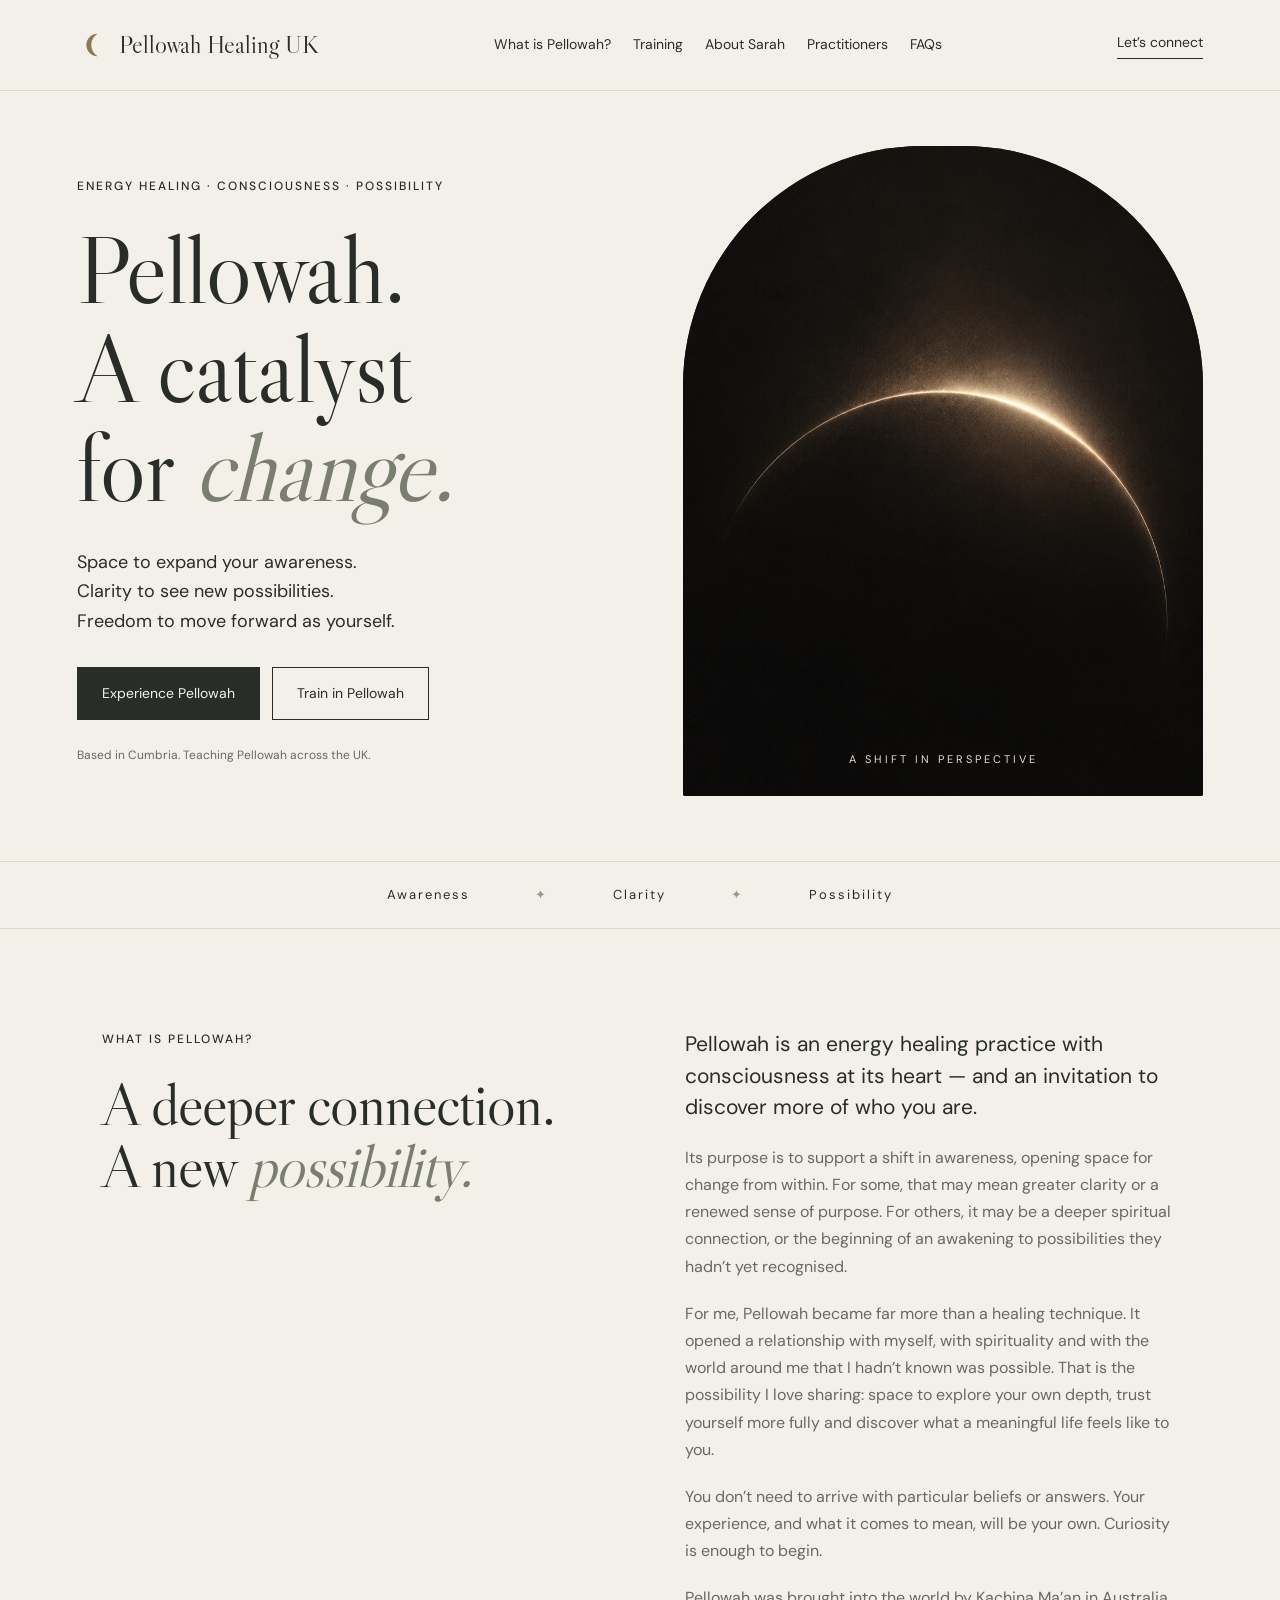
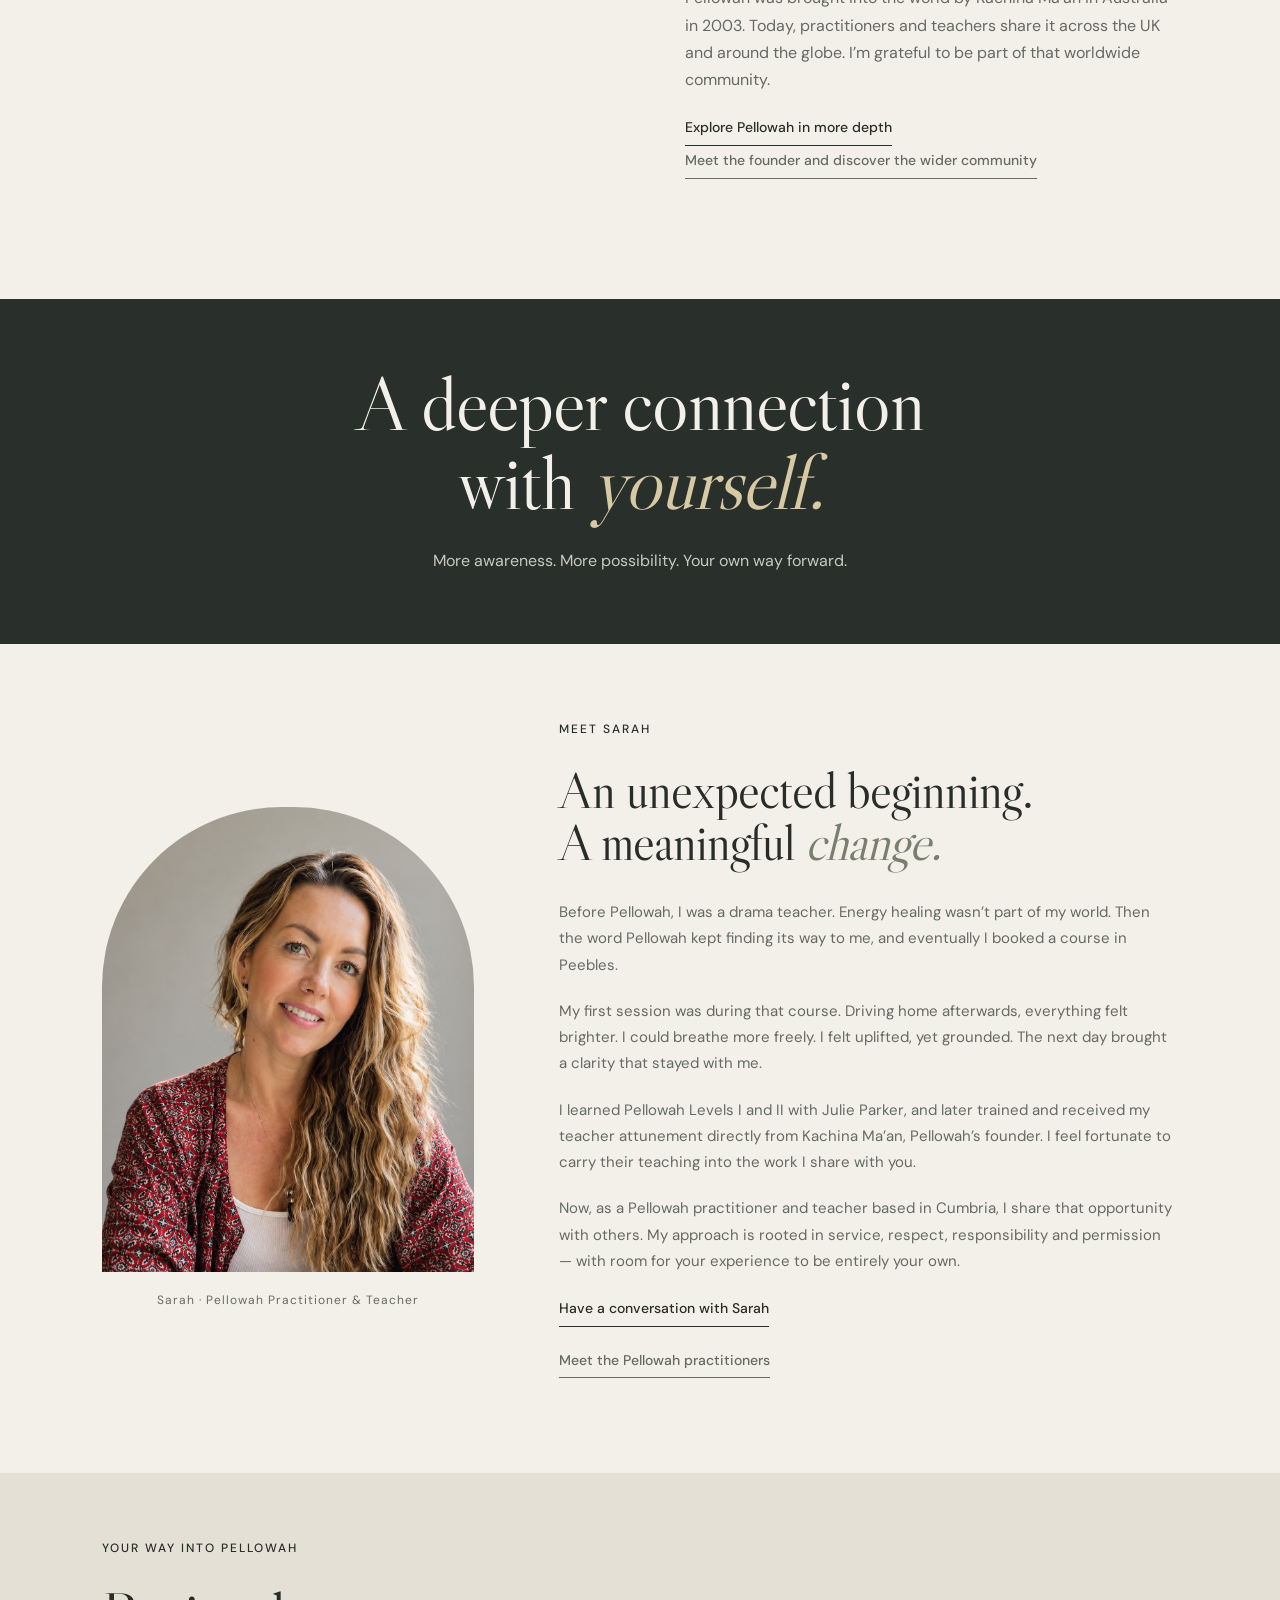
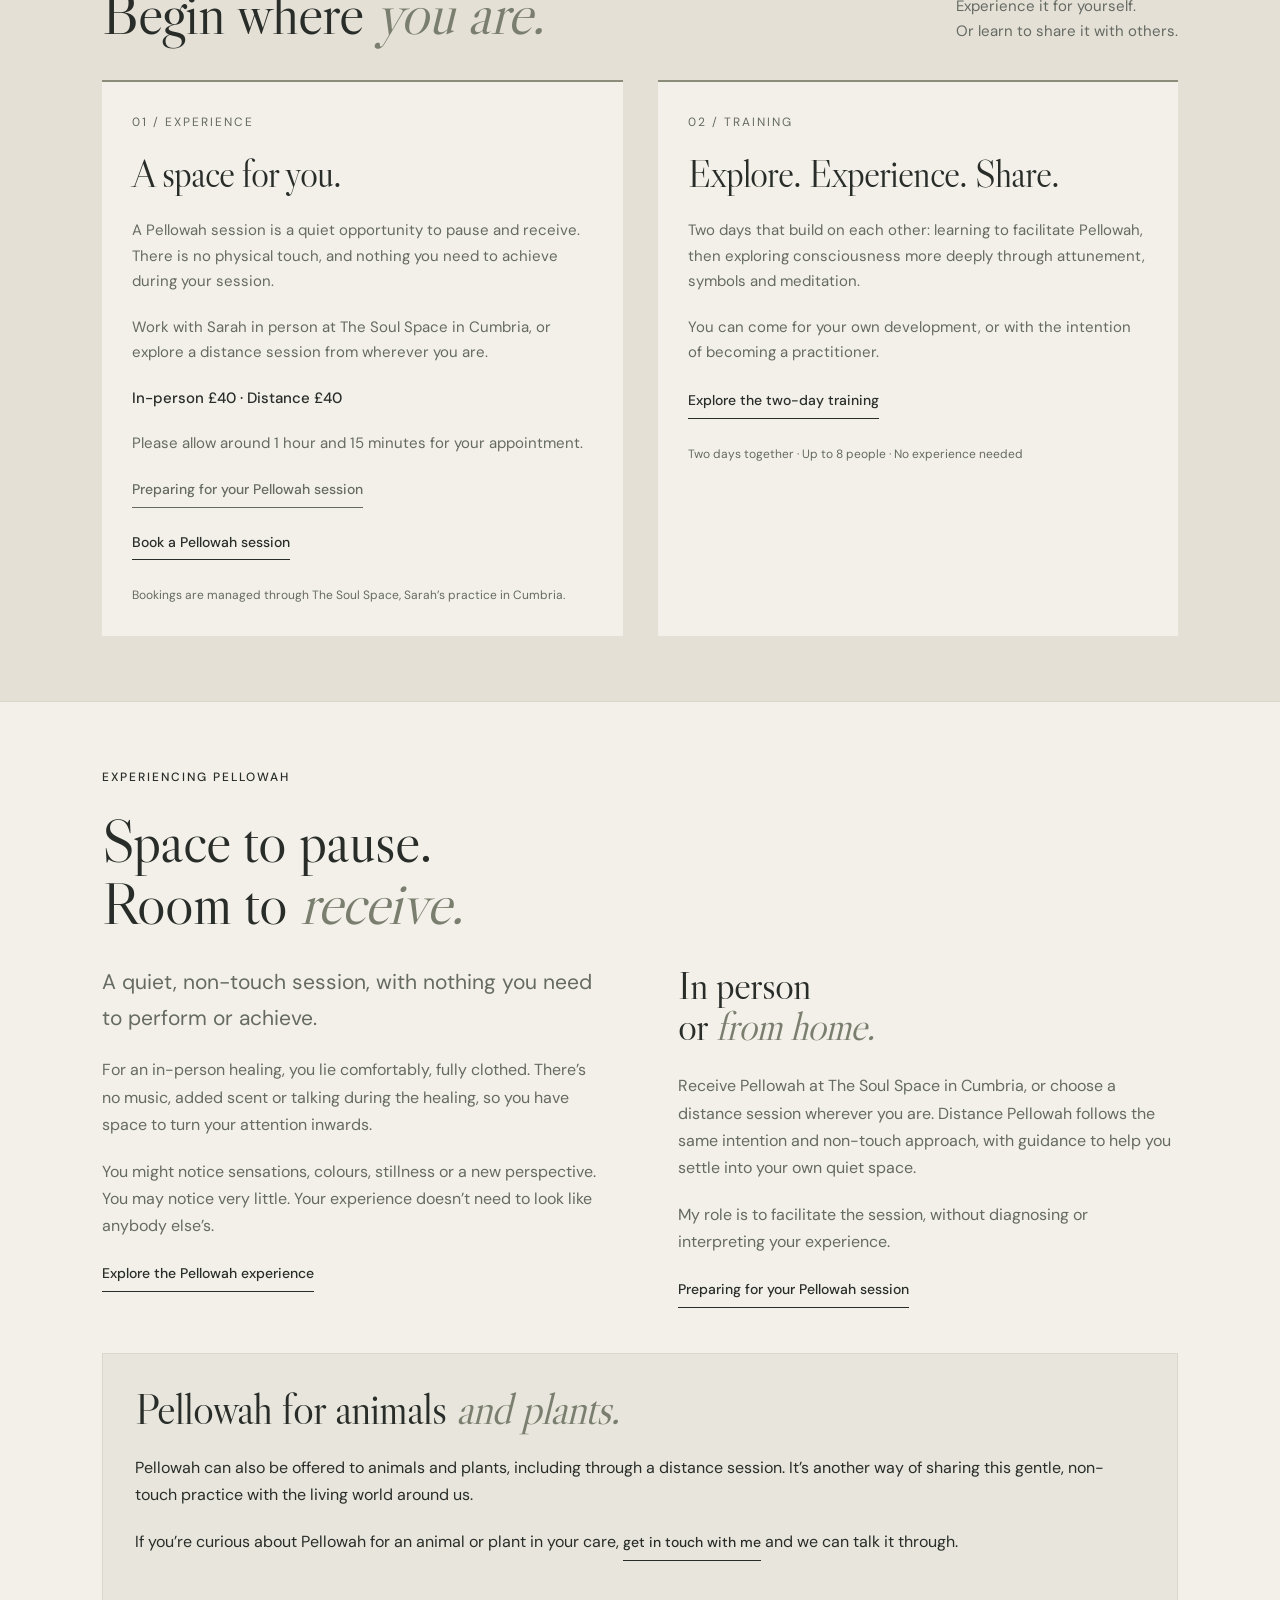
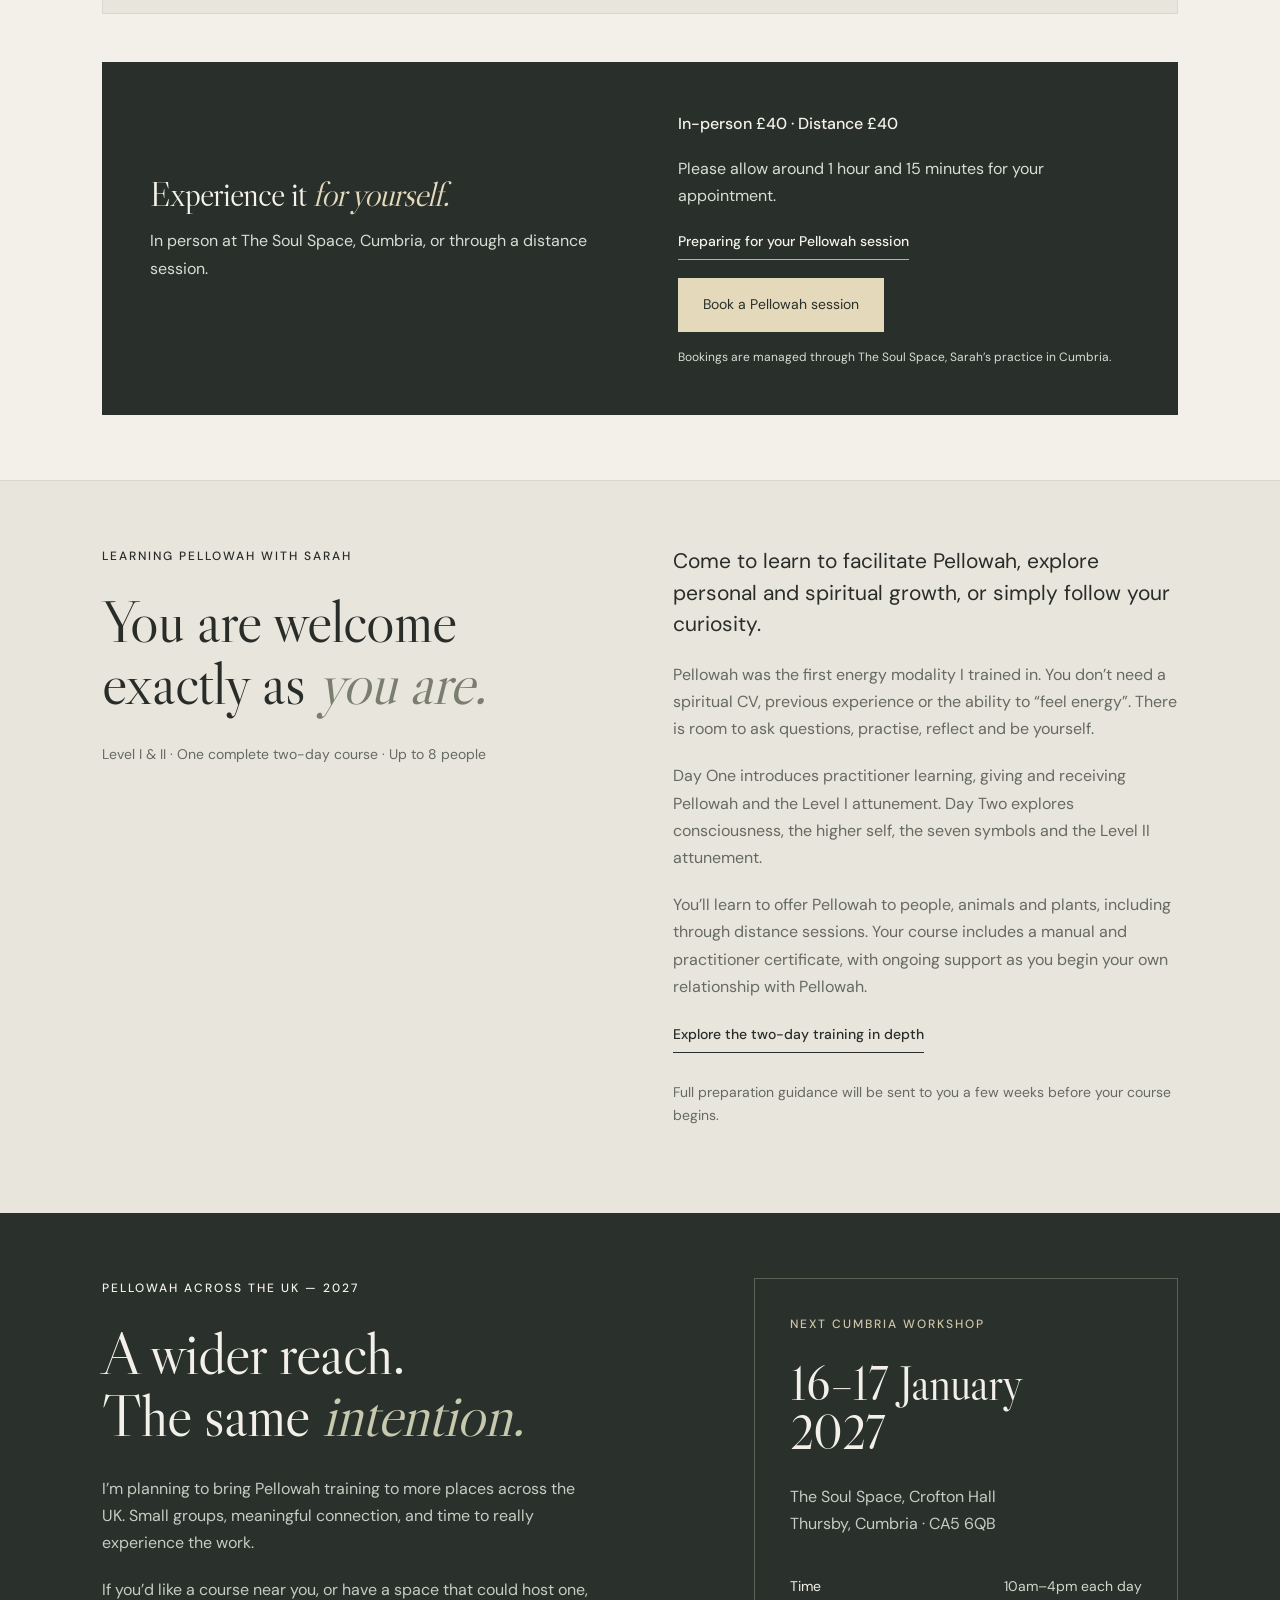
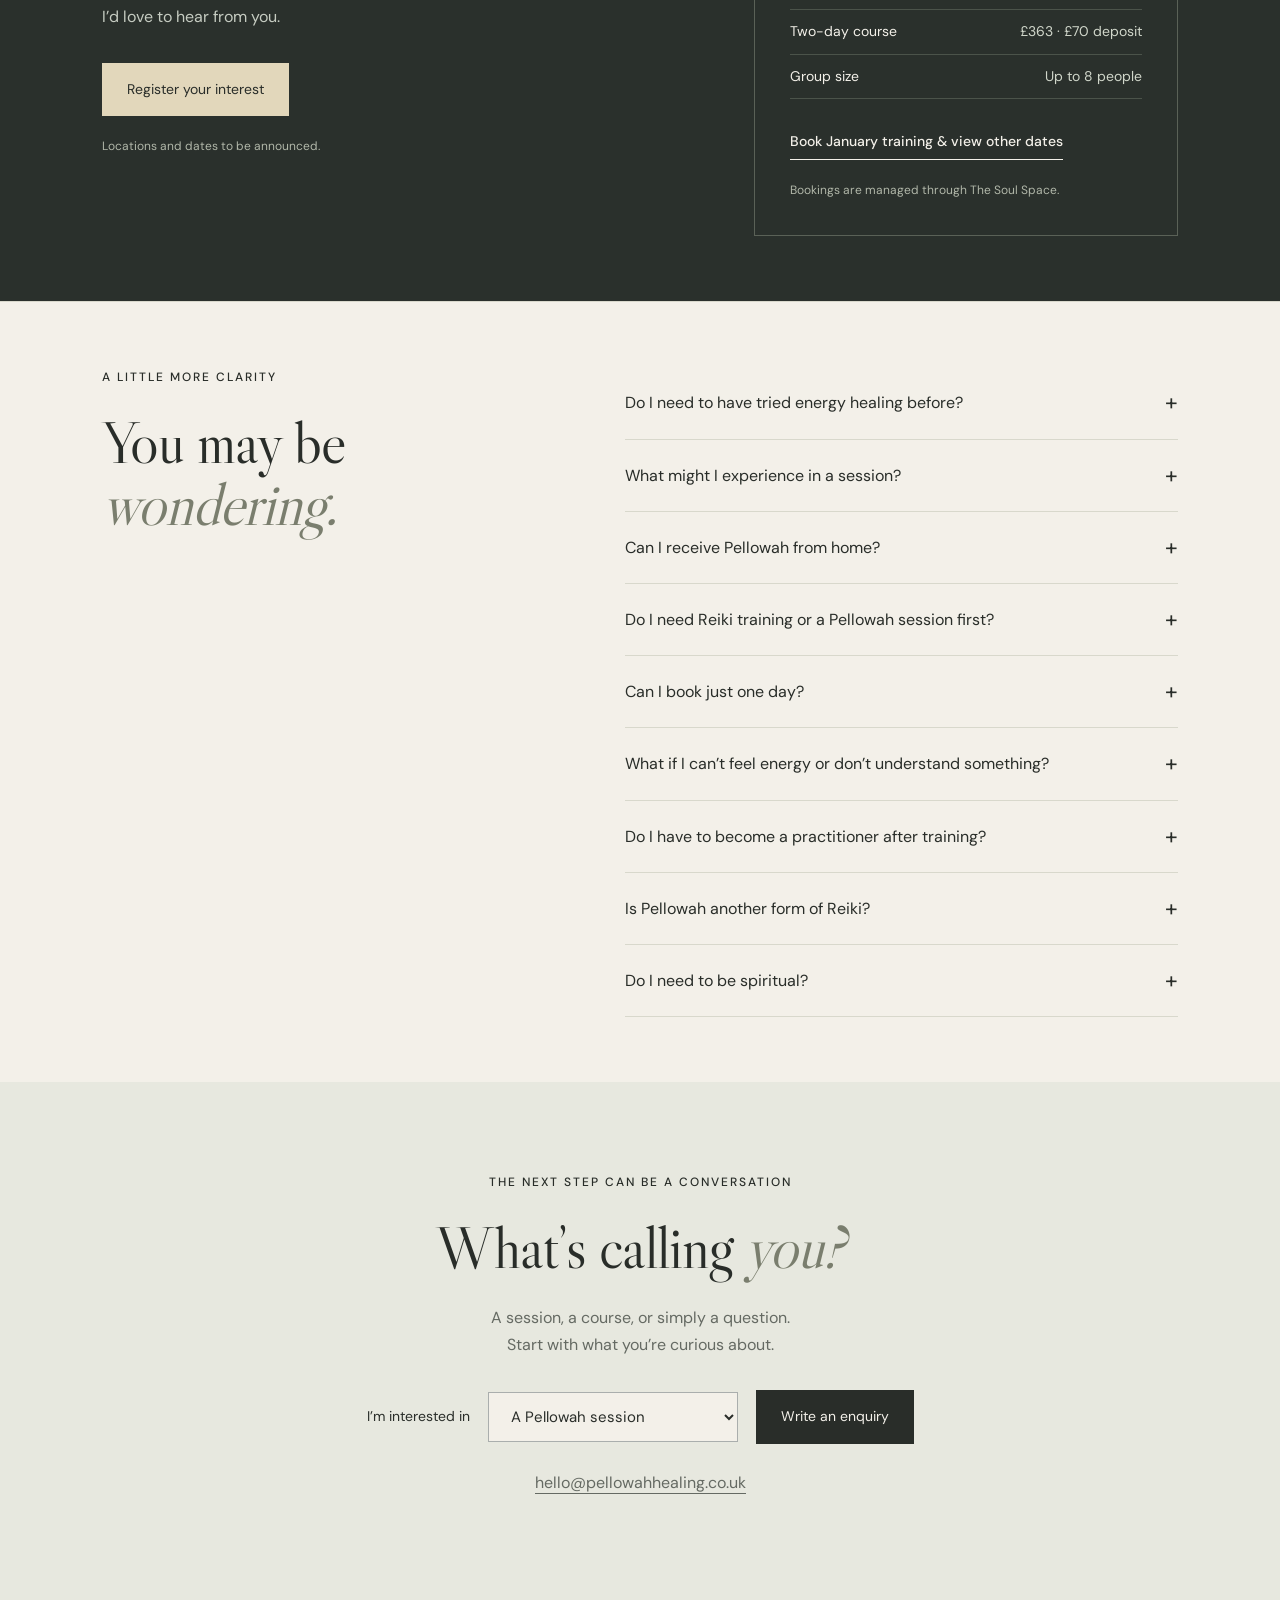
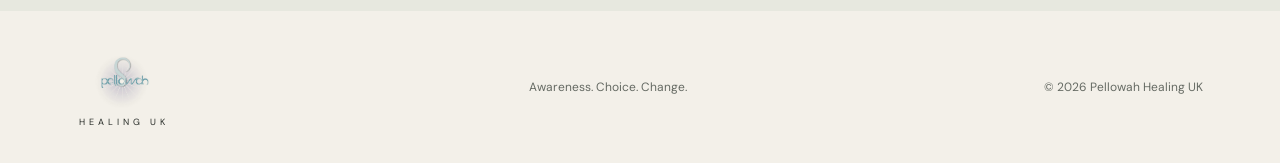
<file: index.html>
<!doctype html>
<html lang="en-GB"><head><meta charset="UTF-8"><meta name="viewport" content="width=device-width,initial-scale=1"><title>Pellowah Healing | Energy Healing &amp; Training in Cumbria &amp; UK | Sarah Watt</title><meta name="description" content="Pellowah energy healing for people, animals and plants, plus practitioner training with Sarah Watt in Cumbria and across the UK. In-person and distance sessions."><link rel="icon" href="data:image/svg+xml,%3Csvg xmlns='http://www.w3.org/2000/svg' viewBox='0 0 32 32'%3E%3Crect width='32' height='32' rx='16' fill='%23262825'/%3E%3Cpath d='M21 6a11 11 0 100 20A13 13 0 0121 6' fill='%23e5d9bb'/%3E%3C/svg%3E"><link rel="stylesheet" href="style.css"><script type="application/ld+json">{"@context": "https://schema.org", "@graph": [{"@type": "Organization", "name": "Pellowah Healing UK", "url": "https://pellowahhealing.co.uk/", "email": "hello@pellowahhealing.co.uk", "founder": {"@type": "Person", "name": "Sarah Watt", "jobTitle": "Pellowah Teacher and Practitioner"}, "areaServed": {"@type": "Country", "name": "United Kingdom"}}, {"@type": "WebSite", "name": "Pellowah Healing UK", "url": "https://pellowahhealing.co.uk/", "inLanguage": "en-GB"}]}</script><link rel="canonical" href="https://pellowahhealing.co.uk/"><meta property="og:type" content="website"><meta property="og:site_name" content="Pellowah Healing UK"><meta property="og:title" content="Pellowah Healing | Energy Healing &amp; Training in Cumbria &amp; UK | Sarah Watt"><meta property="og:description" content="Pellowah energy healing for people, animals and plants, plus practitioner training with Sarah Watt in Cumbria and across the UK. In-person and distance sessions."><meta property="og:url" content="https://pellowahhealing.co.uk/"><meta name="twitter:card" content="summary"><meta name="twitter:title" content="Pellowah Healing | Energy Healing &amp; Training in Cumbria &amp; UK | Sarah Watt"><meta name="twitter:description" content="Pellowah energy healing for people, animals and plants, plus practitioner training with Sarah Watt in Cumbria and across the UK. In-person and distance sessions."></head><body class="homepage">
<a class="skip" href="#main">Skip to content</a><header><a class="brand official-brand" href="#" aria-label="Pellowah Healing UK home"><svg class="brand-icon" viewBox="0 0 32 32" width="30" height="30" aria-hidden="true"><path d="M22 4a12 12 0 1 0 0 24A14 14 0 0 1 22 4Z" fill="currentColor"/></svg><span class="brand-name">Pellowah Healing UK</span></a><nav aria-label="Main navigation"><a href="#pellowah">What is Pellowah?</a><a href="#training">Training</a><a href="#sarah">About Sarah</a><a href="practitioners.html">Practitioners</a><a href="#questions">FAQs</a></nav><a class="header-cta" href="#connect">Let’s connect</a><button class="mobile-menu-button" type="button" aria-expanded="false" aria-controls="mobile-navigation">Menu <span aria-hidden="true">☰</span></button><nav class="mobile-navigation" id="mobile-navigation" aria-label="Mobile navigation" hidden><a href="index.html">Home</a><a href="discover.html">Discover Pellowah</a><a href="training.html">Training</a><a href="practitioners.html">Practitioners</a><a href="preparation.html">Session preparation</a><a href="index.html#sarah">Meet Sarah</a><a href="index.html#connect">Contact & enquiries</a></nav></header>
<main id="main"><section class="hero"><div class="hero-copy"><p class="eyebrow">ENERGY HEALING · CONSCIOUSNESS · POSSIBILITY</p><h1>Pellowah.<br>A catalyst<br>for <em>change.</em></h1><p class="intro">Space to expand your awareness.<br>Clarity to see new possibilities.<br>Freedom to move forward as yourself.</p><div class="actions"><a class="button" href="#session-details">Experience Pellowah</a><a class="button outline" href="#training">Train in Pellowah</a></div><p class="hero-note">Based in Cumbria. Teaching Pellowah across the UK.</p></div><div class="hero-art"><img src="hero.png" alt="An ivory arc of light emerging from a dark, spacious background"><span class="art-label">A SHIFT IN PERSPECTIVE</span></div></section>
<div class="principles"><span>Awareness</span><i>✦</i><span>Clarity</span><i>✦</i><span>Possibility</span></div>
<section id="pellowah" class="section introduction"><div><p class="eyebrow">WHAT IS PELLOWAH?</p><h2>A deeper connection.<br>A new <em>possibility.</em></h2></div><div class="text"><p class="lead">Pellowah is an energy healing practice with consciousness at its heart — and an invitation to discover more of who you are.</p><p>Its purpose is to support a shift in awareness, opening space for change from within. For some, that may mean greater clarity or a renewed sense of purpose. For others, it may be a deeper spiritual connection, or the beginning of an awakening to possibilities they hadn’t yet recognised.</p><p>For me, Pellowah became far more than a healing technique. It opened a relationship with myself, with spirituality and with the world around me that I hadn’t known was possible. That is the possibility I love sharing: space to explore your own depth, trust yourself more fully and discover what a meaningful life feels like to you.</p><p>You don’t need to arrive with particular beliefs or answers. Your experience, and what it comes to mean, will be your own. Curiosity is enough to begin.</p><p>Pellowah was brought into the world by Kachina Ma’an in Australia in 2003. Today, practitioners and teachers share it across the UK and around the globe. I’m grateful to be part of that worldwide community.</p><a class="text-link" href="discover.html">Explore Pellowah in more depth</a><p><a class="text-link" href="discover.html#worldwide-community">Meet the founder and discover the wider community</a></p></div></section>
<section class="manifesto"><h2>A deeper connection<br>with <em>yourself.</em></h2><p class="connection-line">More awareness. More possibility. Your own way forward.</p></section>
<section class="section about" id="sarah"><figure class="sarah-portrait"><img src="sarah-portrait.png" alt="Sarah, Pellowah practitioner and teacher" loading="lazy" width="1180" height="1333"><figcaption>Sarah · Pellowah Practitioner &amp; Teacher</figcaption></figure><div><p class="eyebrow">MEET SARAH</p><h2>An unexpected beginning.<br>A meaningful <em>change.</em></h2><p>Before Pellowah, I was a drama teacher. Energy healing wasn’t part of my world. Then the word Pellowah kept finding its way to me, and eventually I booked a course in Peebles.</p><p>My first session was during that course. Driving home afterwards, everything felt brighter. I could breathe more freely. I felt uplifted, yet grounded. The next day brought a clarity that stayed with me.</p><p>I learned Pellowah Levels I and II with Julie Parker, and later trained and received my teacher attunement directly from Kachina Ma’an, Pellowah’s founder. I feel fortunate to carry their teaching into the work I share with you.</p><p>Now, as a Pellowah practitioner and teacher based in Cumbria, I share that opportunity with others. My approach is rooted in service, respect, responsibility and permission — with room for your experience to be entirely your own.</p><a class="text-link" href="#connect">Have a conversation with Sarah</a><p class="directory-link"><a class="text-link" href="practitioners.html">Meet the Pellowah practitioners</a></p></div></section>
<section class="section pathways"><div class="section-top"><div><p class="eyebrow">YOUR WAY INTO PELLOWAH</p><h2>Begin where <em>you are.</em></h2></div><p>Experience it for yourself.<br>Or learn to share it with others.</p></div><div class="path-grid"><article id="experience" class="path"><span class="number">01 / EXPERIENCE</span><h3>A space for you.</h3><p>A Pellowah session is a quiet opportunity to pause and receive. There is no physical touch, and nothing you need to achieve during your session.</p><p>Work with Sarah in person at The Soul Space in Cumbria, or explore a distance session from wherever you are.</p><p class="session-price">In-person £40 · Distance £40</p><p class="appointment-time">Please allow around 1 hour and 15 minutes for your appointment.</p><p><a class="text-link" href="preparation.html">Preparing for your Pellowah session</a></p><a class="text-link" href="https://www.the-soul-space.co.uk/book-online?category=a3ddec58-8c85-473c-8b43-00086e5dc6c0">Book a Pellowah session</a><small>Bookings are managed through The Soul Space, Sarah’s practice in Cumbria.</small></article><article id="training" class="path"><span class="number">02 / TRAINING</span><h3>Explore. Experience. Share.</h3><p>Two days that build on each other: learning to facilitate Pellowah, then exploring consciousness more deeply through attunement, symbols and meditation.</p><p>You can come for your own development, or with the intention of becoming a practitioner.</p><a class="text-link" href="training.html">Explore the two-day training</a><small>Two days together · Up to 8 people · No experience needed</small></article></div></section>
<section class="section session-details" id="session-details"><div class="session-heading"><p class="eyebrow">EXPERIENCING PELLOWAH</p><h2>Space to pause.<br>Room to <em>receive.</em></h2></div><div class="session-practice"><div><p class="lead">A quiet, non-touch session, with nothing you need to perform or achieve.</p><p>For an in-person healing, you lie comfortably, fully clothed. There’s no music, added scent or talking during the healing, so you have space to turn your attention inwards.</p><p>You might notice sensations, colours, stillness or a new perspective. You may notice very little. Your experience doesn’t need to look like anybody else’s.</p><a class="text-link" href="discover.html#session-details">Explore the Pellowah experience</a></div><div><h3>In person<br>or <em>from home.</em></h3><p>Receive Pellowah at The Soul Space in Cumbria, or choose a distance session wherever you are. Distance Pellowah follows the same intention and non-touch approach, with guidance to help you settle into your own quiet space.</p><p>My role is to facilitate the session, without diagnosing or interpreting your experience.</p><a class="text-link" href="preparation.html">Preparing for your Pellowah session</a></div></div><div class="pellowah-living-world"><h3>Pellowah for animals <em>and plants.</em></h3><p>Pellowah can also be offered to animals and plants, including through a distance session. It’s another way of sharing this gentle, non-touch practice with the living world around us.</p><p>If you’re curious about Pellowah for an animal or plant in your care, <a class="text-link" href="mailto:hello@pellowahhealing.co.uk">get in touch with me</a> and we can talk it through.</p></div><div class="session-booking"><div><h3>Experience it <em>for yourself.</em></h3><p>In person at The Soul Space, Cumbria, or through a distance session.</p></div><div><p class="session-price">In-person £40 · Distance £40</p><p class="appointment-time">Please allow around 1 hour and 15 minutes for your appointment.</p><p><a class="text-link" href="preparation.html">Preparing for your Pellowah session</a></p><a class="button" href="https://www.the-soul-space.co.uk/book-online?category=a3ddec58-8c85-473c-8b43-00086e5dc6c0">Book a Pellowah session</a><small>Bookings are managed through The Soul Space, Sarah’s practice in Cumbria.</small></div></div>
</section>
<section class="section training-details" id="training-details"><div class="training-welcome"><div><p class="eyebrow">LEARNING PELLOWAH WITH SARAH</p><h2>You are welcome<br>exactly as <em>you are.</em></h2><p class="training-format">Level I & II · One complete two-day course · Up to 8 people</p></div><div class="text"><p class="lead">Come to learn to facilitate Pellowah, explore personal and spiritual growth, or simply follow your curiosity.</p><p>Pellowah was the first energy modality I trained in. You don’t need a spiritual CV, previous experience or the ability to “feel energy”. There is room to ask questions, practise, reflect and be yourself.</p><p>Day One introduces practitioner learning, giving and receiving Pellowah and the Level I attunement. Day Two explores consciousness, the higher self, the seven symbols and the Level II attunement.</p><p>You’ll learn to offer Pellowah to people, animals and plants, including through distance sessions. Your course includes a manual and practitioner certificate, with ongoing support as you begin your own relationship with Pellowah.</p><a class="text-link" href="training.html">Explore the two-day training in depth</a><p class="training-format">Full preparation guidance will be sent to you a few weeks before your course begins.</p></div></div></section>
<section class="tour" id="dates"><div><p class="eyebrow">PELLOWAH ACROSS THE UK — 2027</p><h2>A wider reach.<br>The same <em>intention.</em></h2><p>I’m planning to bring Pellowah training to more places across the UK. Small groups, meaningful connection, and time to really experience the work.</p><p>If you’d like a course near you, or have a space that could host one, I’d love to hear from you.</p><a class="button light" href="#connect" data-topic="UK training in 2027">Register your interest</a><small>Locations and dates to be announced.</small></div><aside class="next-course"><p class="eyebrow">NEXT CUMBRIA WORKSHOP</p><h3>16–17 January<br>2027</h3><p>The Soul Space, Crofton Hall<br>Thursby, Cumbria · CA5 6QB</p><dl><div><dt>Time</dt><dd>10am–4pm each day</dd></div><div><dt>Two-day course</dt><dd>£363 · £70 deposit</dd></div><div><dt>Group size</dt><dd>Up to 8 people</dd></div></dl><a class="text-link" href="https://www.the-soul-space.co.uk/book-online?category=9e6a947b-319b-44cc-8bf9-009da65b8f4c">Book January training &amp; view other dates</a><small>Bookings are managed through The Soul Space.</small></aside></section>

<section class="section faq" id="questions"><div><p class="eyebrow">A LITTLE MORE CLARITY</p><h2>You may be <em>wondering.</em></h2></div><div><details><summary>Do I need to have tried energy healing before?</summary><p>No. You’re welcome to come with no previous experience. Sarah can talk you through what to expect and answer your questions before you decide.</p></details><details><summary>What might I experience in a session?</summary><p>People describe a range of experiences, including colours, sensations, insights or a sense of stillness. Some notice very little at the time. There is no experience you need to have, and individual responses vary.</p></details><details><summary>Can I receive Pellowah from home?</summary><p>Yes. Sarah offers distance sessions as well as in-person sessions. Get in touch to discuss a time and the preparation guidance.</p></details><details><summary>Do I need Reiki training or a Pellowah session first?</summary><p>No. Pellowah was the first energy modality I trained in. Some people try a session before training; others feel curious and come straight to the course. Neither route is required.</p></details><details><summary>Can I book just one day?</summary><p>I offer the two days together as one complete course. Each day has a different purpose, and they build on each other.</p></details><details><summary>What if I can’t feel energy or don’t understand something?</summary><p>You don’t need to feel tingling, see colours or have any particular experience. Some people notice a lot; others notice very little. Your experience is your own.</p><p>If something doesn’t make sense, ask me. Ask the obvious question, the strange question, or ask me to explain it again. I want learning to feel like a conversation.</p></details><details><summary>Do I have to become a practitioner after training?</summary><p>No. The course teaches you to facilitate Pellowah, but you can come entirely for your own development. You don’t need to begin offering sessions afterwards.</p></details><details><summary>Is Pellowah another form of Reiki?</summary><p>No. Pellowah is a separate modality with its own teachings and approach. In my experience, it feels very different too.</p><p>Within Pellowah teachings, it is described as 100% pure source energy, operating at a higher frequency than Reiki and working with consciousness and DNA to support change.</p><p>The practitioner’s role is to facilitate that energy. We don’t diagnose, scan chakras, sense or interpret blockages, or decide where the energy needs to go. I describe it as being like a clear glass tube, without adding my own energy or interpretation.</p><p>Pellowah is completely non-touch, and the session is deliberately quiet: no music, added scents, sound accompaniment or talking during the healing. This gives you space to turn your attention inwards and experience Pellowah for yourself.</p></details><details><summary>Do I need to be spiritual?</summary><p>No. You don’t need to share my beliefs or use particular language. You’re welcome to question what you hear and explore it for yourself. For me, curiosity is enough.</p></details></div></section>
<section class="connect" id="connect"><p class="eyebrow">THE NEXT STEP CAN BE A CONVERSATION</p><h2>What’s calling <em>you?</em></h2><p>A session, a course, or simply a question.<br>Start with what you’re curious about.</p><div class="interest"><label for="topic">I’m interested in</label><select id="topic"><option>A Pellowah session</option><option>The January workshop</option><option>UK training in 2027</option><option>Hosting a course</option><option>Asking a question</option></select><button class="button" id="prepare">Write an enquiry</button></div><div id="enquiry" class="enquiry" hidden><label for="message">Your enquiry — add your details, then open it in your email app.</label><textarea id="message" rows="4"></textarea><a id="send-email" class="button" href="mailto:hello@pellowahhealing.co.uk">Open in email</a> <button id="copy" class="text-link">Copy enquiry</button><p class="copy-status" role="status"></p></div><p class="contact-email"><a href="mailto:hello@pellowahhealing.co.uk">hello@pellowahhealing.co.uk</a></p></section>
</main><footer><a class="brand official-brand" href="#" aria-label="Pellowah Healing UK home"><img src="pellowah-logo.jpg" alt="Pellowah"><small>HEALING UK</small></a><p>Awareness. Choice. Change.</p><span>© 2026 Pellowah Healing UK</span></footer><button class="back-to-top" type="button" aria-label="Back to top of page" hidden>Back to top</button><script src="script.js"></script><script src="menu.js"></script><script src="motion.js"></script></body></html>
</file>
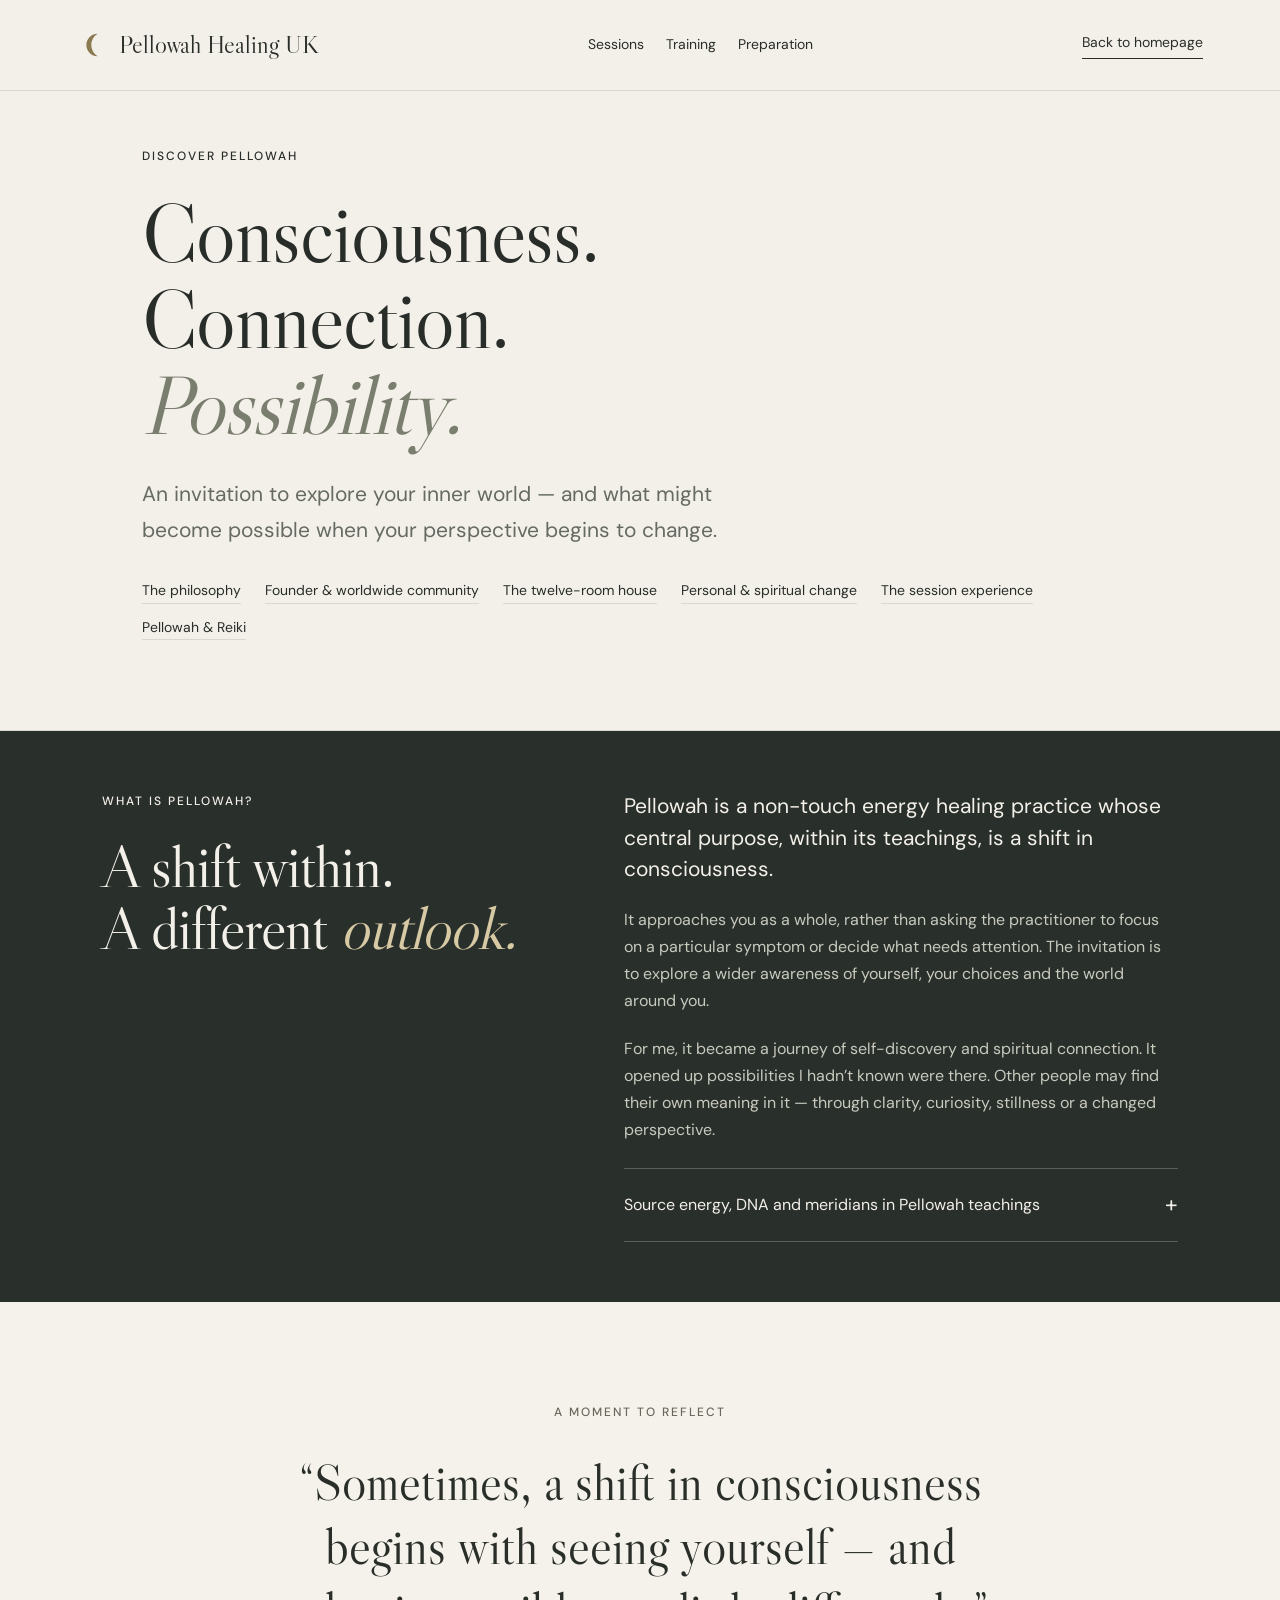
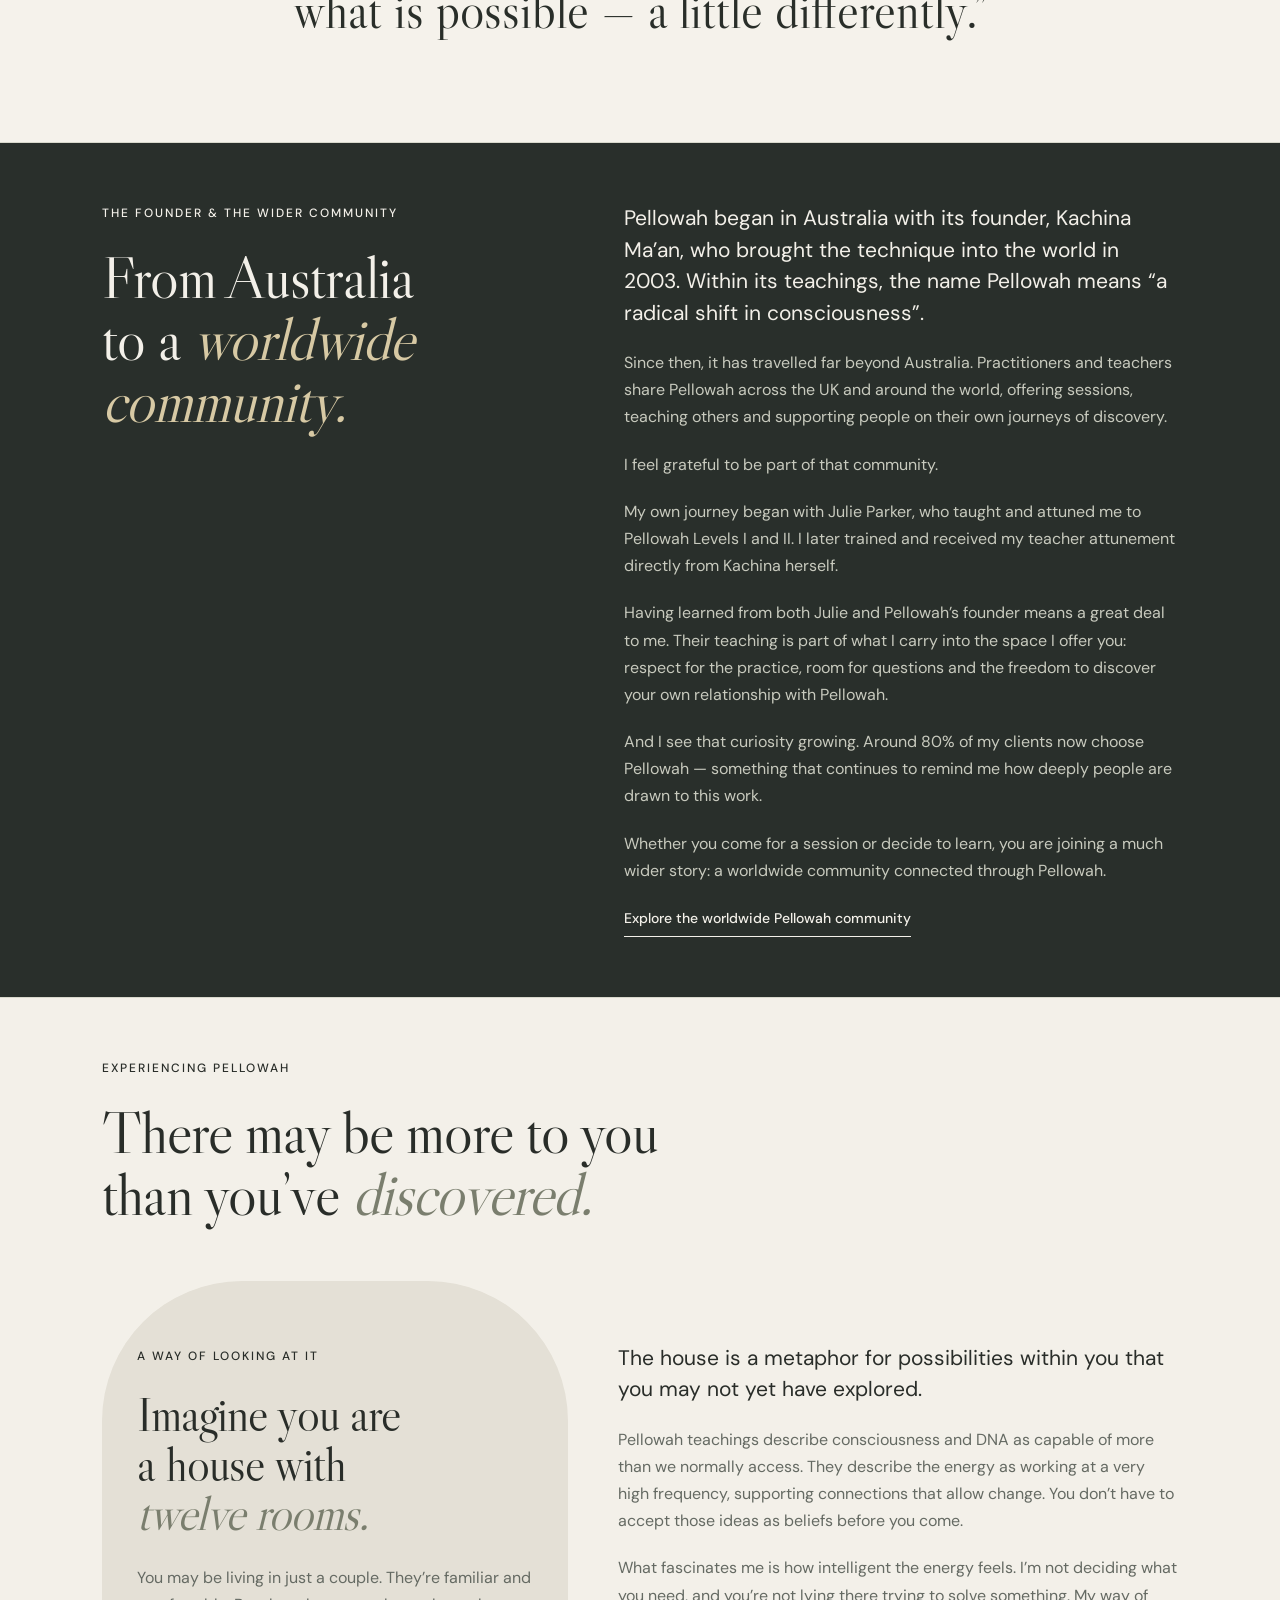
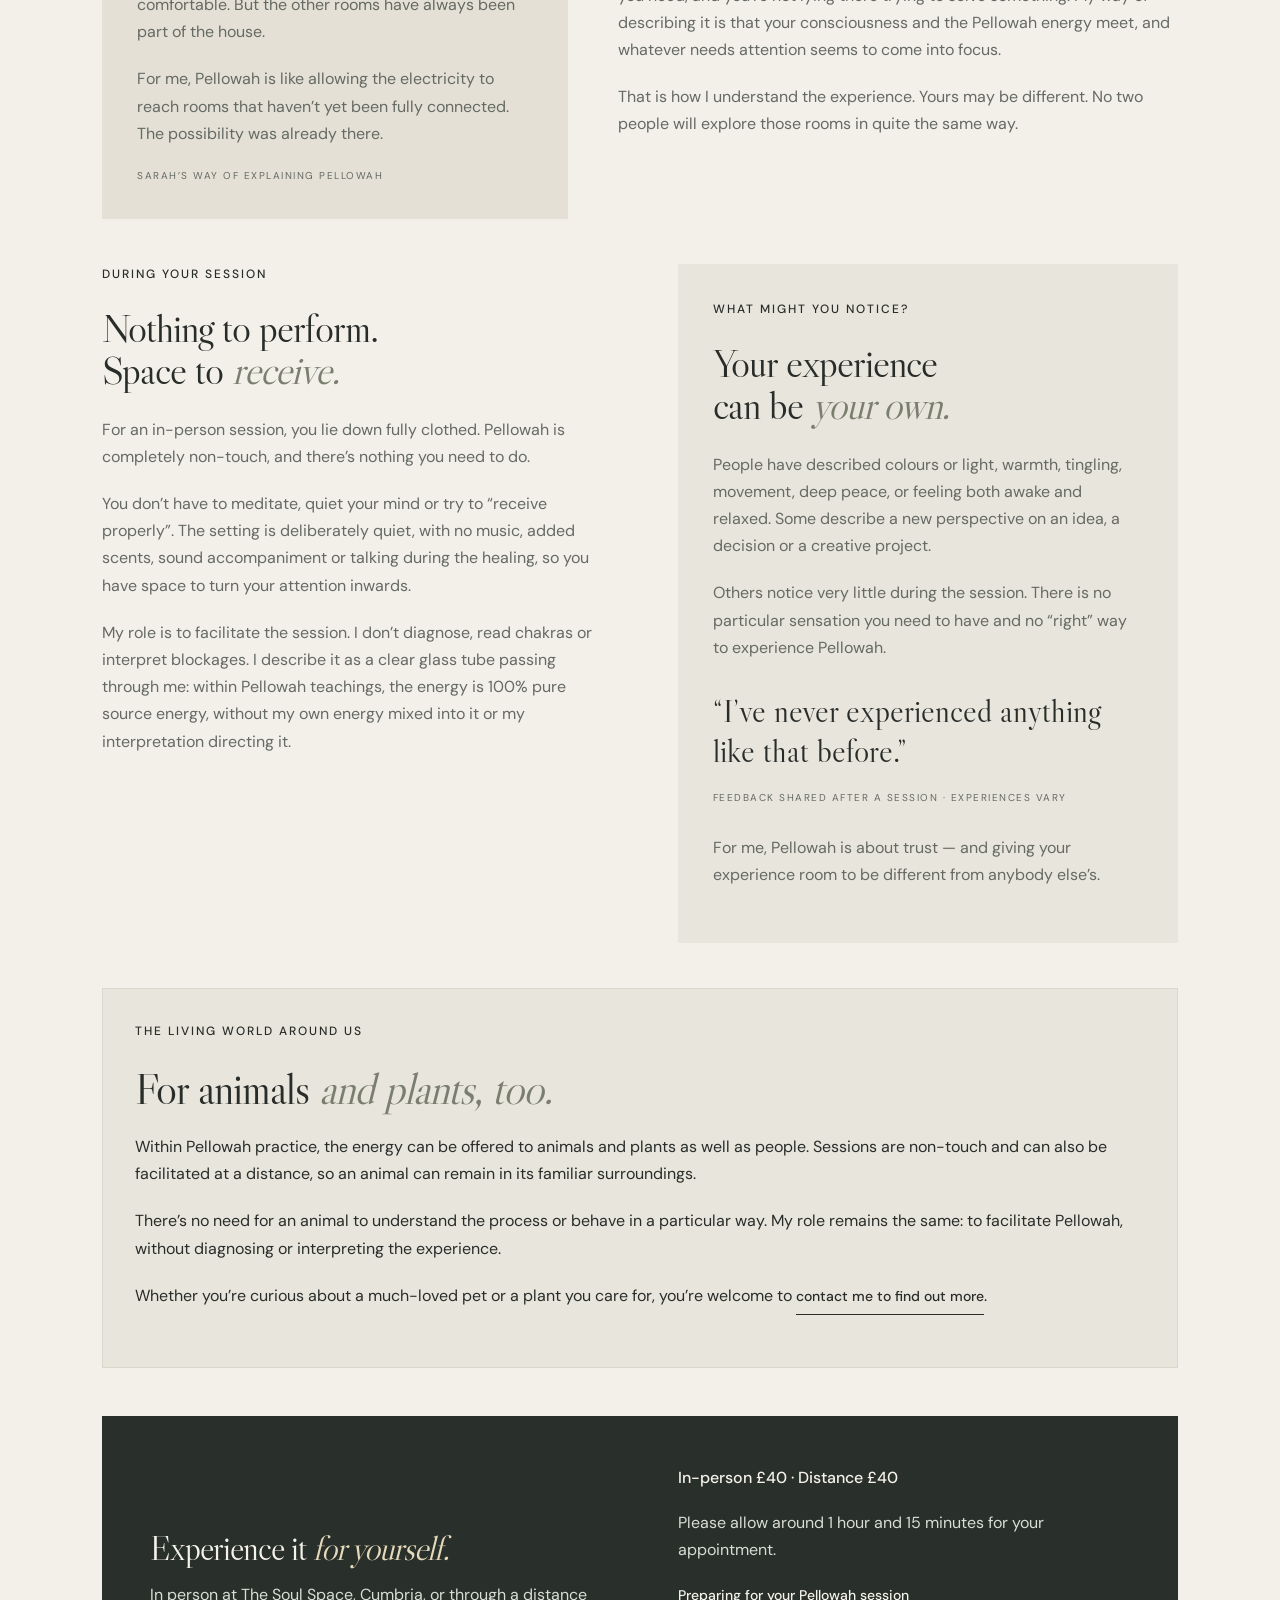
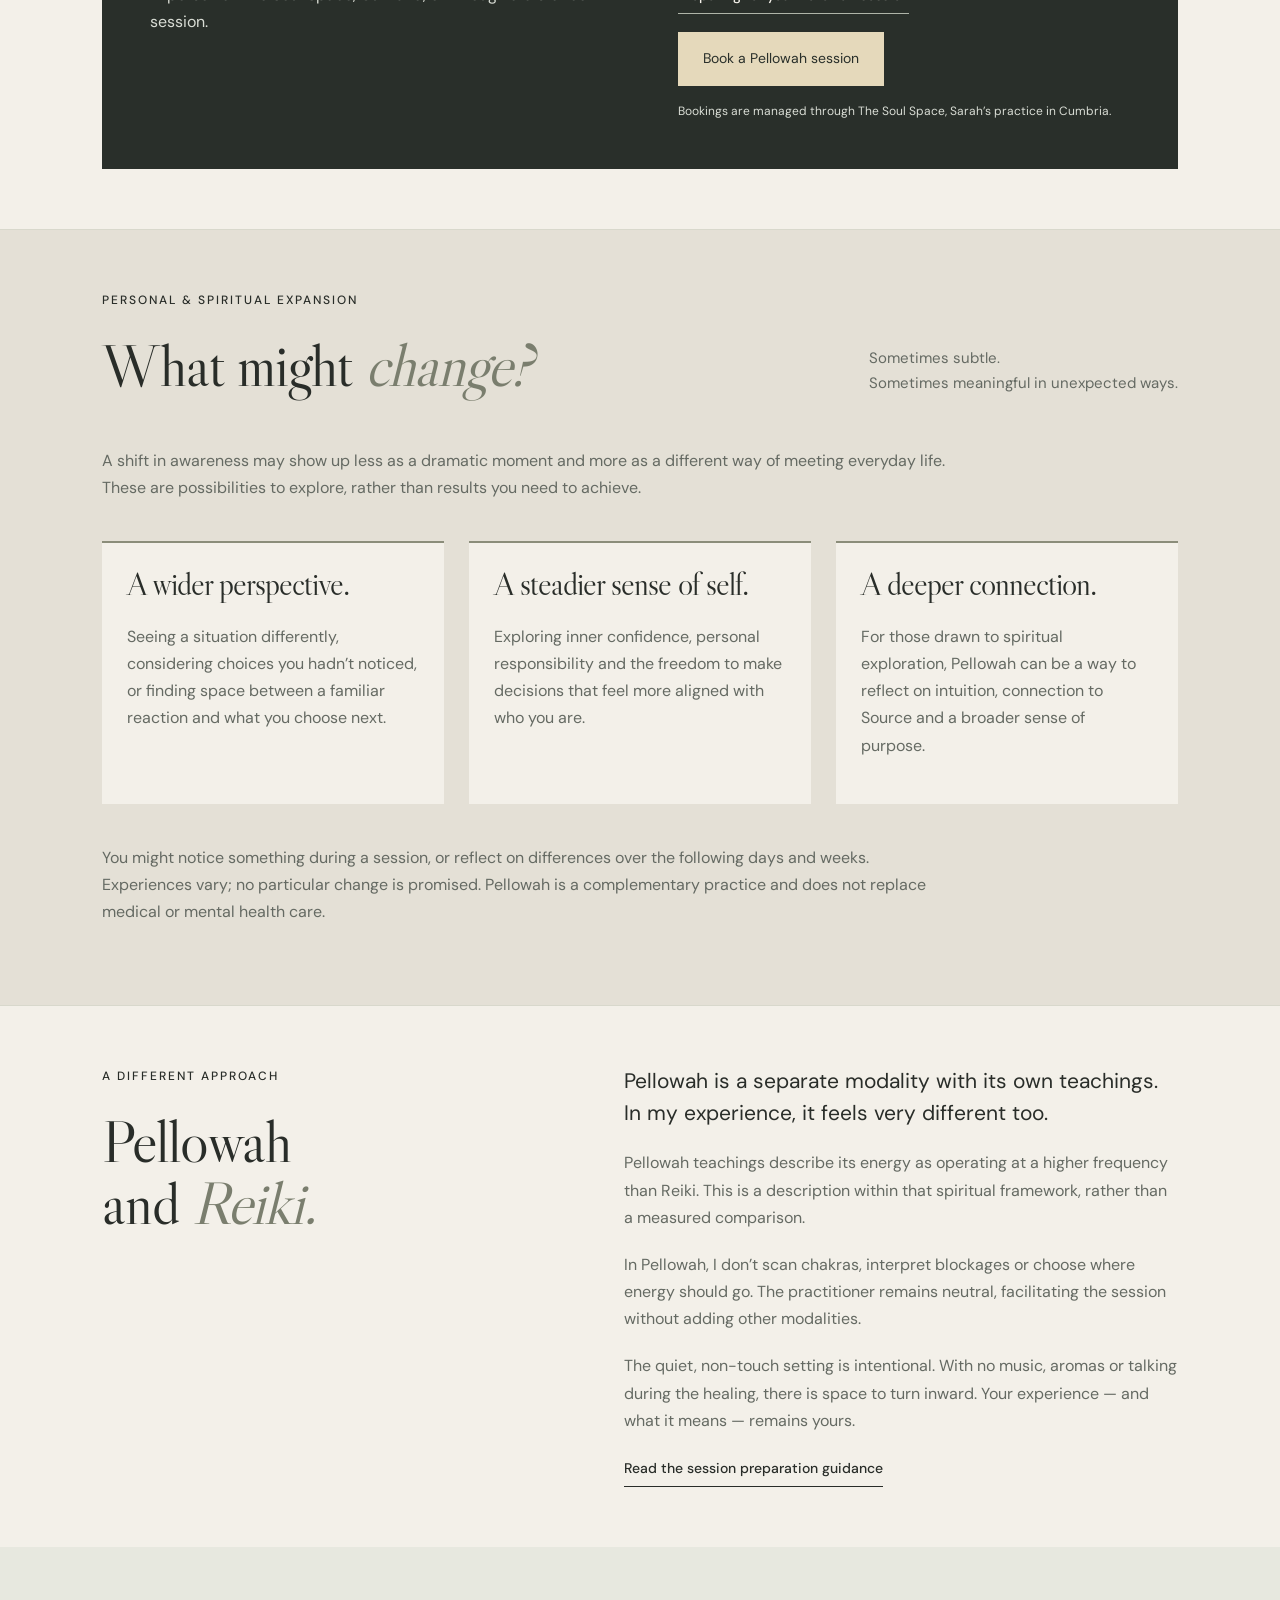
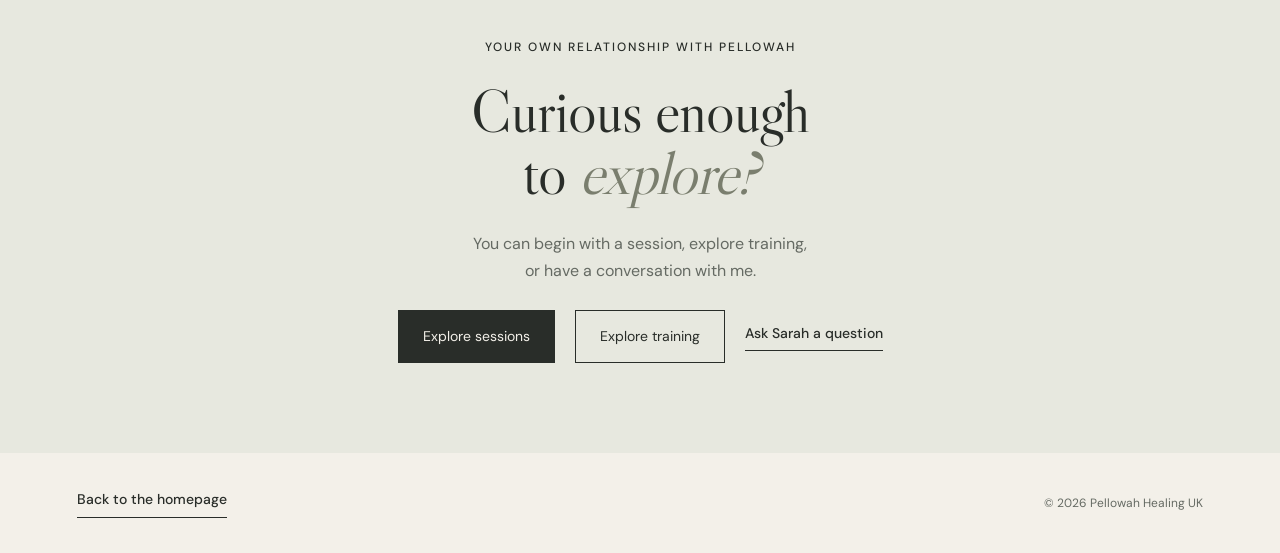
<file: discover.html>
<!doctype html>
<html lang="en-GB"><head><meta charset="UTF-8"><meta name="viewport" content="width=device-width,initial-scale=1"><title>What Is Pellowah? | Pellowah Healing UK</title><meta name="description" content="Discover Pellowah energy healing for people, animals and plants. Explore consciousness, the session experience and distance Pellowah with Sarah Watt in Cumbria."><link rel="icon" href="data:image/svg+xml,%3Csvg xmlns='http://www.w3.org/2000/svg' viewBox='0 0 32 32'%3E%3Crect width='32' height='32' rx='16' fill='%23262825'/%3E%3Cpath d='M21 6a11 11 0 100 20A13 13 0 0121 6' fill='%23e5d9bb'/%3E%3C/svg%3E"><link rel="stylesheet" href="style.css"><link rel="canonical" href="https://pellowahhealing.co.uk/discover.html"></head><body class="discover-page"><a class="skip" href="#main">Skip to content</a><header><a class="brand official-brand" href="index.html" aria-label="Pellowah Healing UK home"><svg class="brand-icon" viewBox="0 0 32 32" width="30" height="30" aria-hidden="true"><path d="M22 4a12 12 0 1 0 0 24A14 14 0 0 1 22 4Z" fill="currentColor"/></svg><span class="brand-name">Pellowah Healing UK</span></a><nav aria-label="Main navigation"><a href="index.html#session-details">Sessions</a><a href="index.html#training-details">Training</a><a href="preparation.html">Preparation</a></nav><a class="header-cta" href="index.html">Back to homepage</a><button class="mobile-menu-button" type="button" aria-expanded="false" aria-controls="mobile-navigation">Menu <span aria-hidden="true">☰</span></button><nav class="mobile-navigation" id="mobile-navigation" aria-label="Mobile navigation" hidden><a href="index.html">Home</a><a href="discover.html">Discover Pellowah</a><a href="training.html">Training</a><a href="practitioners.html">Practitioners</a><a href="preparation.html">Session preparation</a><a href="index.html#sarah">Meet Sarah</a><a href="index.html#connect">Contact & enquiries</a></nav></header><main id="main">
<section class="discover-hero discover-moon-hero"><div class="discover-moon-copy"><p class="eyebrow">DISCOVER PELLOWAH</p><h1>Consciousness.<br>Connection.<br><em>Possibility.</em></h1><p class="lead">An invitation to explore your inner world — and what might become possible when your perspective begins to change.</p><nav class="prep-nav" aria-label="Explore this page"><a href="#philosophy">The philosophy</a><a href="#worldwide-community">Founder &amp; worldwide community</a><a href="#house">The twelve-room house</a><a href="#change">Personal & spiritual change</a><a href="#session-details">The session experience</a><a href="#reiki">Pellowah & Reiki</a></nav></div></section>
<section class="section discover-philosophy" id="philosophy"><div><p class="eyebrow">WHAT IS PELLOWAH?</p><h2>A shift within.<br>A different <em>outlook.</em></h2></div><div class="text"><p class="lead">Pellowah is a non-touch energy healing practice whose central purpose, within its teachings, is a shift in consciousness.</p><p>It approaches you as a whole, rather than asking the practitioner to focus on a particular symptom or decide what needs attention. The invitation is to explore a wider awareness of yourself, your choices and the world around you.</p><p>For me, it became a journey of self-discovery and spiritual connection. It opened up possibilities I hadn’t known were there. Other people may find their own meaning in it — through clarity, curiosity, stillness or a changed perspective.</p><details class="teaching-detail"><summary>Source energy, DNA and meridians in Pellowah teachings</summary><p>Pellowah is described within its teachings as 100% pure source energy, working at a very high frequency. The teachings speak of connecting and activating “12 strands of DNA” and unblocking and realigning the body’s energy meridians.</p><p>These are concepts within Pellowah’s spiritual framework, rather than established biological mechanisms or evidence that a session changes physical DNA. You’re welcome to explore the philosophy, ask questions and decide what it means to you.</p></details></div></section><section class="consciousness-pause" aria-label="A reflection on consciousness"><p class="eyebrow">A MOMENT TO REFLECT</p><blockquote>“Sometimes, a shift in consciousness begins with seeing yourself — and what is possible — a little differently.”</blockquote></section><section class="section discover-philosophy founder-community" id="worldwide-community"><div><p class="eyebrow">THE FOUNDER &amp; THE WIDER COMMUNITY</p><h2>From Australia<br>to a <em>worldwide community.</em></h2></div><div class="text"><p class="lead">Pellowah began in Australia with its founder, Kachina Ma’an, who brought the technique into the world in 2003. Within its teachings, the name Pellowah means “a radical shift in consciousness”.</p><p>Since then, it has travelled far beyond Australia. Practitioners and teachers share Pellowah across the UK and around the world, offering sessions, teaching others and supporting people on their own journeys of discovery.</p><p>I feel grateful to be part of that community.</p><p>My own journey began with Julie Parker, who taught and attuned me to Pellowah Levels I and II. I later trained and received my teacher attunement directly from Kachina herself.</p><p>Having learned from both Julie and Pellowah’s founder means a great deal to me. Their teaching is part of what I carry into the space I offer you: respect for the practice, room for questions and the freedom to discover your own relationship with Pellowah.</p><p>And I see that curiosity growing. Around 80% of my clients now choose Pellowah — something that continues to remind me how deeply people are drawn to this work.</p><p>Whether you come for a session or decide to learn, you are joining a much wider story: a worldwide community connected through Pellowah.</p><a class="text-link" href="https://www.pellowahteachers.com/">Explore the worldwide Pellowah community</a></div></section>
<section class="section session-details" id="session-details">
<div class="session-heading"><p class="eyebrow">EXPERIENCING PELLOWAH</p><h2>There may be more to you<br>than you’ve <em>discovered.</em></h2></div>
<div class="house-story" id="house"><div class="analogy"><p class="eyebrow">A WAY OF LOOKING AT IT</p><h3>Imagine you are<br>a house with<br><em>twelve rooms.</em></h3><p>You may be living in just a couple. They’re familiar and comfortable. But the other rooms have always been part of the house.</p><p>For me, Pellowah is like allowing the electricity to reach rooms that haven’t yet been fully connected. The possibility was already there.</p><small>SARAH’S WAY OF EXPLAINING PELLOWAH</small></div><div class="text"><p class="lead">The house is a metaphor for possibilities within you that you may not yet have explored.</p><p>Pellowah teachings describe consciousness and DNA as capable of more than we normally access. They describe the energy as working at a very high frequency, supporting connections that allow change. You don’t have to accept those ideas as beliefs before you come.</p><p>What fascinates me is how intelligent the energy feels. I’m not deciding what you need, and you’re not lying there trying to solve something. My way of describing it is that your consciousness and the Pellowah energy meet, and whatever needs attention seems to come into focus.</p><p>That is how I understand the experience. Yours may be different. No two people will explore those rooms in quite the same way.</p></div></div>
<div class="session-practice"><div><p class="eyebrow">DURING YOUR SESSION</p><h3>Nothing to perform.<br>Space to <em>receive.</em></h3><p>For an in-person session, you lie down fully clothed. Pellowah is completely non-touch, and there’s nothing you need to do.</p><p>You don’t have to meditate, quiet your mind or try to “receive properly”. The setting is deliberately quiet, with no music, added scents, sound accompaniment or talking during the healing, so you have space to turn your attention inwards.</p><p>My role is to facilitate the session. I don’t diagnose, read chakras or interpret blockages. I describe it as a clear glass tube passing through me: within Pellowah teachings, the energy is 100% pure source energy, without my own energy mixed into it or my interpretation directing it.</p></div><div class="experience-notes"><p class="eyebrow">WHAT MIGHT YOU NOTICE?</p><h3>Your experience<br>can be <em>your own.</em></h3><p>People have described colours or light, warmth, tingling, movement, deep peace, or feeling both awake and relaxed. Some describe a new perspective on an idea, a decision or a creative project.</p><p>Others notice very little during the session. There is no particular sensation you need to have and no “right” way to experience Pellowah.</p><blockquote>“I’ve never experienced anything like that before.”</blockquote><small>FEEDBACK SHARED AFTER A SESSION · EXPERIENCES VARY</small><p class="trust-line">For me, Pellowah is about trust — and giving your experience room to be different from anybody else’s.</p></div></div>
<div class="pellowah-living-world"><p class="eyebrow">THE LIVING WORLD AROUND US</p><h3>For animals <em>and plants, too.</em></h3><p>Within Pellowah practice, the energy can be offered to animals and plants as well as people. Sessions are non-touch and can also be facilitated at a distance, so an animal can remain in its familiar surroundings.</p><p>There’s no need for an animal to understand the process or behave in a particular way. My role remains the same: to facilitate Pellowah, without diagnosing or interpreting the experience.</p><p>Whether you’re curious about a much-loved pet or a plant you care for, you’re welcome to <a class="text-link" href="mailto:hello@pellowahhealing.co.uk">contact me to find out more</a>.</p></div><div class="session-booking"><div><h3>Experience it <em>for yourself.</em></h3><p>In person at The Soul Space, Cumbria, or through a distance session.</p></div><div><p class="session-price">In-person £40 · Distance £40</p><p class="appointment-time">Please allow around 1 hour and 15 minutes for your appointment.</p><p><a class="text-link" href="preparation.html">Preparing for your Pellowah session</a></p><a class="button" href="https://www.the-soul-space.co.uk/book-online?category=a3ddec58-8c85-473c-8b43-00086e5dc6c0">Book a Pellowah session</a><small>Bookings are managed through The Soul Space, Sarah’s practice in Cumbria.</small></div></div>
</section><section class="section discover-change" id="change"><div class="section-top"><div><p class="eyebrow">PERSONAL & SPIRITUAL EXPANSION</p><h2>What might <em>change?</em></h2></div><p>Sometimes subtle.<br>Sometimes meaningful in unexpected ways.</p></div><p class="change-intro">A shift in awareness may show up less as a dramatic moment and more as a different way of meeting everyday life. These are possibilities to explore, rather than results you need to achieve.</p><div class="change-grid"><article><h3>A wider perspective.</h3><p>Seeing a situation differently, considering choices you hadn’t noticed, or finding space between a familiar reaction and what you choose next.</p></article><article><h3>A steadier sense of self.</h3><p>Exploring inner confidence, personal responsibility and the freedom to make decisions that feel more aligned with who you are.</p></article><article><h3>A deeper connection.</h3><p>For those drawn to spiritual exploration, Pellowah can be a way to reflect on intuition, connection to Source and a broader sense of purpose.</p></article></div><p class="change-intro">You might notice something during a session, or reflect on differences over the following days and weeks. Experiences vary; no particular change is promised. Pellowah is a complementary practice and does not replace medical or mental health care.</p></section>
<section class="section discover-reiki" id="reiki"><div><p class="eyebrow">A DIFFERENT APPROACH</p><h2>Pellowah<br>and <em>Reiki.</em></h2></div><div class="text"><p class="lead">Pellowah is a separate modality with its own teachings. In my experience, it feels very different too.</p><p>Pellowah teachings describe its energy as operating at a higher frequency than Reiki. This is a description within that spiritual framework, rather than a measured comparison.</p><p>In Pellowah, I don’t scan chakras, interpret blockages or choose where energy should go. The practitioner remains neutral, facilitating the session without adding other modalities.</p><p>The quiet, non-touch setting is intentional. With no music, aromas or talking during the healing, there is space to turn inward. Your experience — and what it means — remains yours.</p><a class="text-link" href="preparation.html">Read the session preparation guidance</a></div></section>
<section class="connect"><p class="eyebrow">YOUR OWN RELATIONSHIP WITH PELLOWAH</p><h2>Curious enough<br>to <em>explore?</em></h2><p>You can begin with a session, explore training,<br>or have a conversation with me.</p><div class="actions discover-actions"><a class="button" href="index.html#session-details">Explore sessions</a><a class="button outline" href="index.html#training-details">Explore training</a><a class="text-link" href="mailto:hello@pellowahhealing.co.uk">Ask Sarah a question</a></div></section></main><footer><a class="text-link" href="index.html">Back to the homepage</a><span>© 2026 Pellowah Healing UK</span></footer><button class="back-to-top" type="button" aria-label="Back to top of page" hidden>Back to top</button><script src="menu.js"></script><script src="motion.js"></script></body></html>
</file>
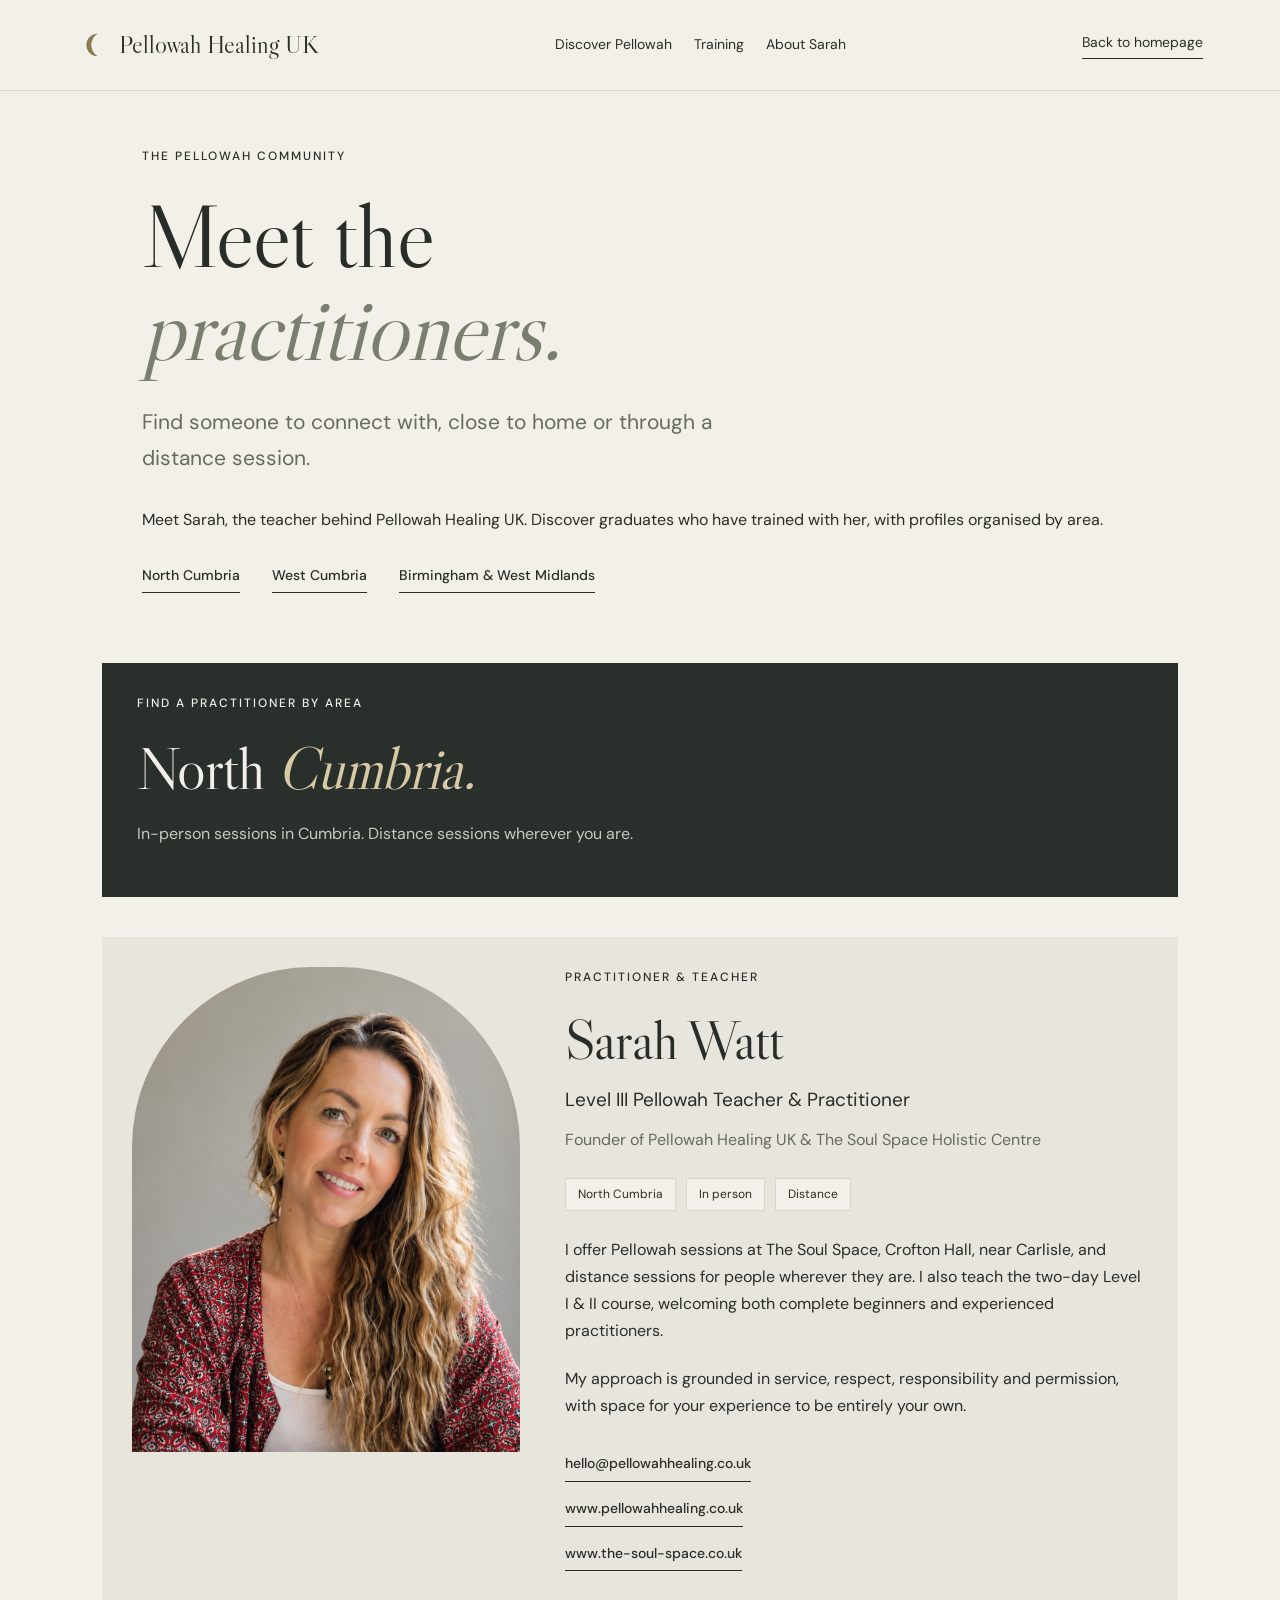
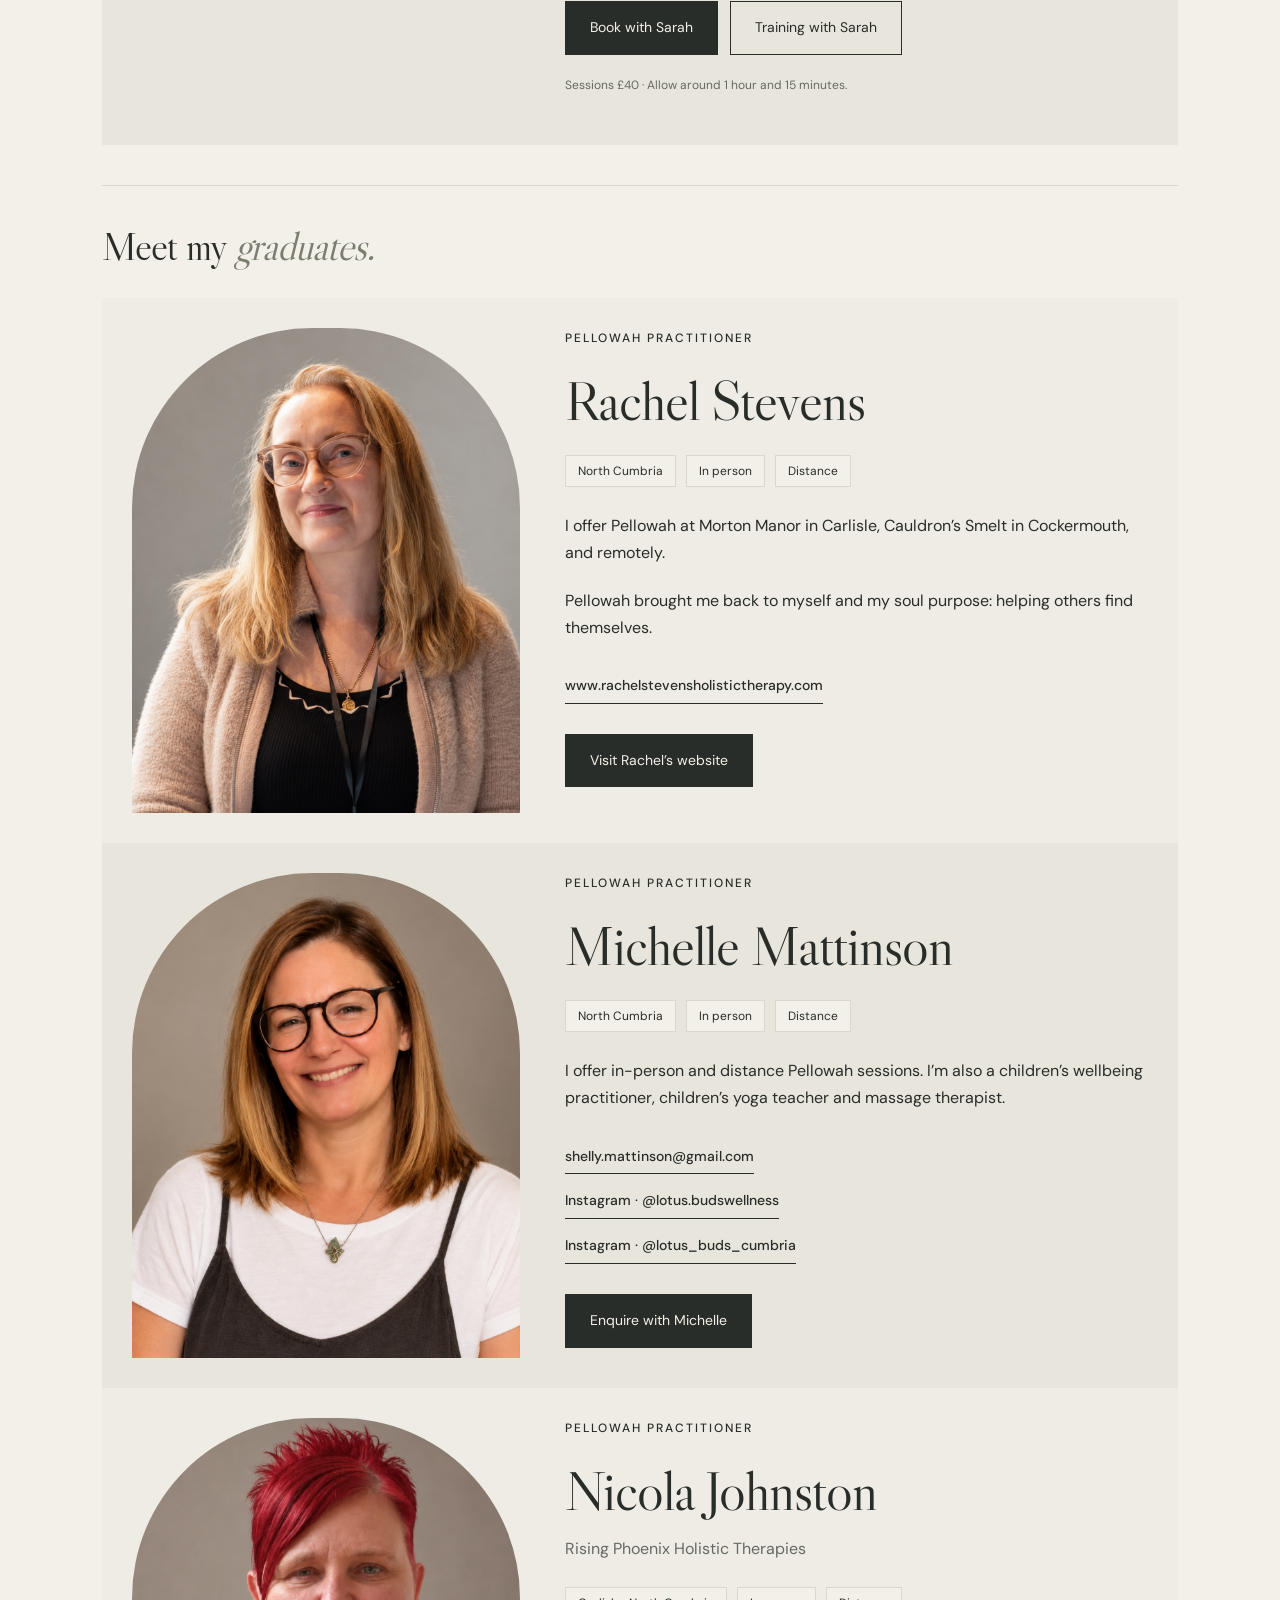
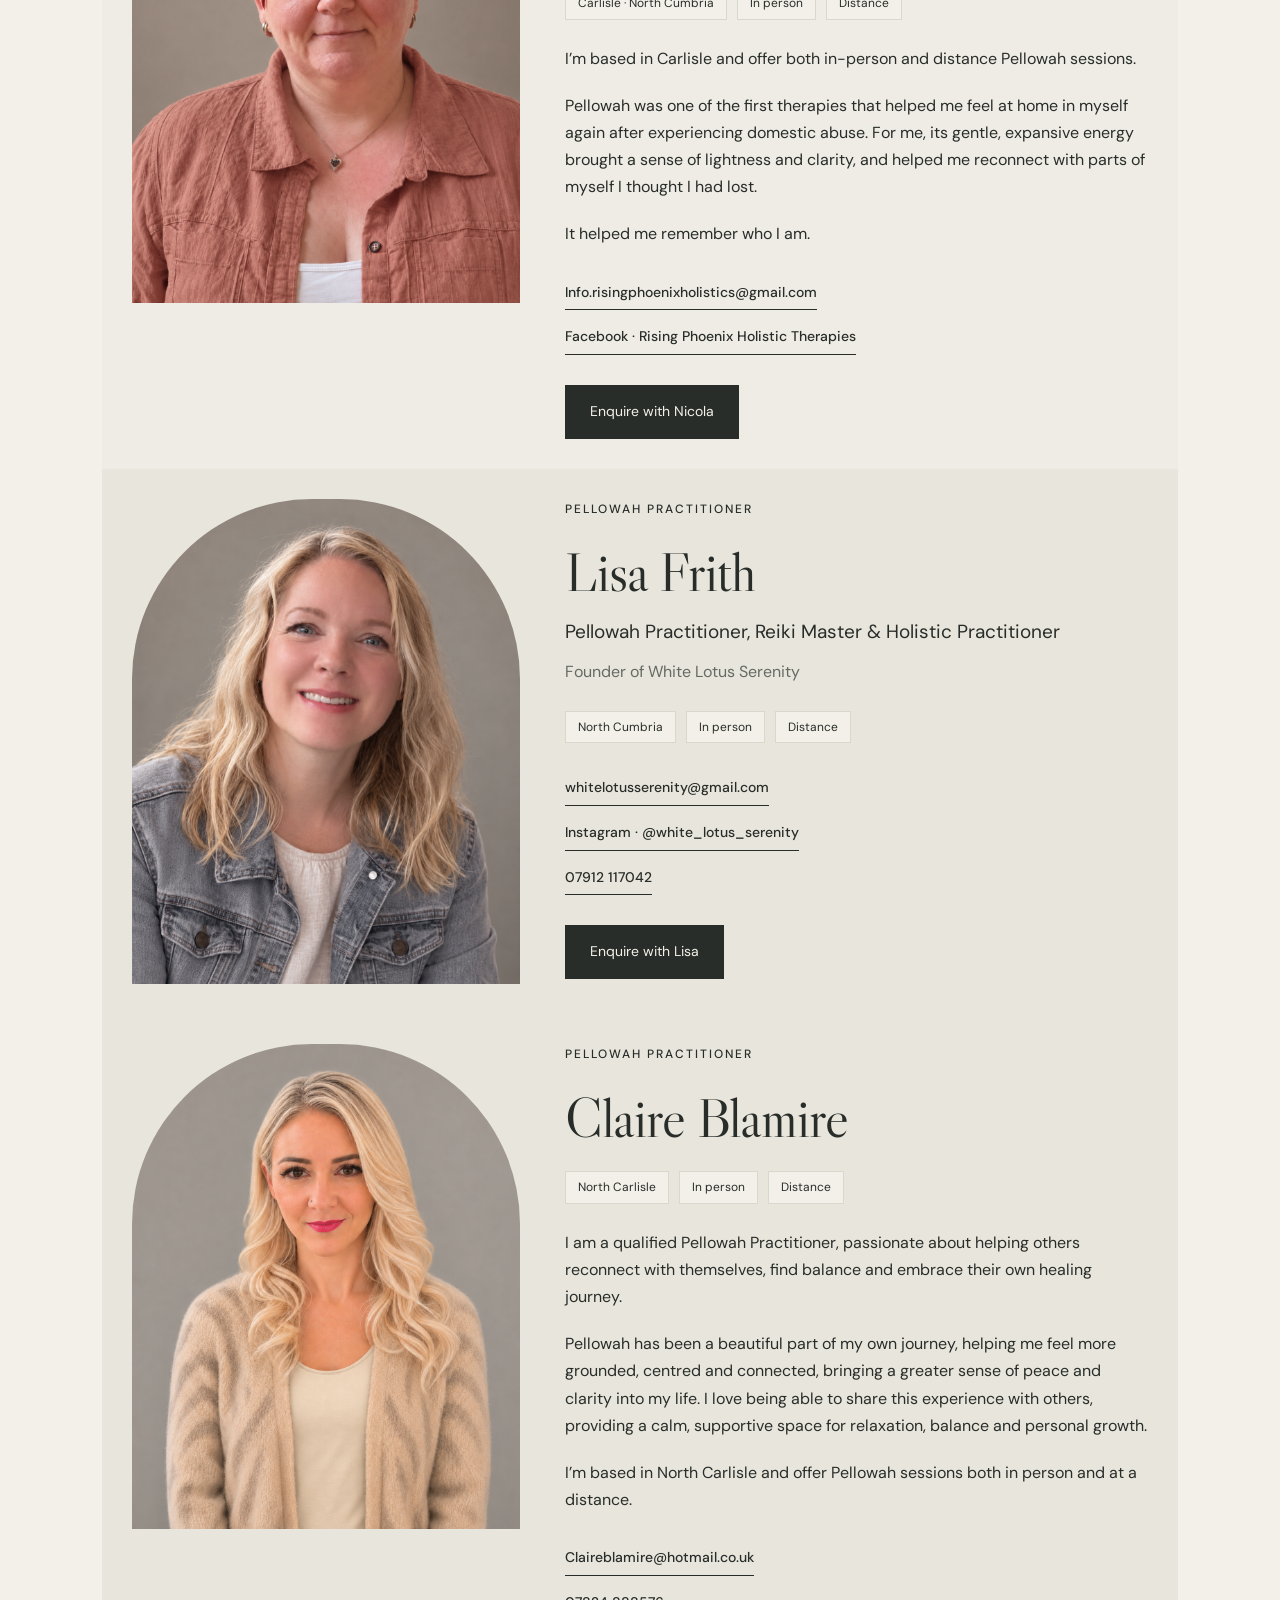
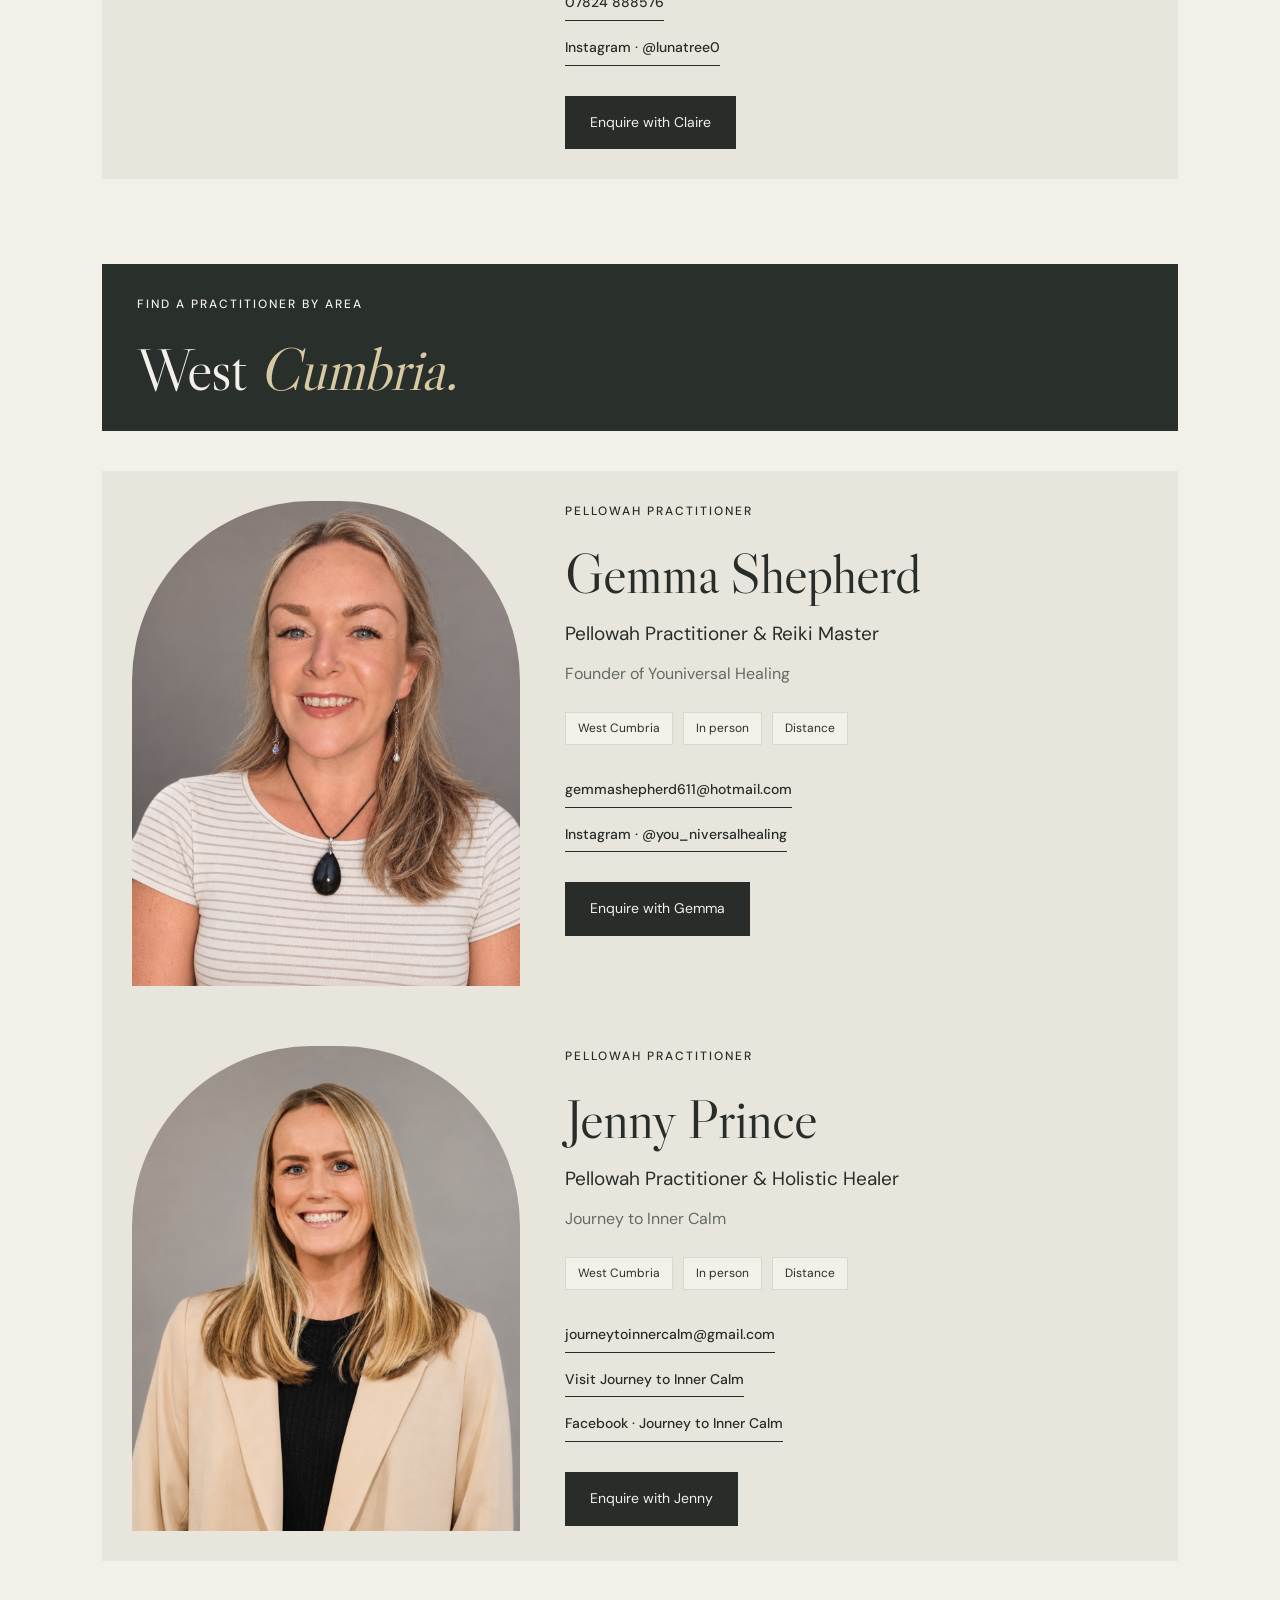
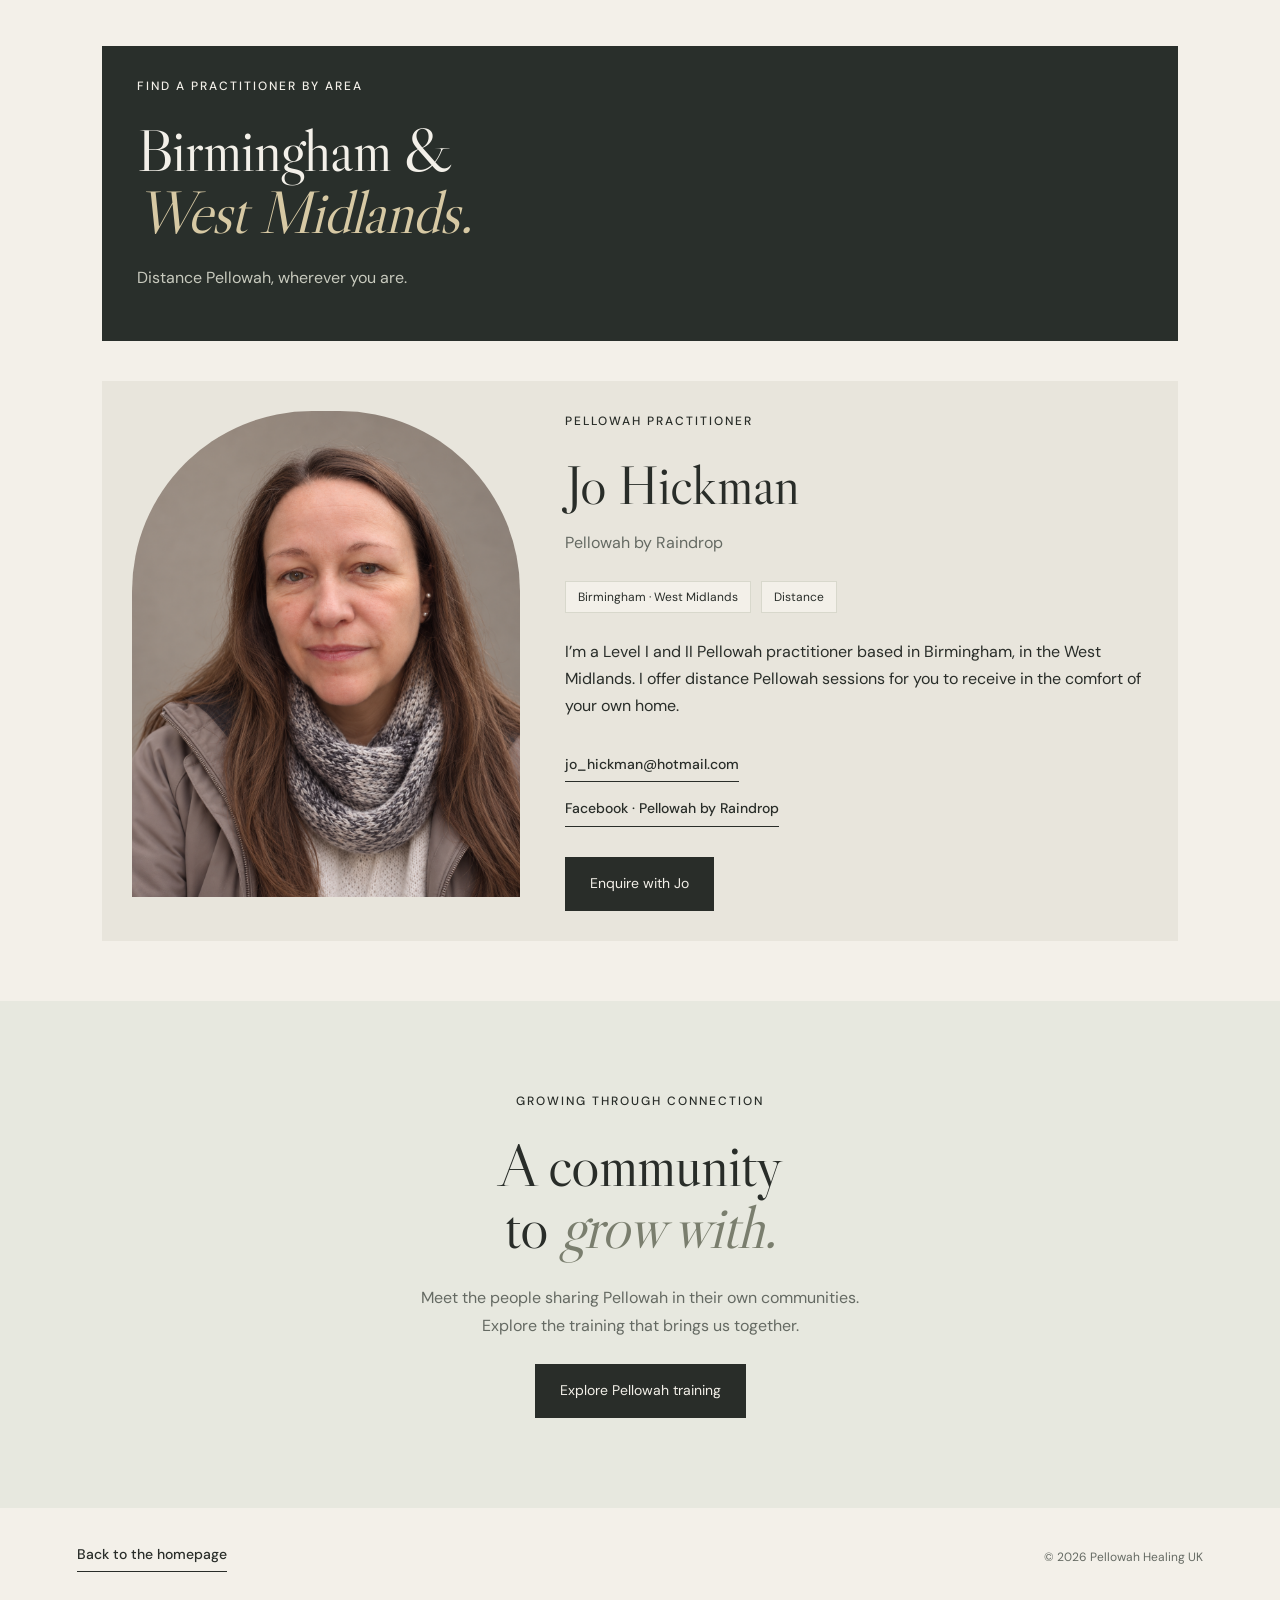
<file: practitioners.html>
<!doctype html>
<html lang="en-GB"><head><meta charset="UTF-8"><meta name="viewport" content="width=device-width,initial-scale=1"><title>Find a Pellowah Practitioner | Cumbria, Birmingham &amp; Distance Sessions</title><meta name="description" content="Find Pellowah practitioners offering in-person and distance sessions. Meet Sarah Watt and her graduates, with business links and profiles organised by area."><link rel="icon" href="data:image/svg+xml,%3Csvg xmlns='http://www.w3.org/2000/svg' viewBox='0 0 32 32'%3E%3Crect width='32' height='32' rx='16' fill='%23262825'/%3E%3Cpath d='M21 6a11 11 0 100 20A13 13 0 0121 6' fill='%23e5d9bb'/%3E%3C/svg%3E"><link rel="stylesheet" href="style.css"><link rel="canonical" href="https://pellowahhealing.co.uk/practitioners.html"></head><body class="practitioners-page"><a class="skip" href="#main">Skip to content</a><header><a class="brand official-brand" href="index.html" aria-label="Pellowah Healing UK home"><svg class="brand-icon" viewBox="0 0 32 32" width="30" height="30" aria-hidden="true"><path d="M22 4a12 12 0 1 0 0 24A14 14 0 0 1 22 4Z" fill="currentColor"/></svg><span class="brand-name">Pellowah Healing UK</span></a><nav aria-label="Main navigation"><a href="discover.html">Discover Pellowah</a><a href="training.html">Training</a><a href="index.html#sarah">About Sarah</a></nav><a class="header-cta" href="index.html">Back to homepage</a><button class="mobile-menu-button" type="button" aria-expanded="false" aria-controls="mobile-navigation">Menu <span aria-hidden="true">☰</span></button><nav class="mobile-navigation" id="mobile-navigation" aria-label="Mobile navigation" hidden><a href="index.html">Home</a><a href="discover.html">Discover Pellowah</a><a href="training.html">Training</a><a href="practitioners.html">Practitioners</a><a href="preparation.html">Session preparation</a><a href="index.html#sarah">Meet Sarah</a><a href="index.html#connect">Contact & enquiries</a></nav></header><main id="main"><section class="discover-hero"><p class="eyebrow">THE PELLOWAH COMMUNITY</p><h1>Meet the<br><em>practitioners.</em></h1><p class="lead">Find someone to connect with, close to home or through a distance session.</p><p>Meet Sarah, the teacher behind Pellowah Healing UK. Discover graduates who have trained with her, with profiles organised by area.</p><nav class="region-links" aria-label="Practitioner locations"><a class="text-link" href="#north-cumbria">North Cumbria</a> <a class="text-link" href="#west-cumbria">West Cumbria</a> <a class="text-link" href="#west-midlands">Birmingham &amp; West Midlands</a></nav></section><section class="section practitioner-region" id="north-cumbria"><div class="region-heading"><p class="eyebrow">FIND A PRACTITIONER BY AREA</p><h2>North <em>Cumbria.</em></h2><p>In-person sessions in Cumbria. Distance sessions wherever you are.</p></div><article class="practitioner-profile"><figure class="sarah-portrait"><img src="sarah-portrait.png" alt="Sarah Watt, Pellowah practitioner and teacher" width="1180" height="1333"></figure><div><p class="eyebrow">PRACTITIONER & TEACHER</p><h3>Sarah Watt</h3><p class="practitioner-title">Level III Pellowah Teacher & Practitioner</p><p class="practitioner-founder">Founder of Pellowah Healing UK & The Soul Space Holistic Centre</p><div class="profile-tags"><span>North Cumbria</span><span>In person</span><span>Distance</span></div><p>I offer Pellowah sessions at The Soul Space, Crofton Hall, near Carlisle, and distance sessions for people wherever they are. I also teach the two-day Level I & II course, welcoming both complete beginners and experienced practitioners.</p><p>My approach is grounded in service, respect, responsibility and permission, with space for your experience to be entirely your own.</p><address><p><a class="text-link" href="mailto:hello@pellowahhealing.co.uk">hello@pellowahhealing.co.uk</a></p><p><a class="text-link" href="https://www.pellowahhealing.co.uk/">www.pellowahhealing.co.uk</a></p><p><a class="text-link" href="https://www.the-soul-space.co.uk/">www.the-soul-space.co.uk</a></p></address><div class="actions"><a class="button" href="https://www.the-soul-space.co.uk/book-online?category=a3ddec58-8c85-473c-8b43-00086e5dc6c0">Book with Sarah</a><a class="button outline" href="training.html">Training with Sarah</a></div><p class="profile-price">Sessions £40 · Allow around 1 hour and 15 minutes.</p></div></article><h3 class="graduate-heading">Meet my <em>graduates.</em></h3><article class="practitioner-profile" id="rachel-stevens"><figure class="sarah-portrait"><img src="rachel-portrait.png" alt="Rachel Stevens, Pellowah practitioner" loading="lazy"></figure><div><p class="eyebrow">PELLOWAH PRACTITIONER</p><h3>Rachel Stevens</h3><div class="profile-tags"><span>North Cumbria</span><span>In person</span><span>Distance</span></div><p>I offer Pellowah at Morton Manor in Carlisle, Cauldron’s Smelt in Cockermouth, and remotely.</p><p>Pellowah brought me back to myself and my soul purpose: helping others find themselves.</p><address><p><a class="text-link" href="http://www.rachelstevensholistictherapy.com/">www.rachelstevensholistictherapy.com</a></p></address><a class="button" href="http://www.rachelstevensholistictherapy.com/">Visit Rachel’s website</a></div></article><article class="practitioner-profile" id="michelle-mattinson"><figure class="sarah-portrait"><img src="michelle-portrait.png" alt="Michelle Mattinson, Pellowah practitioner" loading="lazy"></figure><div><p class="eyebrow">PELLOWAH PRACTITIONER</p><h3>Michelle Mattinson</h3><div class="profile-tags"><span>North Cumbria</span><span>In person</span><span>Distance</span></div><p>I offer in-person and distance Pellowah sessions. I’m also a children’s wellbeing practitioner, children’s yoga teacher and massage therapist.</p><address><p><a class="text-link" href="mailto:shelly.mattinson@gmail.com">shelly.mattinson@gmail.com</a></p><p><a class="text-link" href="https://www.instagram.com/lotus.budswellness/">Instagram · @lotus.budswellness</a></p><p><a class="text-link" href="https://www.instagram.com/lotus_buds_cumbria/">Instagram · @lotus_buds_cumbria</a></p></address><a class="button" href="mailto:shelly.mattinson@gmail.com?subject=Pellowah%20session%20enquiry">Enquire with Michelle</a></div></article><article class="practitioner-profile" id="nicola-johnston"><figure class="sarah-portrait"><img src="nicola-portrait.png" alt="Nicola Johnston, Pellowah practitioner" loading="lazy"></figure><div><p class="eyebrow">PELLOWAH PRACTITIONER</p><h3>Nicola Johnston</h3><p class="practitioner-founder">Rising Phoenix Holistic Therapies</p><div class="profile-tags"><span>Carlisle · North Cumbria</span><span>In person</span><span>Distance</span></div><p>I’m based in Carlisle and offer both in-person and distance Pellowah sessions.</p><p>Pellowah was one of the first therapies that helped me feel at home in myself again after experiencing domestic abuse. For me, its gentle, expansive energy brought a sense of lightness and clarity, and helped me reconnect with parts of myself I thought I had lost.</p><p>It helped me remember who I am.</p><address><p><a class="text-link" href="mailto:Info.risingphoenixholistics@gmail.com">Info.risingphoenixholistics@gmail.com</a></p><p class="nicola-facebook"><a class="text-link" href="https://www.facebook.com/share/1EgrmgSdAe/">Facebook · Rising Phoenix Holistic Therapies</a></p></address><a class="button" href="mailto:Info.risingphoenixholistics@gmail.com?subject=Pellowah%20session%20enquiry">Enquire with Nicola</a></div></article><article class="practitioner-profile" id="lisa-frith"><figure class="sarah-portrait"><img src="lisa-portrait.png" alt="Lisa Frith, Pellowah practitioner and founder of White Lotus Serenity" loading="lazy"></figure><div><p class="eyebrow">PELLOWAH PRACTITIONER</p><h3>Lisa Frith</h3><p class="practitioner-title">Pellowah Practitioner, Reiki Master &amp; Holistic Practitioner</p><p class="practitioner-founder">Founder of White Lotus Serenity</p><div class="profile-tags"><span>North Cumbria</span><span>In person</span><span>Distance</span></div><address><p><a class="text-link" href="mailto:whitelotusserenity@gmail.com">whitelotusserenity@gmail.com</a></p><p><a class="text-link" href="https://www.instagram.com/white_lotus_serenity/">Instagram · @white_lotus_serenity</a></p><p><a class="text-link" href="tel:+447912117042">07912 117042</a></p></address><a class="button" href="mailto:whitelotusserenity@gmail.com?subject=Pellowah%20session%20enquiry">Enquire with Lisa</a></div></article><article class="practitioner-profile" id="claire-blamire"><figure class="sarah-portrait"><img src="claire-portrait-cream.png" alt="Claire Blamire, Pellowah practitioner" loading="lazy"></figure><div><p class="eyebrow">PELLOWAH PRACTITIONER</p><h3>Claire Blamire</h3><div class="profile-tags"><span>North Carlisle</span><span>In person</span><span>Distance</span></div><p>I am a qualified Pellowah Practitioner, passionate about helping others reconnect with themselves, find balance and embrace their own healing journey.</p><p>Pellowah has been a beautiful part of my own journey, helping me feel more grounded, centred and connected, bringing a greater sense of peace and clarity into my life. I love being able to share this experience with others, providing a calm, supportive space for relaxation, balance and personal growth.</p><p>I’m based in North Carlisle and offer Pellowah sessions both in person and at a distance.</p><address><p><a class="text-link" href="mailto:Claireblamire@hotmail.co.uk">Claireblamire@hotmail.co.uk</a></p><p><a class="text-link" href="tel:+447824888576">07824 888576</a></p><p><a class="text-link" href="https://www.instagram.com/lunatree0/">Instagram · @lunatree0</a></p></address><a class="button" href="mailto:Claireblamire@hotmail.co.uk?subject=Pellowah%20session%20enquiry">Enquire with Claire</a></div></article></section><section class="section practitioner-region" id="west-cumbria"><div class="region-heading"><p class="eyebrow">FIND A PRACTITIONER BY AREA</p><h2>West <em>Cumbria.</em></h2></div><article class="practitioner-profile" id="gemma-shepherd"><figure class="sarah-portrait"><img src="gemma-portrait-v2.png" alt="Gemma Shepherd, Pellowah practitioner and founder of Youniversal Healing" loading="lazy"></figure><div><p class="eyebrow">PELLOWAH PRACTITIONER</p><h3>Gemma Shepherd</h3><p class="practitioner-title">Pellowah Practitioner &amp; Reiki Master</p><p class="practitioner-founder">Founder of Youniversal Healing</p><div class="profile-tags"><span>West Cumbria</span><span>In person</span><span>Distance</span></div><address><p><a class="text-link" href="mailto:gemmashepherd611@hotmail.com">gemmashepherd611@hotmail.com</a></p><p><a class="text-link" href="https://www.instagram.com/you_niversalhealing/">Instagram · @you_niversalhealing</a></p></address><a class="button" href="mailto:gemmashepherd611@hotmail.com?subject=Pellowah%20session%20enquiry">Enquire with Gemma</a></div></article><article class="practitioner-profile" id="jenny-prince"><figure class="sarah-portrait"><img src="jenny-portrait.png" alt="Jenny Prince, Pellowah practitioner at Journey to Inner Calm" loading="lazy"></figure><div><p class="eyebrow">PELLOWAH PRACTITIONER</p><h3>Jenny Prince</h3><p class="practitioner-title">Pellowah Practitioner &amp; Holistic Healer</p><p class="practitioner-founder">Journey to Inner Calm</p><div class="profile-tags"><span>West Cumbria</span><span>In person</span><span>Distance</span></div><address><p><a class="text-link" href="mailto:journeytoinnercalm@gmail.com">journeytoinnercalm@gmail.com</a></p><p><a class="text-link" href="https://www.journeytoinnercalm.com/services">Visit Journey to Inner Calm</a></p><p><a class="text-link" href="https://www.facebook.com/profile.php?id=61553256895193">Facebook · Journey to Inner Calm</a></p></address><a class="button" href="mailto:journeytoinnercalm@gmail.com?subject=Pellowah%20session%20enquiry">Enquire with Jenny</a></div></article></section><section class="section practitioner-region" id="west-midlands"><div class="region-heading"><p class="eyebrow">FIND A PRACTITIONER BY AREA</p><h2>Birmingham &amp;<br><em>West Midlands.</em></h2><p>Distance Pellowah, wherever you are.</p></div><article class="practitioner-profile" id="jo-hickman"><figure class="sarah-portrait"><img src="jo-portrait.png" alt="Jo Hickman, Pellowah practitioner" loading="lazy"></figure><div><p class="eyebrow">PELLOWAH PRACTITIONER</p><h3>Jo Hickman</h3><p class="practitioner-founder">Pellowah by Raindrop</p><div class="profile-tags"><span>Birmingham · West Midlands</span><span>Distance</span></div><p>I’m a Level I and II Pellowah practitioner based in Birmingham, in the West Midlands. I offer distance Pellowah sessions for you to receive in the comfort of your own home.</p><address><p><a class="text-link" href="mailto:jo_hickman@hotmail.com">jo_hickman@hotmail.com</a></p><p><a class="text-link" href="https://www.facebook.com/profile.php?id=61595036840278&amp;locale=en_GB">Facebook · Pellowah by Raindrop</a></p></address><a class="button" href="mailto:jo_hickman@hotmail.com?subject=Pellowah%20session%20enquiry">Enquire with Jo</a></div></article></section><section class="connect"><p class="eyebrow">GROWING THROUGH CONNECTION</p><h2>A community<br>to <em>grow with.</em></h2><p>Meet the people sharing Pellowah in their own communities.<br>Explore the training that brings us together.</p><a class="button" href="training.html">Explore Pellowah training</a></section></main><footer><a class="text-link" href="index.html">Back to the homepage</a><span>© 2026 Pellowah Healing UK</span></footer><button class="back-to-top" type="button" aria-label="Back to top of page" hidden>Back to top</button><script src="menu.js"></script><script src="motion.js"></script></body></html>
</file>
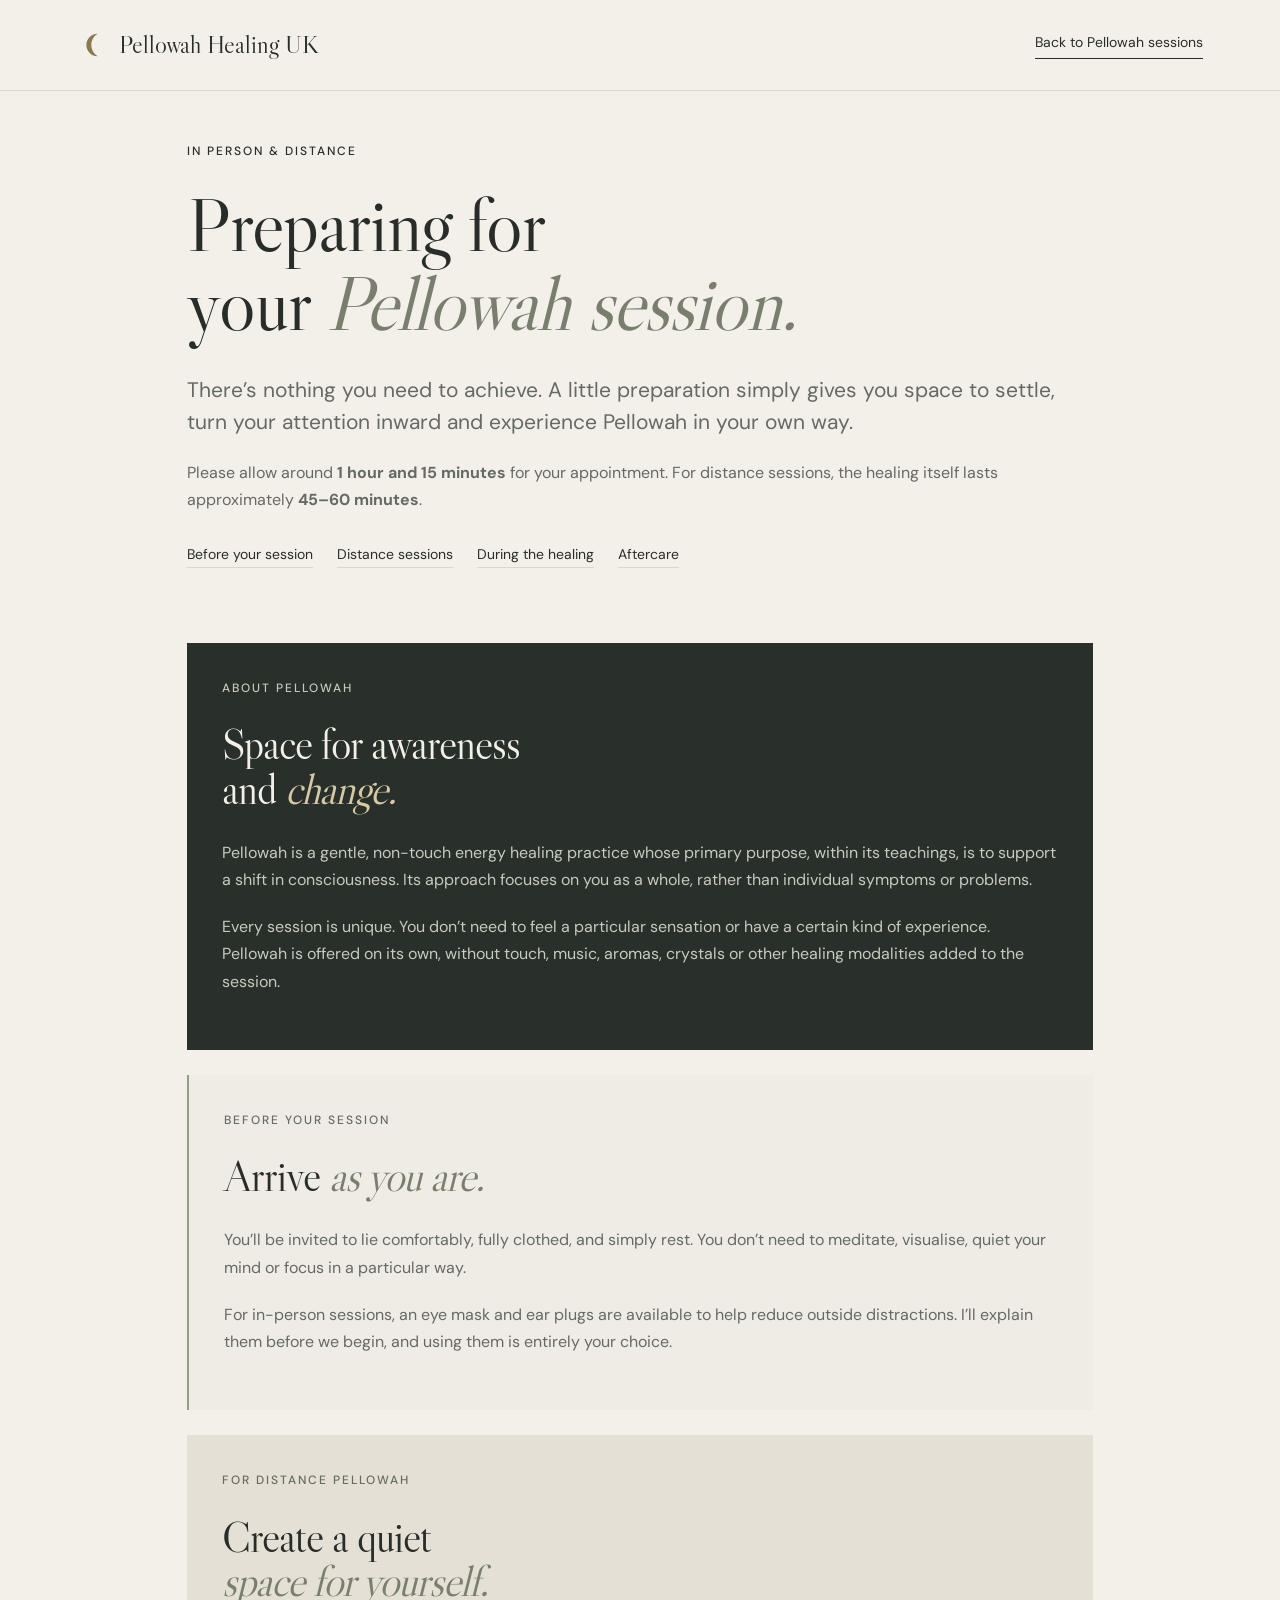
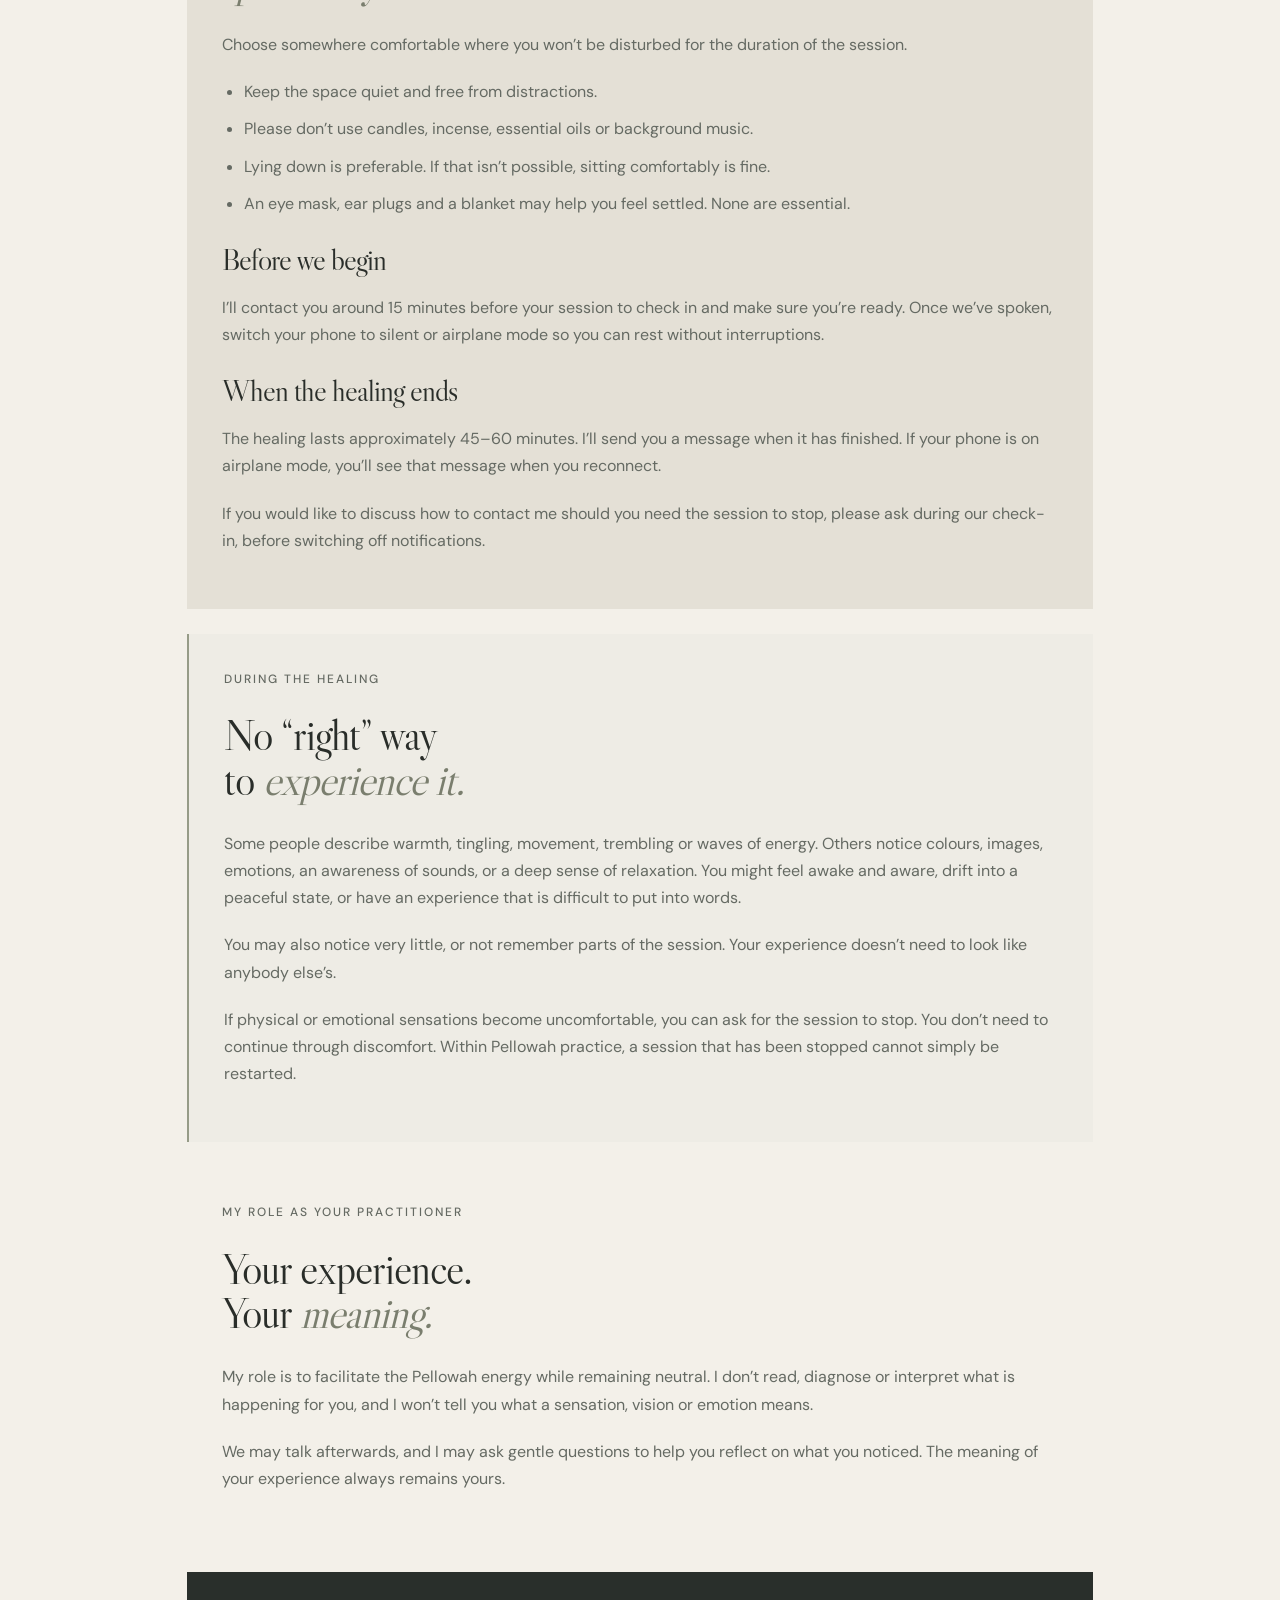
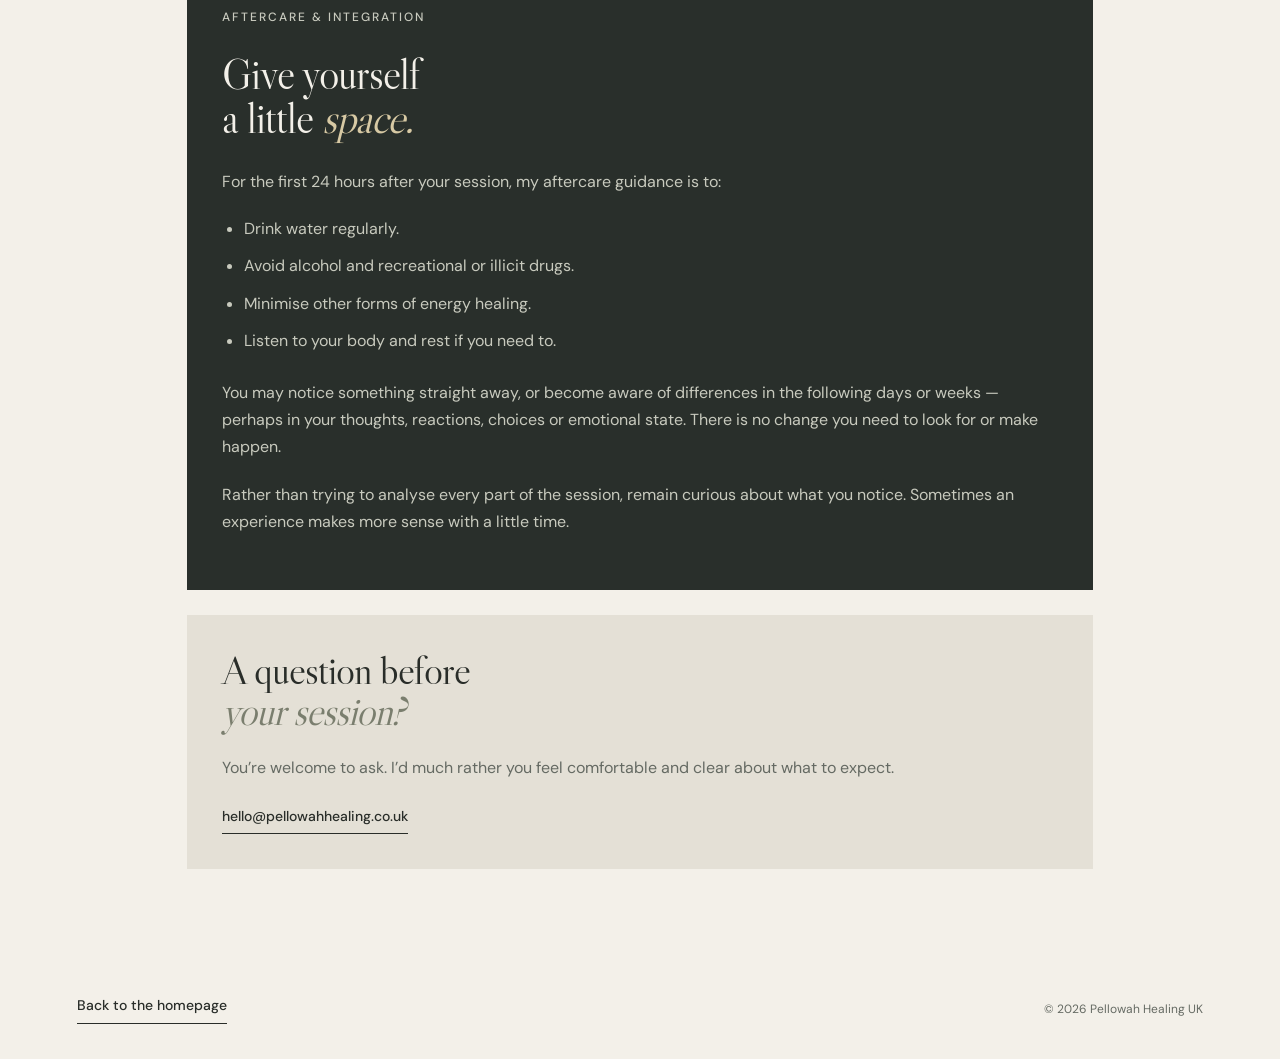
<file: preparation.html>
<!doctype html>
<html lang="en-GB"><head><meta charset="UTF-8"><meta name="viewport" content="width=device-width,initial-scale=1"><title>Pellowah Session Preparation &amp; Aftercare | Pellowah Healing UK</title><meta name="description" content="Prepare for your in-person or distance Pellowah session. Guidance on creating a quiet space, what to expect and aftercare. Allow around one hour and 15 minutes."><link rel="icon" href="data:image/svg+xml,%3Csvg xmlns='http://www.w3.org/2000/svg' viewBox='0 0 32 32'%3E%3Crect width='32' height='32' rx='16' fill='%23262825'/%3E%3Cpath d='M21 6a11 11 0 100 20A13 13 0 0121 6' fill='%23e5d9bb'/%3E%3C/svg%3E"><link rel="stylesheet" href="style.css"><link rel="canonical" href="https://pellowahhealing.co.uk/preparation.html"></head><body class="preparation-page"><a class="skip" href="#main">Skip to content</a><header><a class="brand official-brand" href="index.html" aria-label="Pellowah Healing UK home"><svg class="brand-icon" viewBox="0 0 32 32" width="30" height="30" aria-hidden="true"><path d="M22 4a12 12 0 1 0 0 24A14 14 0 0 1 22 4Z" fill="currentColor"/></svg><span class="brand-name">Pellowah Healing UK</span></a><a class="header-cta" href="index.html#session-details">Back to Pellowah sessions</a><button class="mobile-menu-button" type="button" aria-expanded="false" aria-controls="mobile-navigation">Menu <span aria-hidden="true">☰</span></button><nav class="mobile-navigation" id="mobile-navigation" aria-label="Mobile navigation" hidden><a href="index.html">Home</a><a href="discover.html">Discover Pellowah</a><a href="training.html">Training</a><a href="practitioners.html">Practitioners</a><a href="preparation.html">Session preparation</a><a href="index.html#sarah">Meet Sarah</a><a href="index.html#connect">Contact & enquiries</a></nav></header><main id="main" class="prep-page"><section class="prep-intro"><p class="eyebrow">IN PERSON & DISTANCE</p><h1>Preparing for<br>your <em>Pellowah session.</em></h1><p class="lead">There’s nothing you need to achieve. A little preparation simply gives you space to settle, turn your attention inward and experience Pellowah in your own way.</p><p>Please allow around <strong>1 hour and 15 minutes</strong> for your appointment. For distance sessions, the healing itself lasts approximately <strong>45–60 minutes</strong>.</p><nav class="prep-nav" aria-label="Preparation sections"><a href="#before">Before your session</a><a href="#distance">Distance sessions</a><a href="#during">During the healing</a><a href="#after">Aftercare</a></nav></section>
<section class="prep-section"><p class="eyebrow">ABOUT PELLOWAH</p><h2>Space for awareness<br>and <em>change.</em></h2><p>Pellowah is a gentle, non-touch energy healing practice whose primary purpose, within its teachings, is to support a shift in consciousness. Its approach focuses on you as a whole, rather than individual symptoms or problems.</p><p>Every session is unique. You don’t need to feel a particular sensation or have a certain kind of experience. Pellowah is offered on its own, without touch, music, aromas, crystals or other healing modalities added to the session.</p></section>
<section class="prep-section" id="before"><p class="eyebrow">BEFORE YOUR SESSION</p><h2>Arrive <em>as you are.</em></h2><p>You’ll be invited to lie comfortably, fully clothed, and simply rest. You don’t need to meditate, visualise, quiet your mind or focus in a particular way.</p><p>For in-person sessions, an eye mask and ear plugs are available to help reduce outside distractions. I’ll explain them before we begin, and using them is entirely your choice.</p></section>
<section class="prep-section distance-panel" id="distance"><p class="eyebrow">FOR DISTANCE PELLOWAH</p><h2>Create a quiet<br><em>space for yourself.</em></h2><p>Choose somewhere comfortable where you won’t be disturbed for the duration of the session.</p><ul><li>Keep the space quiet and free from distractions.</li><li>Please don’t use candles, incense, essential oils or background music.</li><li>Lying down is preferable. If that isn’t possible, sitting comfortably is fine.</li><li>An eye mask, ear plugs and a blanket may help you feel settled. None are essential.</li></ul><h3>Before we begin</h3><p>I’ll contact you around 15 minutes before your session to check in and make sure you’re ready. Once we’ve spoken, switch your phone to silent or airplane mode so you can rest without interruptions.</p><h3>When the healing ends</h3><p>The healing lasts approximately 45–60 minutes. I’ll send you a message when it has finished. If your phone is on airplane mode, you’ll see that message when you reconnect.</p><p>If you would like to discuss how to contact me should you need the session to stop, please ask during our check-in, before switching off notifications.</p></section>
<section class="prep-section" id="during"><p class="eyebrow">DURING THE HEALING</p><h2>No “right” way<br>to <em>experience it.</em></h2><p>Some people describe warmth, tingling, movement, trembling or waves of energy. Others notice colours, images, emotions, an awareness of sounds, or a deep sense of relaxation. You might feel awake and aware, drift into a peaceful state, or have an experience that is difficult to put into words.</p><p>You may also notice very little, or not remember parts of the session. Your experience doesn’t need to look like anybody else’s.</p><p>If physical or emotional sensations become uncomfortable, you can ask for the session to stop. You don’t need to continue through discomfort. Within Pellowah practice, a session that has been stopped cannot simply be restarted.</p></section>
<section class="prep-section"><p class="eyebrow">MY ROLE AS YOUR PRACTITIONER</p><h2>Your experience.<br>Your <em>meaning.</em></h2><p>My role is to facilitate the Pellowah energy while remaining neutral. I don’t read, diagnose or interpret what is happening for you, and I won’t tell you what a sensation, vision or emotion means.</p><p>We may talk afterwards, and I may ask gentle questions to help you reflect on what you noticed. The meaning of your experience always remains yours.</p></section>
<section class="prep-section" id="after"><p class="eyebrow">AFTERCARE & INTEGRATION</p><h2>Give yourself<br>a little <em>space.</em></h2><p>For the first 24 hours after your session, my aftercare guidance is to:</p><ul><li>Drink water regularly.</li><li>Avoid alcohol and recreational or illicit drugs.</li><li>Minimise other forms of energy healing.</li><li>Listen to your body and rest if you need to.</li></ul><p>You may notice something straight away, or become aware of differences in the following days or weeks — perhaps in your thoughts, reactions, choices or emotional state. There is no change you need to look for or make happen.</p><p>Rather than trying to analyse every part of the session, remain curious about what you notice. Sometimes an experience makes more sense with a little time.</p></section>
<section class="prep-contact"><h3>A question before<br><em>your session?</em></h3><p>You’re welcome to ask. I’d much rather you feel comfortable and clear about what to expect.</p><a class="text-link" href="mailto:hello@pellowahhealing.co.uk?subject=Pellowah%20session%20preparation">hello@pellowahhealing.co.uk</a></section></main><footer><a href="index.html" class="text-link">Back to the homepage</a><span>© 2026 Pellowah Healing UK</span></footer><button class="back-to-top" type="button" aria-label="Back to top of page" hidden>Back to top</button><script src="menu.js"></script><script src="motion.js"></script></body></html>
</file>
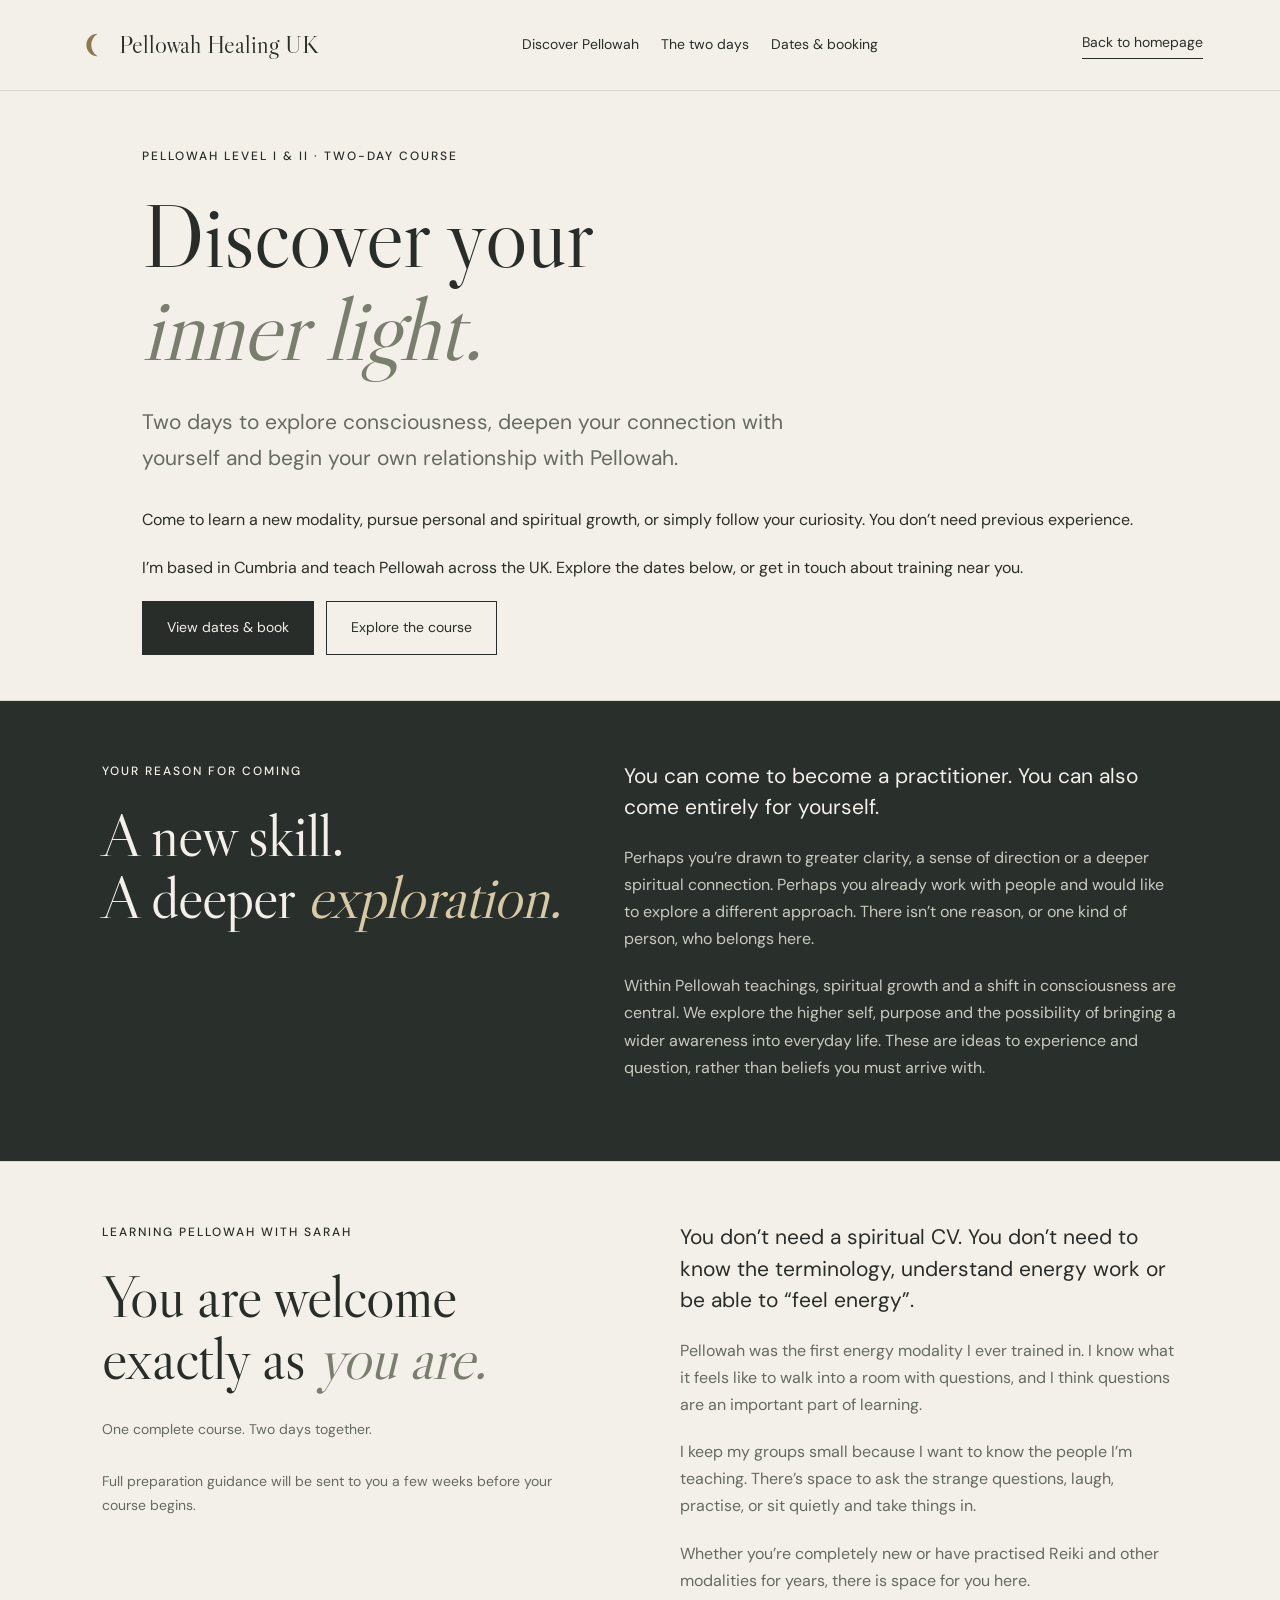
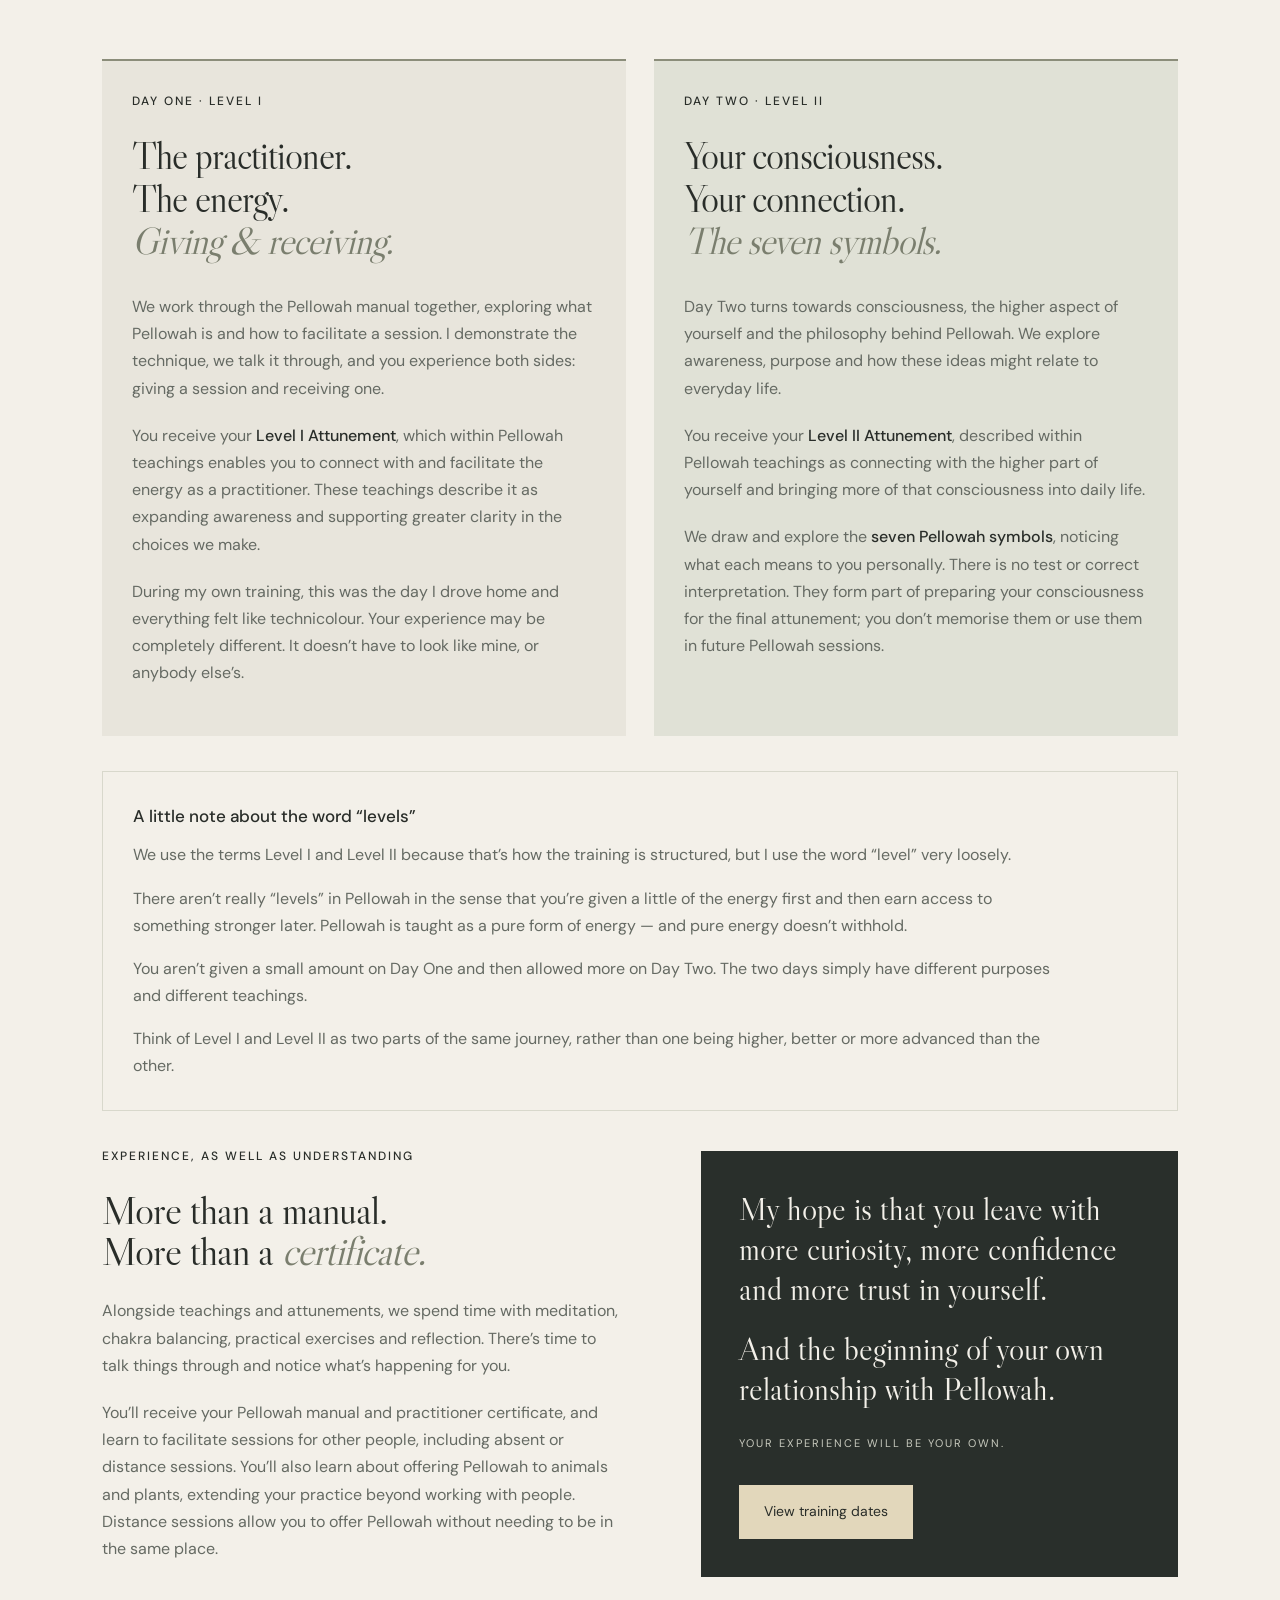
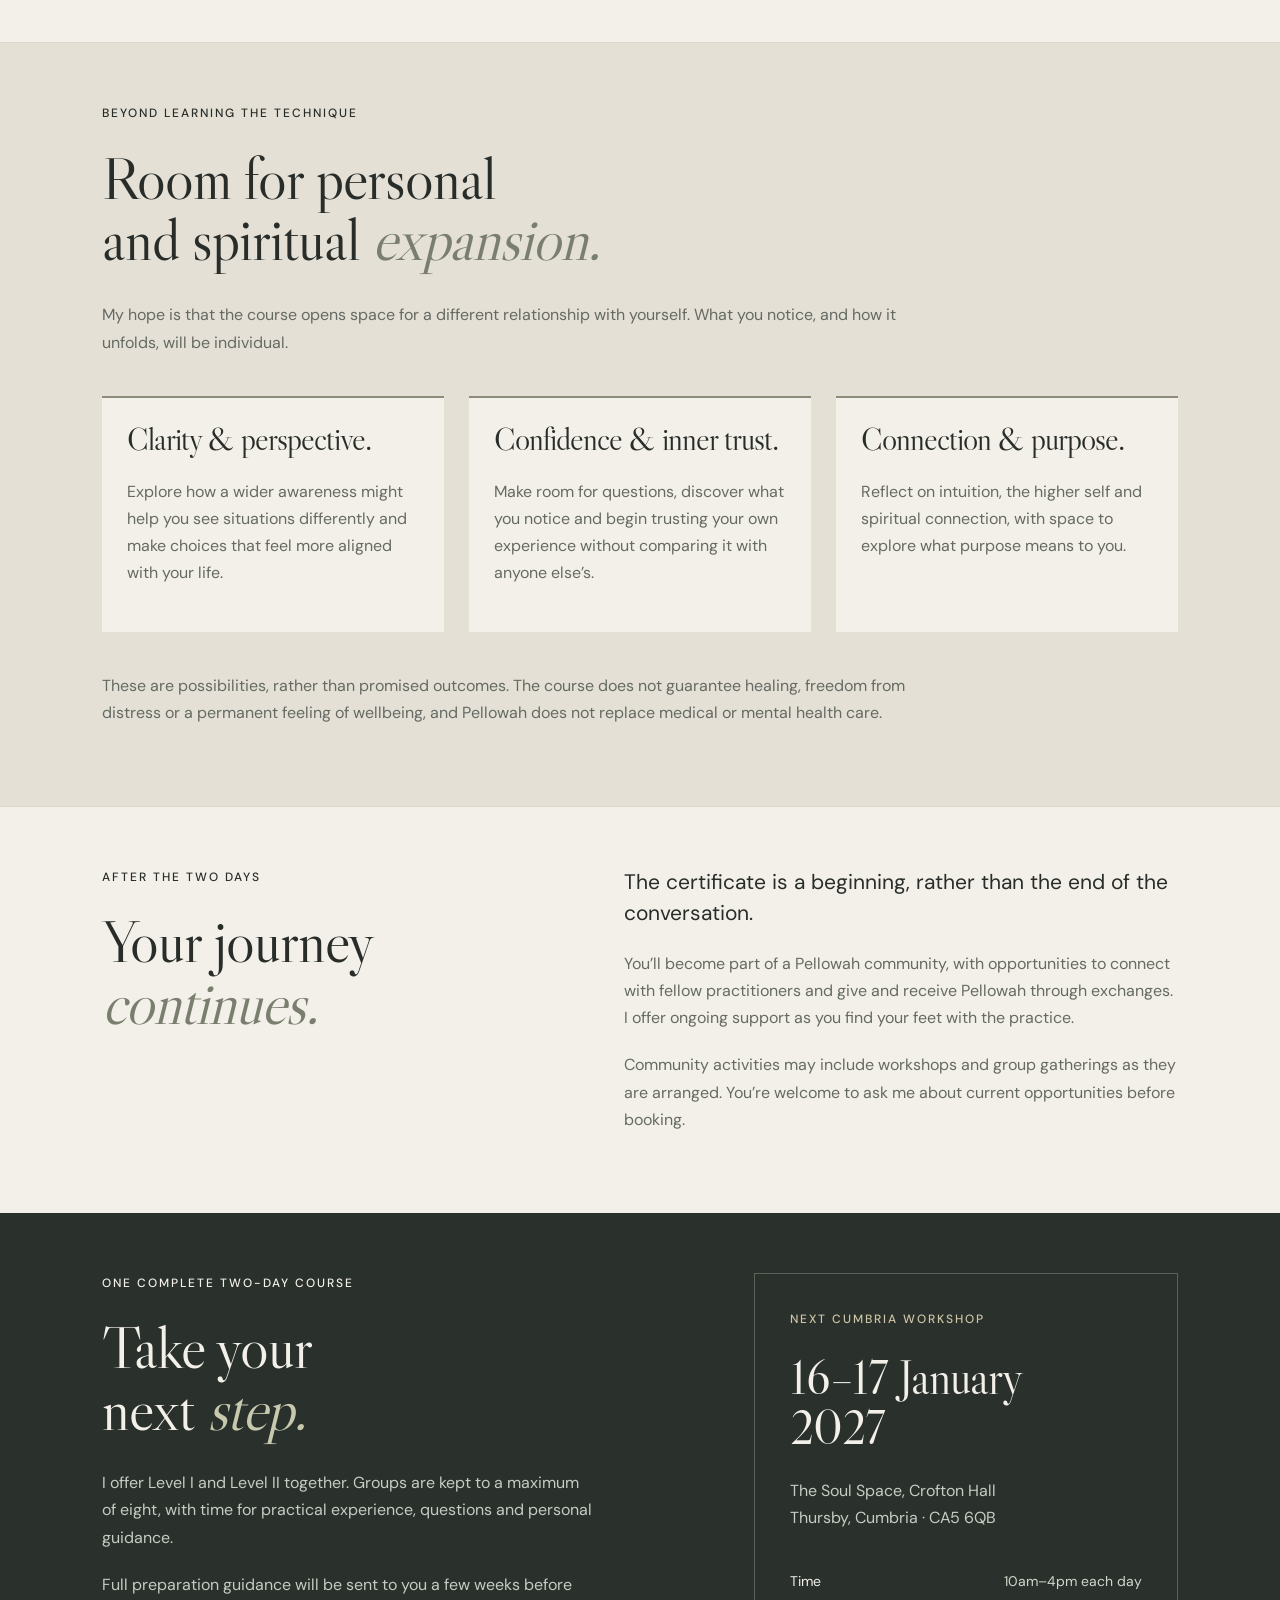
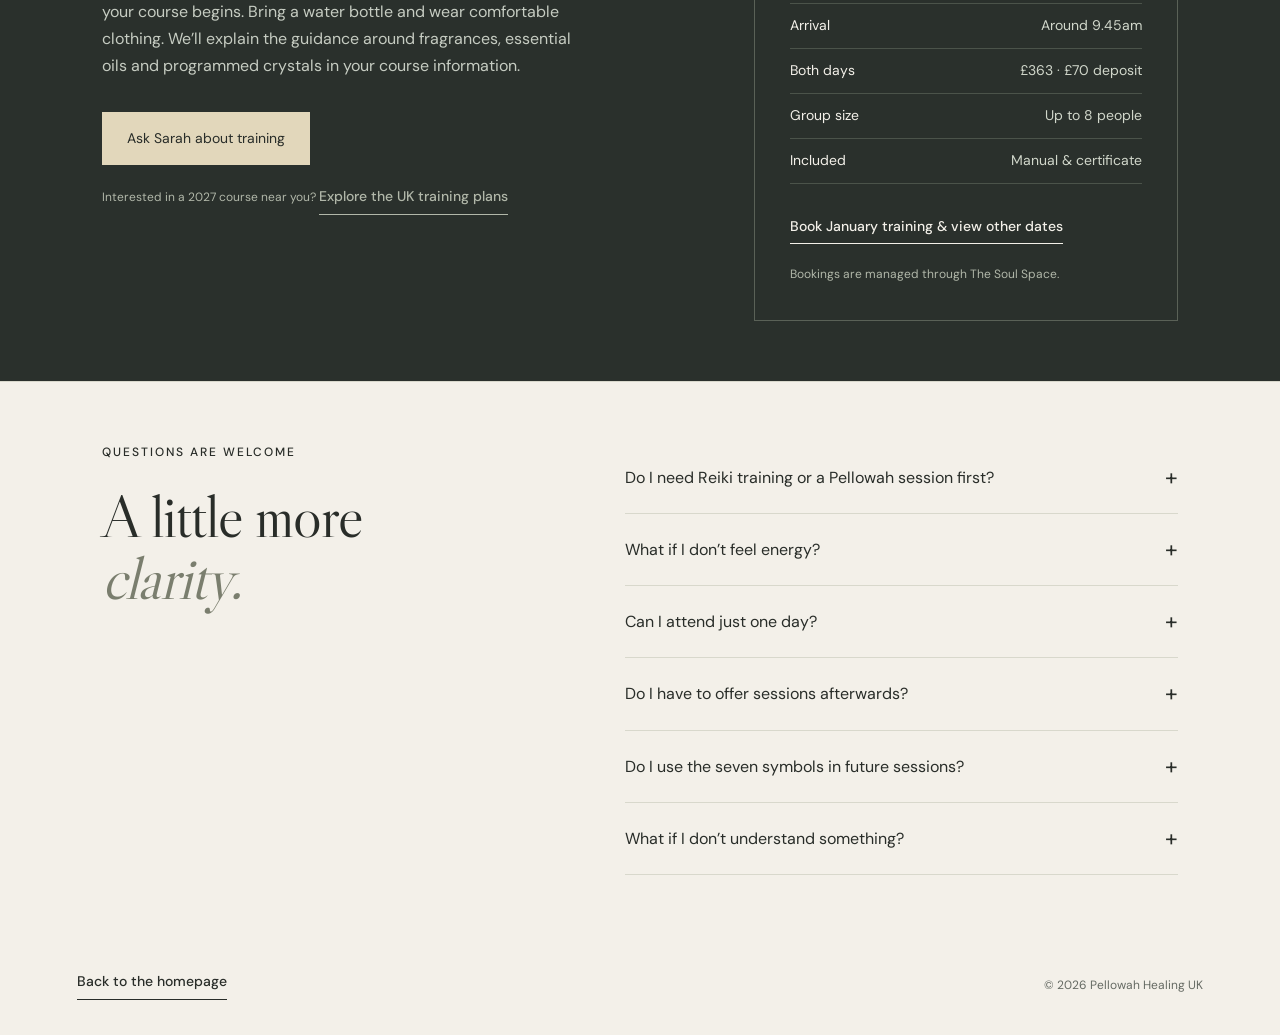
<file: training.html>
<!doctype html>
<html lang="en-GB"><head><meta charset="UTF-8"><meta name="viewport" content="width=device-width,initial-scale=1"><title>Pellowah Level I &amp; II Training in Cumbria &amp; UK | Sarah Watt</title><meta name="description" content="Pellowah Level I &amp; II training in Cumbria and across the UK with Sarah Watt. Learn to offer sessions to people, animals and plants. Manual and certificate included."><link rel="icon" href="data:image/svg+xml,%3Csvg xmlns='http://www.w3.org/2000/svg' viewBox='0 0 32 32'%3E%3Crect width='32' height='32' rx='16' fill='%23262825'/%3E%3Cpath d='M21 6a11 11 0 100 20A13 13 0 0121 6' fill='%23e5d9bb'/%3E%3C/svg%3E"><link rel="stylesheet" href="style.css"><link rel="canonical" href="https://pellowahhealing.co.uk/training.html"></head><body class="training-page"><a class="skip" href="#main">Skip to content</a><header><a class="brand official-brand" href="index.html" aria-label="Pellowah Healing UK home"><svg class="brand-icon" viewBox="0 0 32 32" width="30" height="30" aria-hidden="true"><path d="M22 4a12 12 0 1 0 0 24A14 14 0 0 1 22 4Z" fill="currentColor"/></svg><span class="brand-name">Pellowah Healing UK</span></a><nav aria-label="Main navigation"><a href="discover.html">Discover Pellowah</a><a href="#training-details">The two days</a><a href="#course-dates">Dates & booking</a></nav><a class="header-cta" href="index.html">Back to homepage</a><button class="mobile-menu-button" type="button" aria-expanded="false" aria-controls="mobile-navigation">Menu <span aria-hidden="true">☰</span></button><nav class="mobile-navigation" id="mobile-navigation" aria-label="Mobile navigation" hidden><a href="index.html">Home</a><a href="discover.html">Discover Pellowah</a><a href="training.html">Training</a><a href="practitioners.html">Practitioners</a><a href="preparation.html">Session preparation</a><a href="index.html#sarah">Meet Sarah</a><a href="index.html#connect">Contact & enquiries</a></nav></header><main id="main"><section class="discover-hero"><p class="eyebrow">PELLOWAH LEVEL I & II · TWO-DAY COURSE</p><h1>Discover your<br><em>inner light.</em></h1><p class="lead">Two days to explore consciousness, deepen your connection with yourself and begin your own relationship with Pellowah.</p><p>Come to learn a new modality, pursue personal and spiritual growth, or simply follow your curiosity. You don’t need previous experience.</p><p>I’m based in Cumbria and teach Pellowah across the UK. Explore the dates below, or get in touch about training near you.</p><div class="actions"><a class="button" href="#course-dates">View dates & book</a><a class="button outline" href="#training-details">Explore the course</a></div></section>
<section class="section course-purpose"><div><p class="eyebrow">YOUR REASON FOR COMING</p><h2>A new skill.<br>A deeper <em>exploration.</em></h2></div><div class="text"><p class="lead">You can come to become a practitioner. You can also come entirely for yourself.</p><p>Perhaps you’re drawn to greater clarity, a sense of direction or a deeper spiritual connection. Perhaps you already work with people and would like to explore a different approach. There isn’t one reason, or one kind of person, who belongs here.</p><p>Within Pellowah teachings, spiritual growth and a shift in consciousness are central. We explore the higher self, purpose and the possibility of bringing a wider awareness into everyday life. These are ideas to experience and question, rather than beliefs you must arrive with.</p></div></section><section class="section training-details" id="training-details">
<div class="training-welcome"><div><p class="eyebrow">LEARNING PELLOWAH WITH SARAH</p><h2>You are welcome<br>exactly as <em>you are.</em></h2><p class="training-format">One complete course. Two days together.</p><p class="training-format">Full preparation guidance will be sent to you a few weeks before your course begins.</p></div><div class="text"><p class="lead">You don’t need a spiritual CV. You don’t need to know the terminology, understand energy work or be able to “feel energy”.</p><p>Pellowah was the first energy modality I ever trained in. I know what it feels like to walk into a room with questions, and I think questions are an important part of learning.</p><p>I keep my groups small because I want to know the people I’m teaching. There’s space to ask the strange questions, laugh, practise, or sit quietly and take things in.</p><p>Whether you’re completely new or have practised Reiki and other modalities for years, there is space for you here.</p></div></div>
<div class="day-grid"><article class="training-day"><p class="eyebrow">DAY ONE · LEVEL I</p><h3>The practitioner.<br>The energy.<br><em>Giving & receiving.</em></h3><p>We work through the Pellowah manual together, exploring what Pellowah is and how to facilitate a session. I demonstrate the technique, we talk it through, and you experience both sides: giving a session and receiving one.</p><p>You receive your <strong>Level I Attunement</strong>, which within Pellowah teachings enables you to connect with and facilitate the energy as a practitioner. These teachings describe it as expanding awareness and supporting greater clarity in the choices we make.</p><p>During my own training, this was the day I drove home and everything felt like technicolour. Your experience may be completely different. It doesn’t have to look like mine, or anybody else’s.</p></article><article class="training-day"><p class="eyebrow">DAY TWO · LEVEL II</p><h3>Your consciousness.<br>Your connection.<br><em>The seven symbols.</em></h3><p>Day Two turns towards consciousness, the higher aspect of yourself and the philosophy behind Pellowah. We explore awareness, purpose and how these ideas might relate to everyday life.</p><p>You receive your <strong>Level II Attunement</strong>, described within Pellowah teachings as connecting with the higher part of yourself and bringing more of that consciousness into daily life.</p><p>We draw and explore the <strong>seven Pellowah symbols</strong>, noticing what each means to you personally. There is no test or correct interpretation. They form part of preparing your consciousness for the final attunement; you don’t memorise them or use them in future Pellowah sessions.</p></article></div>
<aside class="levels-note"><h4>A little note about the word “levels”</h4><p>We use the terms Level I and Level II because that’s how the training is structured, but I use the word “level” very loosely.</p><p>There aren’t really “levels” in Pellowah in the sense that you’re given a little of the energy first and then earn access to something stronger later. Pellowah is taught as a pure form of energy — and pure energy doesn’t withhold.</p><p>You aren’t given a small amount on Day One and then allowed more on Day Two. The two days simply have different purposes and different teachings.</p><p>Think of Level I and Level II as two parts of the same journey, rather than one being higher, better or more advanced than the other.</p></aside>
<div class="training-takeaway"><div><p class="eyebrow">EXPERIENCE, AS WELL AS UNDERSTANDING</p><h3>More than a manual.<br>More than a <em>certificate.</em></h3><p>Alongside teachings and attunements, we spend time with meditation, chakra balancing, practical exercises and reflection. There’s time to talk things through and notice what’s happening for you.</p><p>You’ll receive your Pellowah manual and practitioner certificate, and learn to facilitate sessions for other people, including absent or distance sessions. You’ll also learn about offering Pellowah to animals and plants, extending your practice beyond working with people. Distance sessions allow you to offer Pellowah without needing to be in the same place.</p></div><div class="takeaway-quote"><p>My hope is that you leave with more curiosity, more confidence and more trust in yourself.</p><p>And the beginning of your own relationship with Pellowah.</p><small>YOUR EXPERIENCE WILL BE YOUR OWN.</small><a class="button" href="#course-dates">View training dates</a></div></div>
</section>
<section class="section course-growth"><p class="eyebrow">BEYOND LEARNING THE TECHNIQUE</p><h2>Room for personal<br>and spiritual <em>expansion.</em></h2><p class="change-intro">My hope is that the course opens space for a different relationship with yourself. What you notice, and how it unfolds, will be individual.</p><div class="change-grid"><article><h3>Clarity & perspective.</h3><p>Explore how a wider awareness might help you see situations differently and make choices that feel more aligned with your life.</p></article><article><h3>Confidence & inner trust.</h3><p>Make room for questions, discover what you notice and begin trusting your own experience without comparing it with anyone else’s.</p></article><article><h3>Connection & purpose.</h3><p>Reflect on intuition, the higher self and spiritual connection, with space to explore what purpose means to you.</p></article></div><p class="change-intro">These are possibilities, rather than promised outcomes. The course does not guarantee healing, freedom from distress or a permanent feeling of wellbeing, and Pellowah does not replace medical or mental health care.</p></section>
<section class="section course-support"><div><p class="eyebrow">AFTER THE TWO DAYS</p><h2>Your journey<br><em>continues.</em></h2></div><div class="text"><p class="lead">The certificate is a beginning, rather than the end of the conversation.</p><p>You’ll become part of a Pellowah community, with opportunities to connect with fellow practitioners and give and receive Pellowah through exchanges. I offer ongoing support as you find your feet with the practice.</p><p>Community activities may include workshops and group gatherings as they are arranged. You’re welcome to ask me about current opportunities before booking.</p></div></section>
<section class="tour" id="course-dates"><div><p class="eyebrow">ONE COMPLETE TWO-DAY COURSE</p><h2>Take your<br>next <em>step.</em></h2><p>I offer Level I and Level II together. Groups are kept to a maximum of eight, with time for practical experience, questions and personal guidance.</p><p>Full preparation guidance will be sent to you a few weeks before your course begins. Bring a water bottle and wear comfortable clothing. We’ll explain the guidance around fragrances, essential oils and programmed crystals in your course information.</p><a class="button light" href="mailto:hello@pellowahhealing.co.uk?subject=Pellowah%20training%20enquiry">Ask Sarah about training</a><small>Interested in a 2027 course near you? <a class="text-link" href="index.html#dates">Explore the UK training plans</a></small></div><aside class="next-course"><p class="eyebrow">NEXT CUMBRIA WORKSHOP</p><h3>16–17 January<br>2027</h3><p>The Soul Space, Crofton Hall<br>Thursby, Cumbria · CA5 6QB</p><dl><div><dt>Time</dt><dd>10am–4pm each day</dd></div><div><dt>Arrival</dt><dd>Around 9.45am</dd></div><div><dt>Both days</dt><dd>£363 · £70 deposit</dd></div><div><dt>Group size</dt><dd>Up to 8 people</dd></div><div><dt>Included</dt><dd>Manual & certificate</dd></div></dl><a class="text-link" href="https://www.the-soul-space.co.uk/book-online?category=9e6a947b-319b-44cc-8bf9-009da65b8f4c">Book January training &amp; view other dates</a><small>Bookings are managed through The Soul Space.</small></aside></section>
<section class="section faq" id="course-questions"><div><p class="eyebrow">QUESTIONS ARE WELCOME</p><h2>A little more <em>clarity.</em></h2></div><div><details><summary>Do I need Reiki training or a Pellowah session first?</summary><p>No. You can come with no experience of energy work, and you don’t need to have received Pellowah before training.</p></details><details><summary>What if I don’t feel energy?</summary><p>That’s fine. You don’t need to see colours or feel particular sensations. Your experience doesn’t have to look like anybody else’s.</p></details><details><summary>Can I attend just one day?</summary><p>I offer both days together as one complete course. Each day has a different purpose and they build on each other.</p></details><details><summary>Do I have to offer sessions afterwards?</summary><p>No. You’ll learn to facilitate Pellowah, but you can attend entirely for your own personal and spiritual development.</p></details><details><summary>Do I use the seven symbols in future sessions?</summary><p>No. We draw and explore them during Day Two as part of preparation for the final attunement. You don’t memorise them or use them to facilitate Pellowah sessions afterwards.</p></details><details><summary>What if I don’t understand something?</summary><p>Ask me. Ask the obvious question, the strange question, or ask me to explain it again. There is space for you here.</p></details></div></section></main><footer><a class="text-link" href="index.html">Back to the homepage</a><span>© 2026 Pellowah Healing UK</span></footer><button class="back-to-top" type="button" aria-label="Back to top of page" hidden>Back to top</button><script src="menu.js"></script><script src="motion.js"></script></body></html>
</file>
<file: style.css>
@import url('https://fonts.googleapis.com/css2?family=DM+Sans:wght@400;500;600&family=Libre+Caslon+Display&display=swap');
:root{--paper:#f3f0e9;--ink:#292d29;--muted:#656a63;--line:#d8d8cc;--accent:#d7c9a4}*{box-sizing:border-box}html{scroll-behavior:smooth;scroll-padding-top:40px}body{margin:0;background:var(--paper);color:var(--ink);font:16px/1.7 'DM Sans',Arial,sans-serif}a{color:inherit;text-decoration:none}button,select,textarea{font:inherit}button,a,summary,select{ -webkit-tap-highlight-color:transparent}a:focus-visible,button:focus-visible,select:focus-visible,summary:focus-visible{outline:2px solid #9a7747;outline-offset:5px}.skip{position:absolute;left:20px;top:-80px;background:var(--ink);color:white;padding:10px;z-index:4}.skip:focus{top:10px}header{max-width:1440px;margin:auto;padding:30px 6%;display:flex;align-items:center;justify-content:space-between;border-bottom:1px solid var(--line);gap:30px}.brand{display:flex;flex-direction:column;line-height:1.2;width:max-content}.brand span{font:29px 'Libre Caslon Display',Georgia,serif;letter-spacing:2px}.brand small{font-size:11px;letter-spacing:4px;margin-top:7px;text-align:center}nav{display:flex;gap:30px;font-size:14px}.header-cta{font-size:14px;border-bottom:1px solid var(--ink);padding-bottom:4px}.hero{max-width:1440px;margin:auto;display:grid;grid-template-columns:1.05fr 1fr;padding:55px 6% 65px;gap:60px;align-items:center}.eyebrow{font-size:12px;letter-spacing:2px;font-weight:500;margin:0 0 24px}h1,h2,h3{font-family:'Libre Caslon Display',Georgia,serif;font-weight:400;line-height:1.03;margin:0;letter-spacing:-1px}h1{font-size:clamp(70px,7.5vw,112px)}em{font-weight:400;color:#7a7e6e}h2{font-size:clamp(40px,4.7vw,64px)}h3{font-size:40px}p{margin:0 0 20px}.intro{font-size:18px;line-height:1.65;margin:30px 0}.actions{display:flex;gap:12px;flex-wrap:wrap}.button{display:inline-block;background:var(--ink);color:var(--paper);border:1px solid var(--ink);padding:14px 24px;font-size:14px;cursor:pointer;text-align:center;transition:background .2s}.button:hover{background:#454b40}.outline{background:transparent;color:var(--ink)}.outline:hover{background:#e5e5d9}.hero-note{font-size:12px;margin:25px 0 0;color:var(--muted)}.hero-art{position:relative;aspect-ratio:4/5;background:#222521;overflow:hidden;border-radius:240px 240px 2px 2px}.hero-art img{width:100%;height:100%;object-fit:cover}.art-label{position:absolute;bottom:28px;left:0;width:100%;text-align:center;color:#e8dfcd;font-size:11px;letter-spacing:3px}.principles{display:flex;align-items:center;justify-content:center;gap:65px;border-top:1px solid var(--line);border-bottom:1px solid var(--line);padding:22px;font-size:13px;letter-spacing:2px}.principles i{color:#969b87;font-size:13px;font-style:normal}.section{max-width:1440px;padding:100px 8%;margin:auto}.introduction{display:grid;grid-template-columns:1fr 1fr;gap:90px}.text p{color:var(--muted)}.text .lead{color:var(--ink);font-size:21px;line-height:1.5}.manifesto{text-align:center;padding:70px 20px 85px;background:#e7e8df}.manifesto p{font-size:15px;color:var(--muted)}.manifesto h2{font-size:clamp(56px,6vw,80px)}.section-top{display:flex;justify-content:space-between;gap:30px;align-items:end;margin-bottom:50px}.section-top>p{font-size:15px;color:var(--muted);margin:0}.path-grid{display:grid;grid-template-columns:1fr 1fr;gap:70px}.path{border-top:1px solid #969b87;padding-top:30px;scroll-margin-top:30px}.number{font-size:12px;letter-spacing:2px;display:block;margin-bottom:30px;color:var(--muted)}.path h3{margin-bottom:25px}.path p{color:var(--muted);max-width:470px}.text-link{border:0;border-bottom:1px solid currentColor;background:transparent;padding:0 0 5px;display:inline-block;cursor:pointer;font-size:14px;font-weight:500}.text-link:hover{color:#85816a}.path small{display:block;font-size:12px;color:var(--muted);margin-top:25px}.tour{background:#2a302c;color:#f3f0e9;padding:85px max(8%,calc((100vw - 1210px)/2));display:grid;grid-template-columns:1.3fr 1fr;gap:100px}.tour h2{margin-bottom:28px}.tour em{color:#c7c9ae}.tour p:not(.eyebrow){color:#c6ccc2;max-width:490px}.light{background:#e2d7bb;color:#292d29;border-color:#e2d7bb;margin-top:12px}.light:hover{background:#f0e9d9}.tour small{display:block;font-size:12px;color:#b1b7a9;margin-top:20px}.next-course{border:1px solid #5a6157;padding:35px;align-self:center}.next-course h3{font-size:48px;margin-bottom:25px}.next-course .eyebrow{color:#cfc5a5}.next-course dl{font-size:14px;margin:28px 0}.next-course dl div{display:flex;justify-content:space-between;gap:15px;border-bottom:1px solid #4b534a;padding:10px 0}.next-course dd{margin:0;color:#d1d7cb}.about{display:grid;grid-template-columns:1fr 1.25fr;gap:100px;align-items:center}.about h2{margin-bottom:30px}.about>div>p:not(.eyebrow){color:var(--muted)}.story-mark{border:1px solid var(--line);padding:60px 35px;text-align:center;background:#eeece3}.story-mark>span{font:100px/1 Georgia;color:#8e927e}.story-mark>p{font:48px/1.1 'Libre Caslon Display',Georgia,serif!important;color:var(--ink)!important}.story-mark small{display:block;font-size:10px;letter-spacing:2px;margin-top:40px}.faq{border-top:1px solid var(--line);display:grid;grid-template-columns:1fr 1.25fr;gap:80px}.faq h2{max-width:350px}details{border-bottom:1px solid var(--line)}summary{padding:22px 28px 22px 0;cursor:pointer;font-size:16px;list-style:none;position:relative}summary:after{content:'+';position:absolute;right:0;font-size:23px;font-weight:400;top:16px}details[open] summary:after{content:'−'}details p{color:var(--muted);font-size:15px;padding-right:20px}.connect{padding:90px 8%;text-align:center;background:#e7e8df}.connect>p:not(.eyebrow){color:var(--muted);margin:25px 0}.interest{display:flex;justify-content:center;align-items:center;gap:18px;flex-wrap:wrap;margin-top:32px}.interest label{font-size:14px}.interest select{background:var(--paper);border:1px solid #aaaead;border-radius:0;padding:13px 18px;font-size:15px;color:var(--ink);min-width:250px}.enquiry{max-width:650px;text-align:left;margin:30px auto 0}.enquiry label{display:block;font-size:14px;margin-bottom:10px}textarea{width:100%;padding:16px;background:var(--paper);color:var(--ink);border:1px solid #aaaead;resize:vertical;margin-bottom:15px}.copy-status{font-size:14px;margin-top:10px}footer{max-width:1440px;padding:35px 6%;display:flex;justify-content:space-between;gap:30px;align-items:center}footer p,footer>span{font-size:12px;color:var(--muted);margin:0}footer .brand span{font-size:23px}footer .brand small{font-size:9px}@media(min-width:1500px){.tour{padding-left:calc((100vw - 1210px)/2);padding-right:calc((100vw - 1210px)/2)}}@media(max-width:1000px){nav{gap:18px}.hero{gap:30px}.eyebrow{font-size:10px}.button{padding:13px 18px}.section{padding:75px 6%}.introduction,.about,.faq{gap:40px}.tour{gap:40px;padding:65px 6%}.path-grid{gap:40px}}@media(max-width:700px){header{padding:22px 6%}nav{display:none}.brand span{font-size:25px}.hero{grid-template-columns:1fr;padding:45px 6%;gap:35px}h1{font-size:76px}.hero-art{aspect-ratio:5/4;border-radius:180px 180px 2px 2px}.hero-art img{object-position:center 48%}.hero-note{margin-top:20px}.principles{gap:22px;font-size:11px;letter-spacing:1px}.introduction,.path-grid,.about,.faq,.tour{grid-template-columns:1fr}.section{padding:60px 6%}.introduction{gap:30px}.section-top{display:block}.section-top>p{margin-top:20px}.path-grid{gap:45px}.tour{padding:60px 6%;gap:40px}.about{gap:40px}.story-mark{padding:35px 20px}.story-mark>p{font-size:42px!important}.story-mark small{margin-top:25px}.faq{gap:25px}.faq h2{max-width:none}.connect{padding:60px 6%}.interest{flex-direction:column;gap:12px}.interest select,.interest .button{width:100%;max-width:350px}footer{flex-wrap:wrap}footer p{display:none}footer>span{font-size:11px}h2{font-size:46px}.next-course{padding:27px}}@media(prefers-reduced-motion:reduce){html{scroll-behavior:auto}*{transition:none!important}}

.path .session-price{color:var(--ink);font-weight:500}.contact-email a{border-bottom:1px solid currentColor}.enquiry #copy{margin-left:16px}

.official-brand{align-items:center}.official-brand img{width:112px;height:78px;object-fit:contain;object-position:center;mix-blend-mode:multiply}.official-brand small{margin-top:5px}.sarah-portrait{margin:0}.sarah-portrait img{width:100%;height:auto;display:block;aspect-ratio:4/5;object-fit:cover;object-position:center 30%;border-radius:180px 180px 0 0}.sarah-portrait figcaption{font-size:12px;letter-spacing:1px;color:var(--muted);margin-top:18px;text-align:center}footer .official-brand img{width:95px;height:66px}@media(max-width:700px){.official-brand img{width:95px;height:66px}.sarah-portrait{max-width:440px;width:100%;margin:auto}.sarah-portrait img{aspect-ratio:4/5}}

.training-details{border-top:1px solid var(--line)}.training-welcome{display:grid;grid-template-columns:1fr 1fr;gap:80px}.training-format{font-size:14px;margin-top:28px;color:var(--muted)}.day-grid{display:grid;grid-template-columns:1fr 1fr;gap:65px;margin-top:65px}.training-day{border-top:1px solid #969b87;padding-top:30px}.training-day h3{font-size:43px;line-height:1.12;margin-bottom:30px}.training-day>p:not(.eyebrow){color:var(--muted)}.training-day strong{color:var(--ink);font-weight:500}.levels-note{margin:45px 0;padding:25px 30px;background:#e7e8df;border-left:2px solid #969b87}.levels-note h4{font-size:17px;font-weight:500;margin:0 0 10px}.levels-note p{color:var(--muted);margin:0;max-width:920px}.training-takeaway{display:grid;grid-template-columns:1.1fr 1fr;gap:75px;align-items:center}.training-takeaway h3{margin-bottom:25px}.training-takeaway>div>p:not(.eyebrow){color:var(--muted)}.takeaway-quote{padding:38px;border:1px solid var(--line)}.takeaway-quote>p{font:32px/1.25 'Libre Caslon Display',Georgia,serif;color:var(--ink)!important}.takeaway-quote small{display:block;font-size:11px;letter-spacing:2px;color:var(--muted);margin:25px 0}.takeaway-quote .button{margin-top:8px}@media(max-width:1000px){.training-welcome,.training-takeaway{gap:40px}.day-grid{gap:40px}}@media(max-width:700px){.training-welcome,.day-grid,.training-takeaway{grid-template-columns:1fr;gap:30px}.day-grid{margin-top:40px}.training-day h3{font-size:38px}.levels-note{padding:22px;margin:35px 0}.takeaway-quote{padding:28px}}

.manifesto .connection-line{margin:25px 0 0;font-size:16px}

.session-details{border-top:1px solid var(--line)}.session-heading{margin-bottom:55px}.house-story{display:grid;grid-template-columns:1fr 1.2fr;gap:80px;align-items:center}.analogy{background:#e7e8df;padding:40px}.analogy h3{font-size:48px;margin-bottom:25px}.analogy>p:not(.eyebrow){color:var(--muted)}.analogy small,.experience-notes small{font-size:10px;letter-spacing:1.5px;color:var(--muted);display:block}.session-practice{display:grid;grid-template-columns:1fr 1fr;gap:75px;margin-top:65px}.session-practice h3{margin-bottom:25px}.session-practice p:not(.eyebrow){color:var(--muted)}.experience-notes{border-left:1px solid var(--line);padding-left:40px}.experience-notes blockquote{font:32px/1.25 'Libre Caslon Display',Georgia,serif;margin:30px 0 18px}.trust-line{margin-top:28px}.session-booking{border-top:1px solid var(--line);margin-top:45px;padding-top:35px;display:grid;grid-template-columns:1fr 1fr;gap:75px;align-items:center}.session-booking h3{font-size:34px;margin-bottom:15px}.session-booking p{color:var(--muted);margin-bottom:18px}.session-booking .session-price{color:var(--ink);font-weight:500}.session-booking small{display:block;font-size:12px;color:var(--muted);margin-top:15px}@media(max-width:1000px){.house-story,.session-practice,.session-booking{gap:40px}.analogy{padding:30px}.experience-notes{padding-left:25px}}@media(max-width:700px){.house-story,.session-practice,.session-booking{grid-template-columns:1fr;gap:30px}.session-heading{margin-bottom:35px}.analogy h3{font-size:43px}.session-practice{margin-top:40px}.experience-notes{border-left:0;border-top:1px solid var(--line);padding:30px 0 0}.session-booking{margin-top:30px}.session-booking h3{font-size:36px}}

.prep-page{max-width:920px;margin:auto;padding:65px 6%}.prep-intro h1{font-size:clamp(48px,6vw,78px);margin-bottom:30px}.prep-intro .lead{font-size:21px;line-height:1.55}.prep-intro>p:not(.eyebrow){color:var(--muted)}.prep-nav{display:flex;flex-wrap:wrap;gap:12px 24px;margin:30px 0 45px}.prep-nav a{font-size:14px;border-bottom:1px solid var(--line)}.prep-section{padding:45px 0;border-top:1px solid var(--line)}.prep-section h2{font-size:48px;margin-bottom:28px}.prep-section h3{font-size:30px;margin:28px 0 18px}.prep-section p,.prep-section li{color:var(--muted)}.prep-section ul{padding-left:22px;margin:20px 0 25px}.prep-section li{margin-bottom:10px}.distance-panel{padding:35px;background:#e7e8df}.prep-contact{padding:35px;background:#e7e8df;margin-top:20px}.prep-contact h3{margin-bottom:22px}.prep-contact p{color:var(--muted)}@media(max-width:700px){.prep-page{padding:40px 6%}.prep-section h2{font-size:40px}.distance-panel,.prep-contact{padding:25px}.prep-nav{display:flex}.prep-intro .lead{font-size:18px}}

.discover-hero{max-width:1200px;margin:auto;padding:70px 8% 45px}.discover-hero h1{font-size:clamp(62px,7vw,98px)}.discover-hero .lead{font-size:21px;max-width:650px;margin:30px 0;color:var(--muted)}.discover-philosophy,.discover-reiki{display:grid;grid-template-columns:1fr 1.2fr;gap:80px;border-top:1px solid var(--line)}.teaching-detail{margin-top:25px;border-top:1px solid var(--line)}.change-intro{max-width:850px;color:var(--muted)}.change-grid{display:grid;grid-template-columns:repeat(3,1fr);gap:40px;margin:40px 0}.change-grid article{border-top:1px solid #969b87;padding-top:25px}.change-grid h3{font-size:32px;margin-bottom:22px}.change-grid p{color:var(--muted)}.discover-change{border-top:1px solid var(--line)}.discover-actions{justify-content:center;align-items:center;gap:20px}.session-practice .lead{font-size:21px}@media(max-width:700px){.discover-hero{padding:45px 6% 25px}.discover-hero .lead{font-size:18px}.discover-philosophy,.discover-reiki,.change-grid{grid-template-columns:1fr;gap:30px}.discover-actions{flex-direction:column}.change-grid{margin:30px 0}}

.course-purpose,.course-support{display:grid;grid-template-columns:1fr 1.2fr;gap:80px;border-top:1px solid var(--line)}.course-growth{border-top:1px solid var(--line)}.course-growth h2{margin-bottom:30px}@media(max-width:700px){.course-purpose,.course-support{grid-template-columns:1fr;gap:30px}}

.levels-note p+p{margin-top:16px}

.region-heading{border-top:1px solid var(--line);padding-top:30px;margin-bottom:45px}.region-heading>p:last-child{margin-top:20px;color:var(--muted)}.practitioner-profile{display:grid;grid-template-columns:minmax(250px,.8fr) 1.2fr;gap:70px;align-items:start}.practitioner-profile h3{font-size:56px;margin-bottom:15px}.practitioner-title{font-size:19px;margin-bottom:10px}.practitioner-founder{color:var(--muted);max-width:480px}.profile-tags{display:flex;flex-wrap:wrap;gap:10px;margin:25px 0}.profile-tags span{border:1px solid var(--line);padding:5px 12px;font-size:12px}.practitioner-profile address{font-style:normal;margin:30px 0;overflow-wrap:anywhere}.practitioner-profile address p{margin-bottom:12px}.profile-price{font-size:12px;color:var(--muted);margin-top:20px}.directory-link{margin-top:20px}header nav{gap:22px}@media(max-width:1000px){.practitioner-profile{gap:35px}header nav{gap:14px;font-size:13px}}@media(max-width:700px){.practitioner-profile{grid-template-columns:1fr;gap:35px}.practitioner-profile h3{font-size:48px}.practitioner-profile .sarah-portrait{max-width:380px}.practitioner-region{padding-top:25px}}

.graduate-heading{font-size:40px;border-top:1px solid var(--line);padding-top:40px;margin:55px 0 40px}

.mobile-menu-button,.mobile-navigation{display:none}@media(max-width:700px){header{position:relative;flex-wrap:wrap;gap:15px}header>.header-cta{display:none}.mobile-menu-button{display:inline-flex;align-items:center;gap:10px;background:transparent;color:var(--ink);border:1px solid var(--line);padding:10px 14px;cursor:pointer;font-size:15px}.mobile-menu-button span{font-size:20px}.mobile-navigation:not([hidden]){display:flex;flex-direction:column;width:100%;padding:12px 0 5px;gap:0;font-size:16px}.mobile-navigation a{padding:12px 4px;border-top:1px solid var(--line)}.mobile-navigation a:hover{background:#e7e8df}}

/* Homepage rhythm trial. Previous design preserved in commit 2c079b6dfd05b813ed27b77f40d18edeeccf2284. */
.homepage .manifesto{background:#292f2b;color:#f3f0e9;padding:65px 6% 70px}.homepage .manifesto em{color:#d7c9a4}.homepage .manifesto .connection-line{color:#c8cabe}.homepage .about{grid-template-columns:.75fr 1.25fr;padding-top:75px;padding-bottom:75px;gap:85px}.homepage .about .sarah-portrait img{aspect-ratio:4/5}.homepage .about h2{font-size:clamp(38px,4vw,54px)}.homepage .about>div>p:not(.eyebrow){font-size:15px;line-height:1.75}.homepage .pathways{background:#e4e0d6;max-width:none;padding:65px max(8%,calc((100vw - 1210px)/2))}.homepage .pathways .section-top{margin-bottom:35px}.homepage .path-grid{gap:35px}.homepage .path{background:var(--paper);padding:30px;border-top:2px solid #8b8d7a}.homepage .path .number{margin-bottom:22px}.homepage .path h3{font-size:38px}.homepage .path p{font-size:15px}.homepage .session-details{padding-top:65px;padding-bottom:65px}.homepage .session-heading{margin-bottom:30px}.homepage .session-practice{margin-top:30px}.homepage .training-details{background:#e8e5dc;max-width:none;padding:65px max(8%,calc((100vw - 1210px)/2))}.homepage .training-welcome{gap:65px}.homepage .tour{padding-top:65px;padding-bottom:65px}.homepage .faq{padding-top:65px;padding-bottom:65px}@media(max-width:1000px){.homepage .about{gap:40px}.homepage .pathways,.homepage .training-details{padding-left:6%;padding-right:6%}}@media(max-width:700px){.homepage .about{grid-template-columns:1fr;gap:30px;padding:45px 6%}.homepage .about .sarah-portrait{max-width:310px}.homepage .about .sarah-portrait img{aspect-ratio:1/1.1}.homepage .manifesto{padding:45px 6%}.homepage .manifesto h2{font-size:48px}.homepage .pathways,.homepage .training-details{padding:45px 6%}.homepage .path-grid{gap:22px}.homepage .path{padding:25px}.homepage .session-details,.homepage .faq{padding-top:45px;padding-bottom:45px}.homepage .training-welcome{gap:25px}.homepage .tour{padding-top:45px;padding-bottom:45px}}

/* Inner-page rhythm: charcoal, warm stone and spacious reading panels. */
.discover-page .discover-hero,.training-page .discover-hero,.practitioners-page .discover-hero{padding-top:55px;padding-bottom:45px}
.discover-page .discover-philosophy,.training-page .course-purpose{background:#292f2b;color:var(--paper);max-width:none;padding:55px max(8%,calc((100vw - 1210px)/2));gap:60px}.discover-page .discover-philosophy em,.training-page .course-purpose em{color:#d7c9a4}.discover-page .discover-philosophy .text p,.training-page .course-purpose .text p{color:#c8cabe}.discover-page .discover-philosophy .text .lead,.training-page .course-purpose .text .lead{color:#f3f0e9}.discover-page .teaching-detail{border-color:#596056}.discover-page .teaching-detail summary{color:var(--paper)}
.discover-page .section,.training-page .section{padding-top:60px;padding-bottom:60px}.discover-page .house-story{gap:50px}.discover-page .analogy{background:#e4e0d6;border-radius:140px 140px 0 0;padding:65px 35px 35px}.discover-page .session-practice{margin-top:45px}.discover-page .experience-notes{border:0;background:#e8e5dc;padding:35px}.discover-page .discover-change,.training-page .course-growth{background:#e4e0d6;max-width:none;padding-left:max(8%,calc((100vw - 1210px)/2));padding-right:max(8%,calc((100vw - 1210px)/2))}.discover-page .change-grid article,.training-page .change-grid article{background:var(--paper);padding:25px;border-top:2px solid #8b8d7a}.discover-page .change-grid,.training-page .change-grid{gap:25px}.discover-page .discover-reiki,.training-page .course-support{gap:60px}
.training-page .day-grid{gap:28px;margin-top:45px}.training-page .training-day{background:#e8e5dc;padding:30px;border-top:2px solid #8b8d7a}.training-page .training-day:last-child{background:#e0e1d6}.training-page .training-day h3{font-size:38px}.training-page .levels-note{background:transparent;border:1px solid var(--line);padding:30px;margin:35px 0}.training-page .takeaway-quote{background:#292f2b;border:0;color:var(--paper)}.training-page .takeaway-quote>p{color:var(--paper)!important}.training-page .takeaway-quote small{color:#c8cabe}.training-page .takeaway-quote .button{background:#e2d7bb;color:#292d29;border-color:#e2d7bb}.training-page .tour{padding-top:60px;padding-bottom:60px}
.preparation-page .prep-page{max-width:1060px;padding-top:50px}.preparation-page .prep-intro{padding-bottom:5px}.preparation-page .prep-section{padding:35px;margin:25px 0;border:0}.preparation-page .prep-section h2{font-size:43px}.preparation-page .prep-section:nth-of-type(2){background:#292f2b;color:var(--paper)}.preparation-page .prep-section:nth-of-type(2) p{color:#c8cabe}.preparation-page .prep-section:nth-of-type(2) em{color:#d7c9a4}.preparation-page #before,.preparation-page #during{border-left:2px solid #969b87;background:#eeece5}.preparation-page .distance-panel{background:#e4e0d6}.preparation-page #after{background:#292f2b;color:var(--paper)}.preparation-page #after p,.preparation-page #after li{color:#c8cabe}.preparation-page #after em{color:#d7c9a4}.preparation-page .prep-contact{margin:25px 0;background:#e4e0d6}
.practitioners-page .region-heading{background:#292f2b;color:var(--paper);padding:30px 35px;border:0;margin-bottom:40px}.practitioners-page .region-heading em{color:#d7c9a4}.practitioners-page .region-heading>p:last-child{color:#c8cabe}.practitioners-page .practitioner-region{padding-top:25px;padding-bottom:60px}.practitioners-page .practitioner-profile{padding:30px;background:#e8e5dc;gap:45px}.practitioners-page #rachel-stevens{background:#eeece5}.practitioners-page .graduate-heading{margin:40px 0 30px}.practitioners-page .profile-tags span{background:var(--paper)}
@media(max-width:1000px){.discover-page .discover-philosophy,.training-page .course-purpose,.discover-page .discover-change,.training-page .course-growth{padding-left:6%;padding-right:6%}.discover-page .house-story,.discover-page .discover-reiki,.training-page .course-support{gap:35px}.practitioners-page .practitioner-profile{gap:30px}}
@media(max-width:700px){.discover-page .discover-hero,.training-page .discover-hero,.practitioners-page .discover-hero{padding:40px 6% 30px}.discover-page .section,.training-page .section{padding-top:40px;padding-bottom:40px}.discover-page .discover-philosophy,.training-page .course-purpose{gap:25px}.discover-page .analogy{border-radius:100px 100px 0 0;padding:55px 25px 25px}.discover-page .experience-notes{padding:25px}.training-page .training-day{padding:25px}.training-page .day-grid{gap:22px}.training-page .training-day h3{font-size:36px}.training-page .levels-note{padding:25px}.preparation-page .prep-page{padding-top:35px}.preparation-page .prep-section{padding:25px;margin:20px 0}.preparation-page .prep-section h2{font-size:38px}.practitioners-page .region-heading{padding:25px}.practitioners-page .practitioner-profile,.practitioners-page #rachel-stevens{grid-template-columns:1fr;padding:25px;gap:25px}.practitioners-page #rachel-stevens>figure,.practitioners-page #rachel-stevens>div{grid-column:auto;grid-row:auto}.practitioners-page .practitioner-profile h3{font-size:42px}.practitioners-page .practitioner-profile .sarah-portrait{max-width:300px}}

/* Founder acknowledgement: warm contrast within Discover Pellowah. */
.founder-community{background:#e9e2d6}.founder-community .text{max-width:700px}

/* A light, spacious pause between the philosophy and founder sections. */
.discover-page .consciousness-pause{background:#f5f2eb;color:#292e29;padding:100px 24px;text-align:center;border:0}
.consciousness-pause .eyebrow{color:#68685d;margin:0 0 28px}
.consciousness-pause blockquote{font-family:'Libre Caslon Display',Georgia,serif;font-size:clamp(32px,4vw,52px);line-height:1.25;font-weight:400;max-width:900px;margin:0 auto;text-wrap:balance}
@media(max-width:700px){.discover-page .consciousness-pause{padding:72px 28px}.consciousness-pause .eyebrow{font-size:11px;letter-spacing:.15em;margin-bottom:24px}}

/* Matching charcoal booking panels on homepage and Discover Pellowah. */
:is(.discover-page,.homepage) .session-booking{background:#292f2a;color:#f5f2eb;border:0;padding:48px;margin-top:48px}
:is(.discover-page,.homepage) .session-booking h3,:is(.discover-page,.homepage) .session-booking .session-price{color:#f5f2eb}
:is(.discover-page,.homepage) .session-booking h3 em{color:#e5d9bb}
:is(.discover-page,.homepage) .session-booking p,:is(.discover-page,.homepage) .session-booking small{color:#d9ddd5}
:is(.discover-page,.homepage) .session-booking .text-link{color:#f5f2eb;border-color:#aeb4a8}
:is(.discover-page,.homepage) .session-booking .button{background:#e5d9bb;color:#292f2a;border-color:#e5d9bb}
:is(.discover-page,.homepage) .session-booking .button:hover{background:#f5f2eb;border-color:#f5f2eb}
@media(max-width:700px){:is(.discover-page,.homepage) .session-booking{padding:36px 26px;margin-top:36px}}

.practitioners-page .region-links{display:flex;flex-wrap:wrap;gap:18px 32px;margin-top:30px;align-items:flex-start}.practitioners-page .region-links .text-link{margin:0;width:fit-content}@media(max-width:700px){.practitioners-page .region-links{flex-direction:column;gap:18px}}

.practitioners-page #nicola-johnston{background:#eeece5}

.back-to-top{position:fixed;right:24px;bottom:24px;bottom:calc(24px + env(safe-area-inset-bottom));z-index:30;padding:13px 20px;min-height:46px;border:1px solid #d7c9a4;border-radius:30px;background:#292f2b;color:#e5d9bb;font:500 14px 'DM Sans',sans-serif;letter-spacing:.025em;box-shadow:0 4px 18px #0002;cursor:pointer;transition:background .2s,color .2s}.back-to-top[hidden]{display:none}.back-to-top:hover{background:#e5d9bb;color:#292f2b}.back-to-top:focus-visible{outline:3px solid #b6a170;outline-offset:4px}@media(max-width:700px){.back-to-top{right:18px;bottom:calc(18px + env(safe-area-inset-bottom));padding:12px 17px}}@media(prefers-reduced-motion:reduce){.back-to-top{transition:none}}

.pellowah-living-world{margin:45px 0;padding:32px;border:1px solid var(--line);background:#e8e5dc}.pellowah-living-world h3{font-size:clamp(30px,4vw,44px);margin-bottom:22px}.pellowah-living-world p+p{margin-top:18px}.pellowah-living-world .text-link{margin-top:0}@media(max-width:700px){.pellowah-living-world{padding:26px;margin:32px 0}}

/* Gentle movement */
.motion-ready{opacity:0;transform:translateY(14px);transition:opacity .85s ease,transform .85s cubic-bezier(.2,.65,.3,1)}.motion-ready.motion-visible{opacity:1;transform:translateY(0)}.consciousness-pause.motion-ready{transition-duration:1.15s}.hero-art{overflow:hidden}.hero-art img{transform:translateY(var(--moon-offset,0px)) scale(1.2);will-change:transform}.button{transition:background .25s,color .25s,box-shadow .25s}.practitioner-profile{transition:box-shadow .3s ease}@media(hover:hover) and (prefers-reduced-motion:no-preference){.button:hover{box-shadow:0 5px 15px #00000012}.practitioner-profile:hover{box-shadow:0 8px 24px #292d290b}}@media(max-width:700px){.motion-ready{transform:translateY(8px);transition-duration:.65s}.hero-art img{transform:translateY(var(--moon-offset,0px)) scale(1.11);will-change:transform}}@media(prefers-reduced-motion:reduce){html{scroll-behavior:auto}.motion-ready{opacity:1;transform:none;transition:none}.hero-art img{transform:none;will-change:auto}.button,.practitioner-profile{transition:none}}
/* Mobile homepage: moonlight, warm contrast and a compact opening. */
@media(max-width:700px){
 .homepage header{padding:12px 6%;gap:12px}
 .homepage header .official-brand{flex-direction:row;gap:9px}
 .homepage header .official-brand img{width:66px;height:48px}
 .homepage header .official-brand small{font-size:10px;letter-spacing:2px;margin:0}
 .homepage .mobile-menu-button{border:0;padding:10px 0 10px 12px;min-height:44px}
 .homepage .hero{background:#222723;color:#f3f0e9;padding:0 6% 32px;gap:0;overflow:hidden}
 .homepage .hero-art{display:block;grid-row:1;aspect-ratio:auto;height:150px;margin:0 -7%;border-radius:0;background:#222723;position:relative}
 .homepage .hero-art img{display:block;object-fit:cover;object-position:center 56%;opacity:.95}
 .homepage .hero-art:after{content:'';position:absolute;inset:0;background:linear-gradient(180deg,transparent 45%,#222723 100%);pointer-events:none}
 .homepage .hero-art .art-label{display:none}
 .homepage .hero-copy{position:relative;grid-row:2;margin-top:-9px;z-index:1}
 .homepage .hero .eyebrow{font-size:12px;letter-spacing:1.25px;color:#d7c9a4;margin-bottom:19px;max-width:330px;line-height:1.6}
 .homepage .hero h1{font-size:clamp(52px,15.5vw,72px);line-height:.98;letter-spacing:-.8px}
 .homepage .hero h1 em{color:#dfd0aa}
 .homepage .hero .intro{font-size:16px;line-height:1.65;color:#d9ddd5;margin:23px 0 24px}
 .homepage .hero .actions{display:grid;grid-template-columns:1fr 1fr;gap:10px}
 .homepage .hero .button{background:#e5d9bb;color:#222723;border-color:#e5d9bb;padding:13px 9px;font-size:14px;min-height:48px;display:flex;align-items:center;justify-content:center}
 .homepage .hero .button.outline{background:transparent;color:#f3f0e9;border-color:#8c9285}
 .homepage .hero .button:hover{background:#f3f0e9;color:#222723}
 .homepage .hero-note{font-size:13px;line-height:1.6;color:#c0c7ba;margin-top:20px;max-width:310px}
 .homepage .principles{padding:19px 12px;background:#e9e3d6;border-top:0;gap:18px;font-size:12px}
}

/* A simple crescent wordmark for the top bar. */
header .official-brand{flex-direction:row;gap:12px;align-items:center}
header .official-brand .brand-icon{flex:none;color:#8b7950;width:30px;height:30px}
header .official-brand .brand-name{font:25px/1.15 'Libre Caslon Display',Georgia,serif;letter-spacing:0}
@media(max-width:700px){
 header .official-brand .brand-name{font-size:22px;max-width:180px}
 header .official-brand .brand-icon{width:25px;height:25px}
 .homepage header .official-brand{gap:10px}
 .homepage .hero-art{height:172px}
 .homepage .hero-art img{object-position:center 49%}
 .homepage .hero-art:after{background:linear-gradient(180deg,rgba(34,39,35,.08) 0%,rgba(34,39,35,.12) 25%,rgba(34,39,35,.3) 48%,rgba(34,39,35,.65) 73%,#222723 100%)}
}

@media(max-width:380px){header .official-brand .brand-name{font-size:20px;max-width:150px}.homepage .mobile-menu-button{font-size:14px;gap:7px}}

/* Gold moon artwork introduces Discover Pellowah. */
.discover-page .discover-moon-hero{max-width:none;background:#222723;color:#f3f0e9;display:grid;grid-template-columns:minmax(0,1.3fr) minmax(0,1fr);gap:45px;padding:60px max(6%,calc((100vw - 1200px)/2));align-items:center}
.discover-moon-copy{grid-column:1;grid-row:1;min-width:0}
.discover-page .discover-moon-hero h1{font-size:clamp(58px,6.5vw,94px)}
.discover-page .discover-moon-hero em{color:#dfd0aa}
.discover-page .discover-moon-hero .eyebrow{color:#d7c9a4}
.discover-page .discover-moon-hero .lead{color:#d9ddd5}
.discover-page .discover-moon-hero .prep-nav a{border-color:#777e70;color:#f3f0e9}
.discover-moon-art{grid-column:2;grid-row:1;position:relative;height:490px;overflow:hidden;border-radius:230px 230px 0 0}
.discover-moon-art img{width:100%;height:100%;object-fit:cover;object-position:center 55%;display:block}
.discover-moon-art:after{content:'';position:absolute;inset:0;background:linear-gradient(180deg,transparent 20%,rgba(34,39,35,.2) 55%,#222723 100%);pointer-events:none}
@media(max-width:700px){
 .discover-page .discover-moon-hero{grid-template-columns:1fr;padding:0 6% 38px;gap:0}
 .discover-moon-art{grid-column:1;grid-row:1;height:175px;margin:0 -7%;border-radius:0}
 .discover-moon-art img{object-position:center 49%}
 .discover-moon-art:after{background:linear-gradient(180deg,rgba(34,39,35,.08),rgba(34,39,35,.12) 25%,rgba(34,39,35,.3) 48%,rgba(34,39,35,.65) 73%,#222723)}
 .discover-moon-copy{grid-column:1;grid-row:2;position:relative;margin-top:-6px}
 .discover-page .discover-moon-hero h1{font-size:clamp(43px,10.8vw,72px);line-height:1.08}
 .discover-page .discover-moon-hero .eyebrow{font-size:12px;letter-spacing:1.7px;margin-bottom:22px}
 .discover-page .discover-moon-hero .lead{font-size:17px;margin:25px 0}
 .discover-page .discover-moon-hero .prep-nav{gap:14px 20px}
}

/* Keep Discover's opening light, with a gold crescent accent. */
.discover-page .discover-moon-hero{background:var(--paper);color:var(--ink)}
.discover-page .discover-moon-hero em{color:#7a7e6e}
.discover-page .discover-moon-hero .eyebrow{color:var(--ink)}
.discover-page .discover-moon-hero .lead{color:var(--muted)}
.discover-page .discover-moon-hero .prep-nav a{color:var(--ink);border-color:var(--line)}
.discover-moon-art{height:340px;display:flex;align-items:center;justify-content:center;border-radius:0;color:#b39b62}
.discover-moon-art svg{width:230px;height:230px}
.discover-moon-art:after{display:none}
@media(max-width:700px){
 .discover-page .discover-moon-hero{padding-top:30px}
 .discover-moon-art{height:115px;margin:0 0 22px;justify-content:flex-end;padding-right:16px}
 .discover-moon-art svg{width:112px;height:112px}
 .discover-moon-copy{margin-top:0}
}

/* The illuminated moon arc on cream, with its background removed. */
.discover-moon-art{height:340px;padding:0;overflow:visible}
.discover-moon-art img{width:100%;height:auto;max-height:340px;object-fit:contain;display:block}
@media(max-width:700px){
 .discover-moon-art{height:auto;min-height:135px;margin:0 -2% 24px;padding:0;justify-content:center}
 .discover-moon-art img{width:100%;height:auto;max-height:205px;object-fit:contain}
}

/* Place the illuminated arc behind the title, revealing its right edge. */
.discover-page .discover-moon-hero{position:relative;display:block;overflow:hidden;isolation:isolate}
.discover-moon-copy{position:relative;z-index:1;max-width:900px}
.discover-moon-art{position:absolute;z-index:0;pointer-events:none;width:850px;height:425px;right:-100px;top:75px;margin:0;min-height:0;padding:0;opacity:.7}
.discover-moon-art img{width:100%;height:100%;max-height:none;object-fit:contain;mask-image:linear-gradient(to right,transparent 0%,rgba(0,0,0,.2) 35%,#000 68%);-webkit-mask-image:linear-gradient(to right,transparent 0%,rgba(0,0,0,.2) 35%,#000 68%)}
@media(max-width:700px){
 .discover-page .discover-moon-hero{padding-top:40px}
 .discover-moon-copy{margin-top:0}
 .discover-moon-art{width:540px;height:270px;top:60px;right:-125px;opacity:.65;margin:0}
 .discover-moon-art img{max-height:none;height:100%}
}

/* Keep the complete moon arc inside the mobile opening. */
@media(max-width:700px){
 .discover-moon-art{left:6%;right:6%;width:auto;height:auto;aspect-ratio:2/1;top:78px;margin:0;opacity:.65}
 .discover-moon-art img{width:100%;height:100%;max-height:none;object-fit:contain}
}

/* Give the gold arc its own space above the writing. */
.discover-moon-art{position:relative;inset:auto;width:min(100%,560px);height:auto;aspect-ratio:2/1;min-height:0;margin:0 0 32px auto;opacity:.85;display:block;pointer-events:none}
.discover-moon-art img{width:100%;height:auto;max-height:none;object-fit:contain;mask-image:none;-webkit-mask-image:none}
@media(max-width:700px){
 .discover-page .discover-moon-hero{padding-top:28px}
 .discover-moon-art{position:relative;inset:auto;width:100%;height:auto;aspect-ratio:2/1;margin:0 0 26px;opacity:.85}
 .discover-moon-art img{height:auto;max-height:none}
 .discover-moon-copy{margin-top:0}
}

/* Restore the simple cream Discover opening. */
.discover-page .discover-moon-hero{max-width:1200px;margin:auto;padding:55px 8% 45px}
@media(max-width:700px){.discover-page .discover-moon-hero{padding:40px 6% 30px}}
</file>
